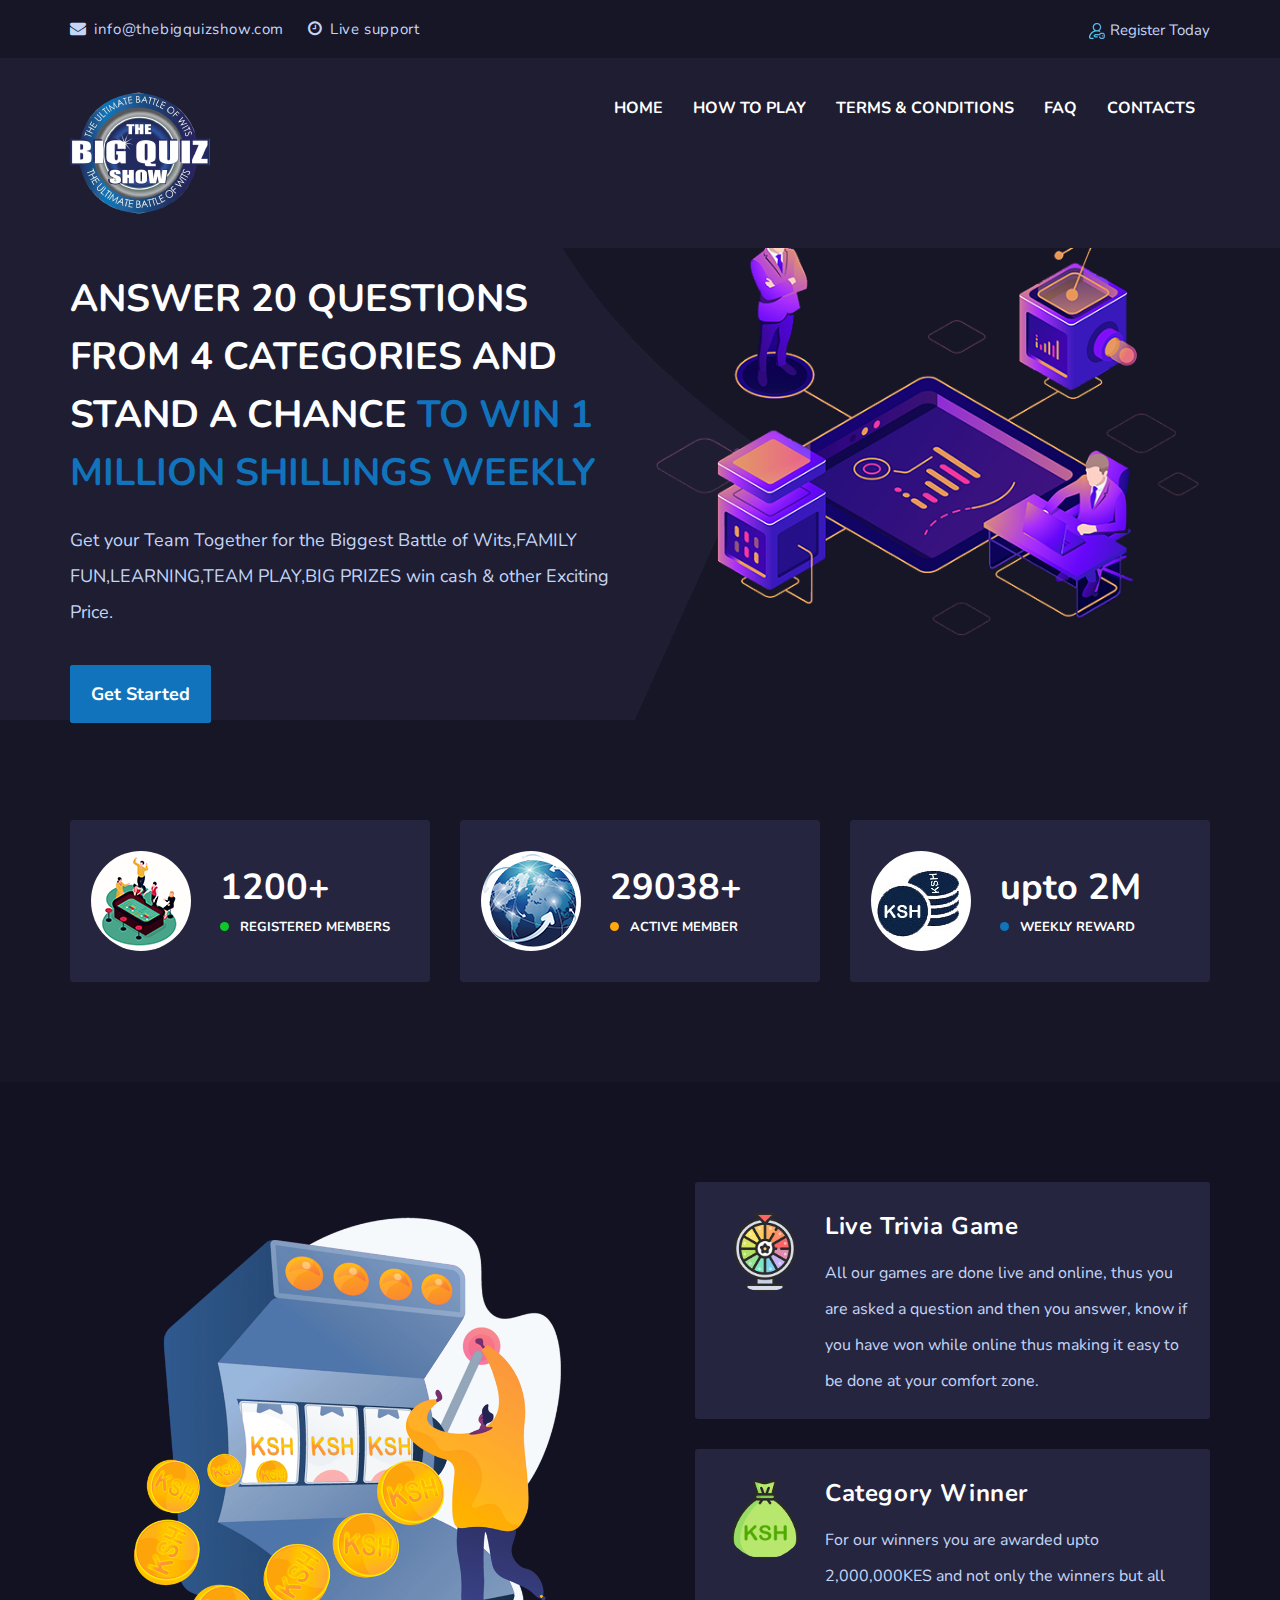
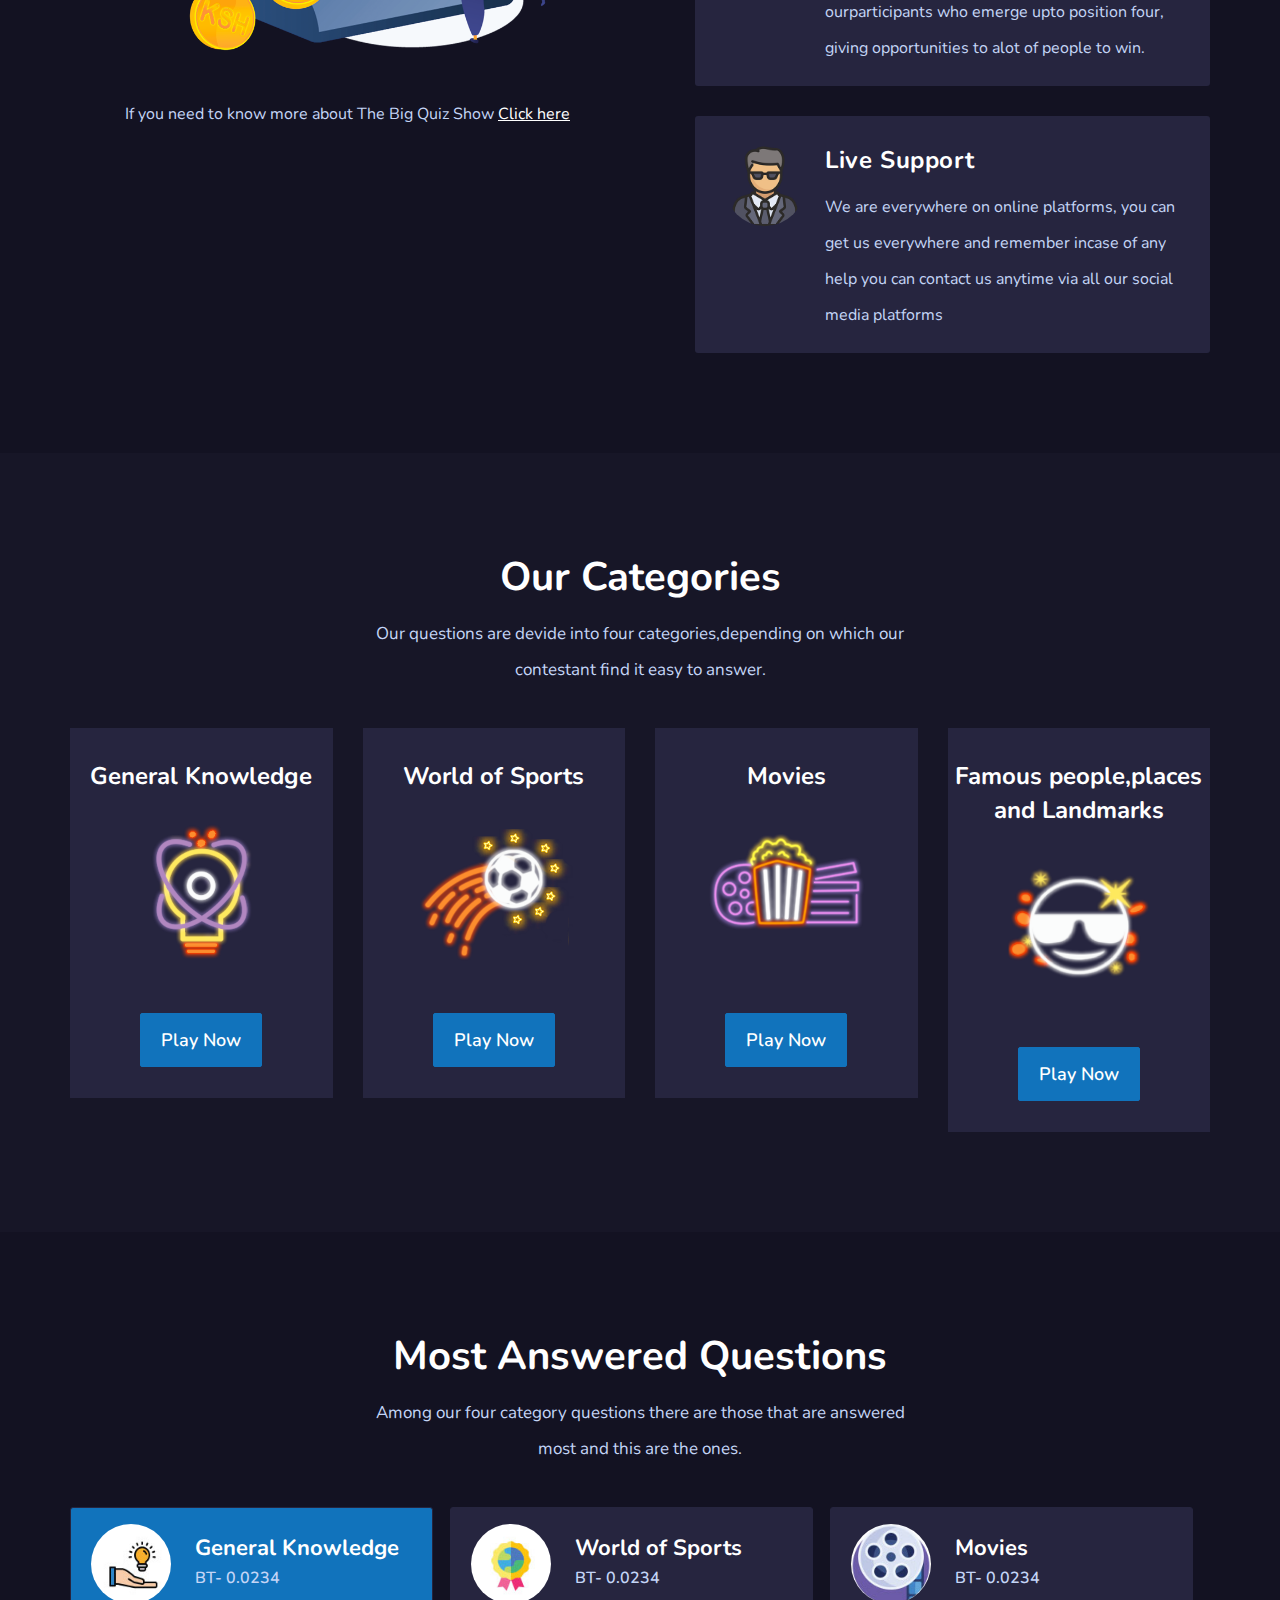
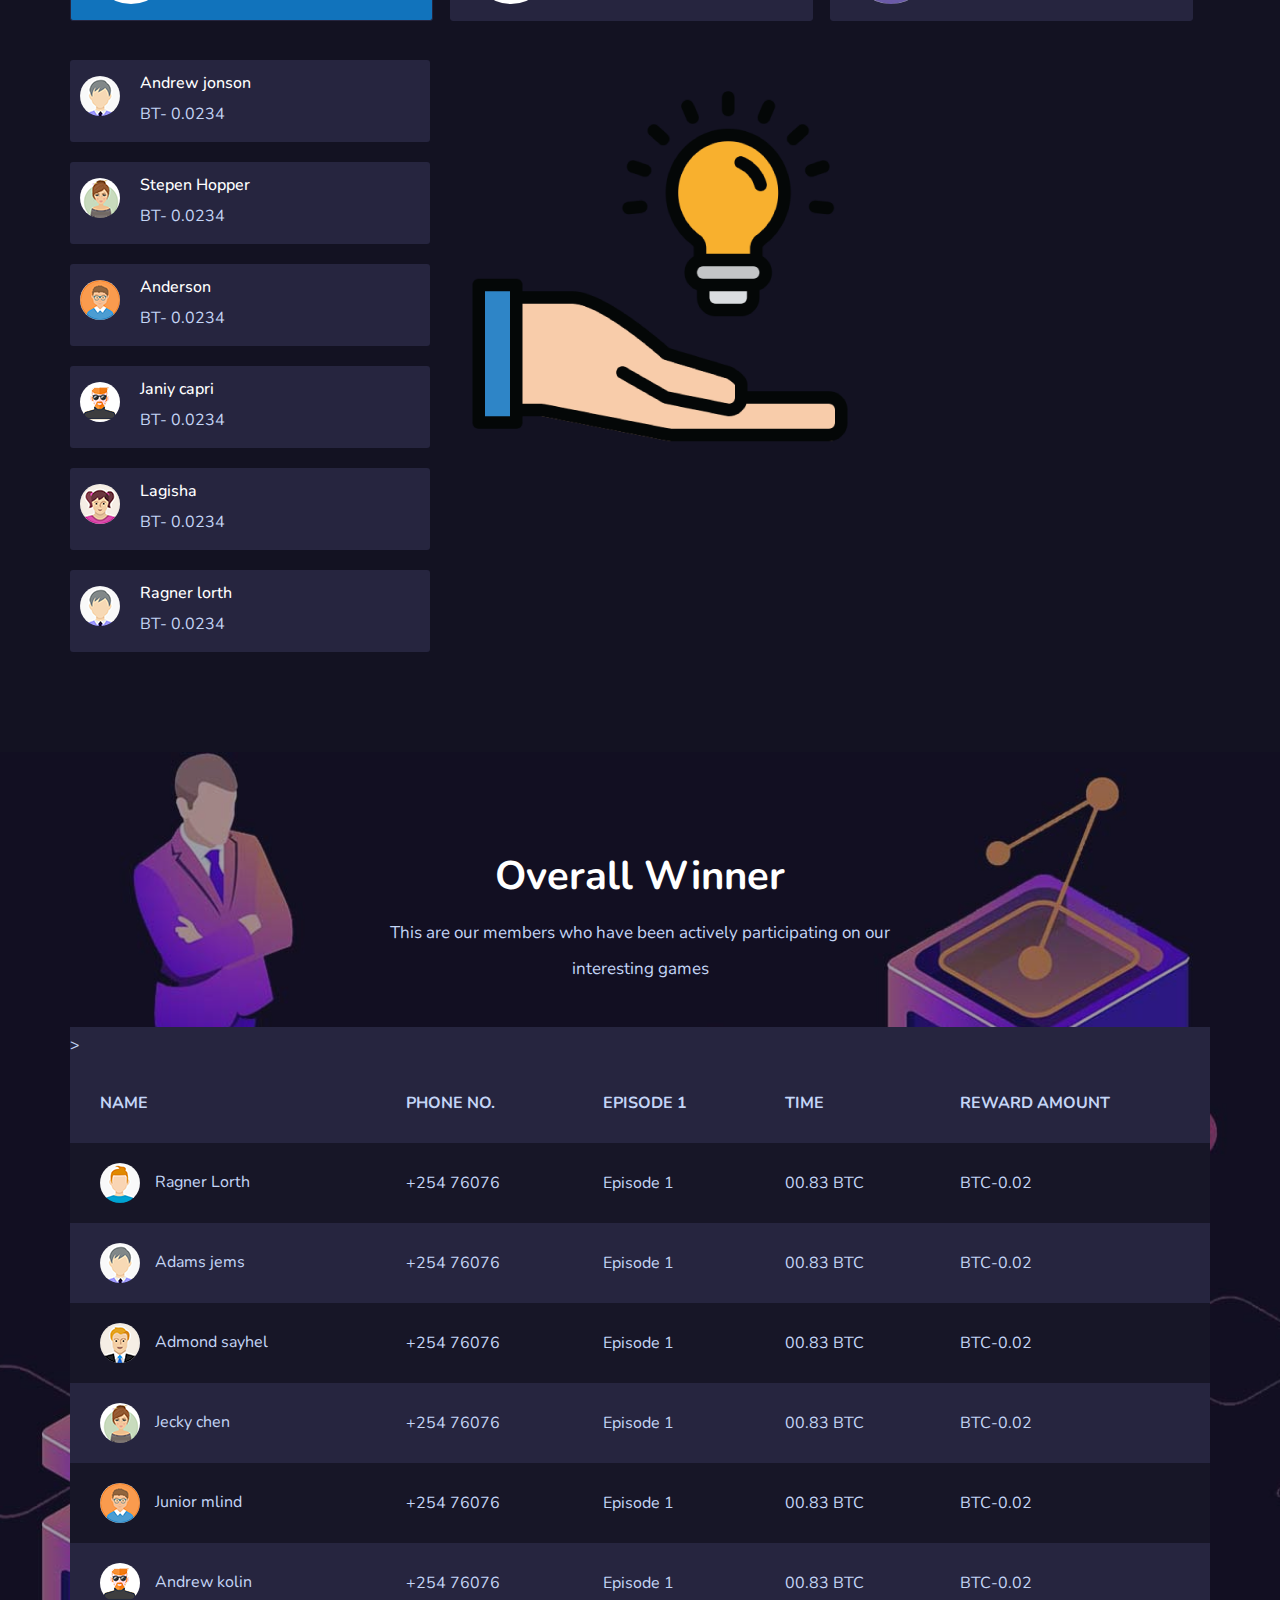
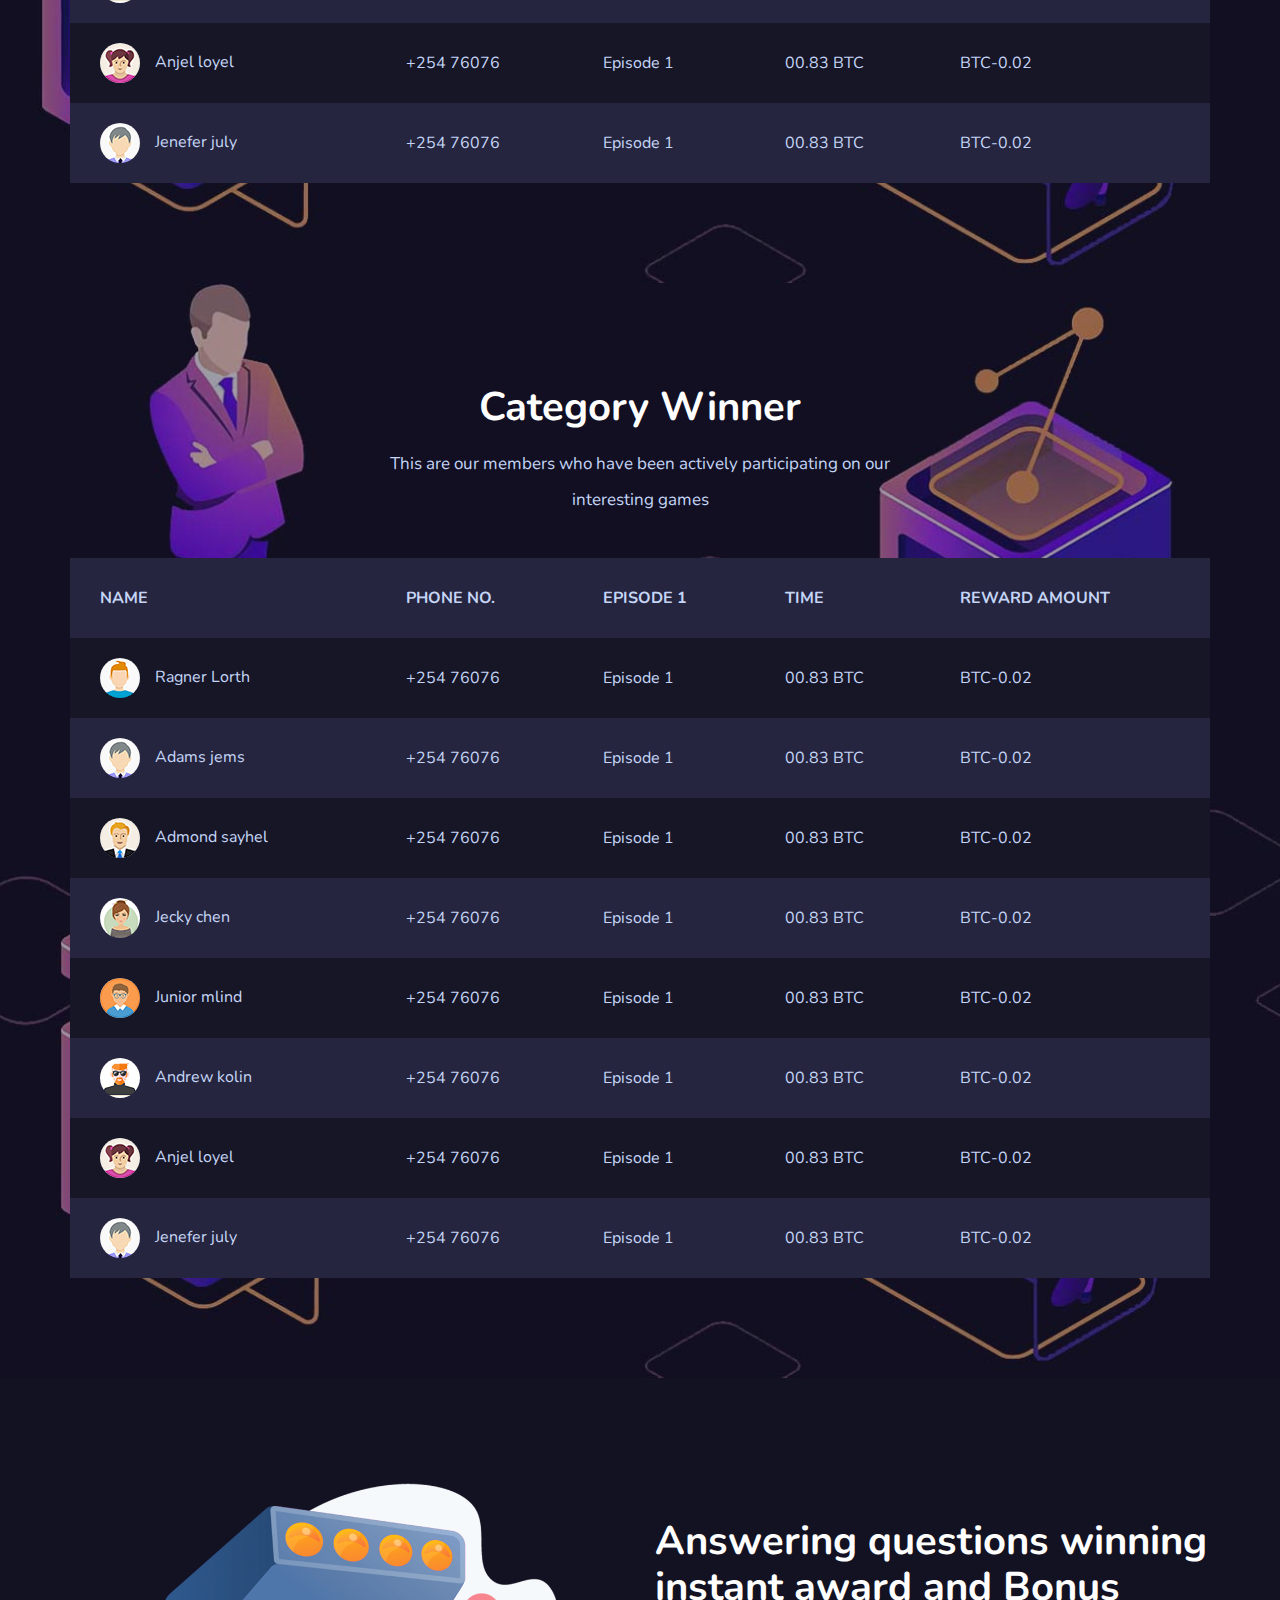
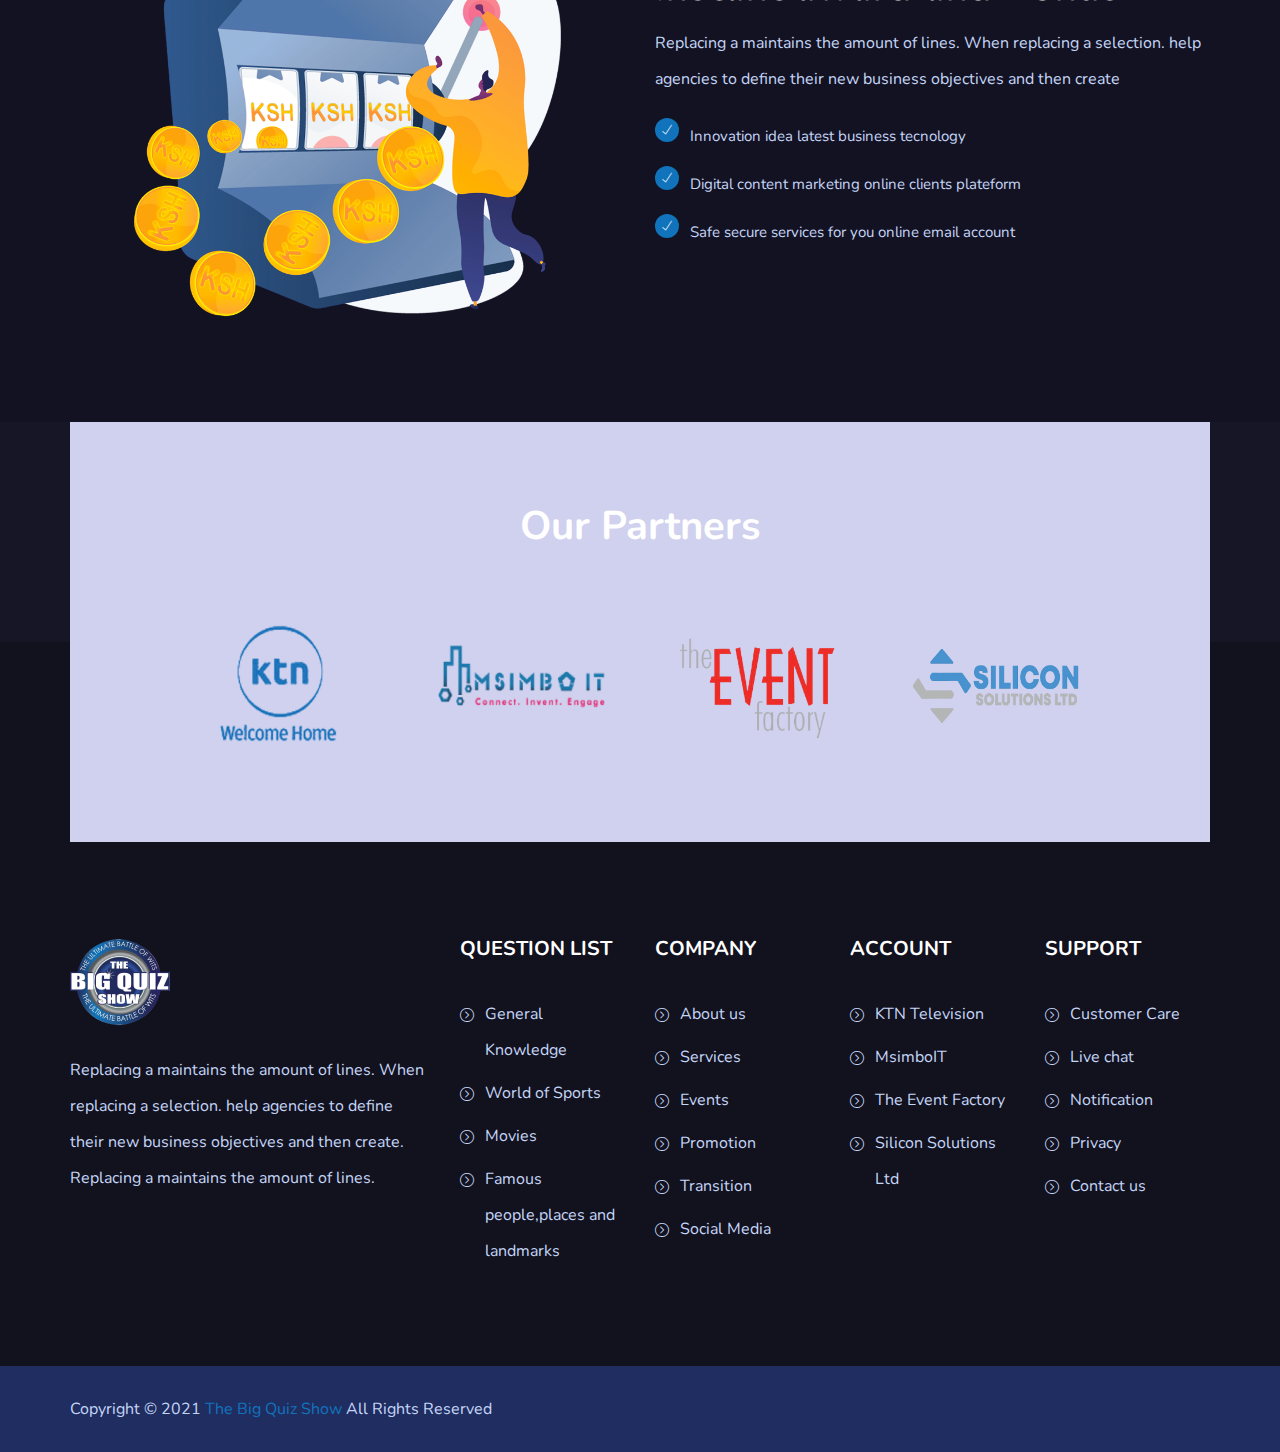
<file: index.html>
<!doctype html>
<html class="no-js" lang="en">
	

<head>
		<meta charset="utf-8">
		<meta http-equiv="x-ua-compatible" content="ie=edge">
		<title>The Big Quiz Show </title>
		<meta name="description" content="">
		<meta name="viewport" content="width=device-width, initial-scale=1">

		<!-- favicon -->		
		<link rel="shortcut icon" type="image/x-icon" href="img/logo/favicon.png">

		<!-- all css here -->

		<!-- bootstrap v3.3.6 css -->
		<link rel="stylesheet" href="css/bootstrap.min.css">
		<!-- owl.carousel css -->
		<link rel="stylesheet" href="css/owl.carousel.css">
		<link rel="stylesheet" href="css/owl.transitions.css">
       <!-- Animate css -->
        <link rel="stylesheet" href="css/animate.css">
        <!-- meanmenu css -->
        <link rel="stylesheet" href="css/meanmenu.min.css">
		<!-- font-awesome css -->
		<link rel="stylesheet" href="css/font-awesome.min.css">
		<link rel="stylesheet" href="css/themify-icons.css">
		<!-- magnific css -->
        <link rel="stylesheet" href="css/magnific.min.css">
		<!-- style css -->
		<link rel="stylesheet" href="style.css">
		<!-- responsive css -->
		<link rel="stylesheet" href="css/responsive.css">

		<!-- modernizr css -->
		<script src="js/vendor/modernizr-2.8.3.min.js"></script>
	</head>
		<body>

	

        <div id="preloader"></div>
        <header class="header-one">
            <!-- Start top bar -->
            <div class="topbar-area">
                <div class="container">
                    <div class="row">
                        <div class=" col-md-8 col-sm-8 col-xs-12">
                            <div class="topbar-left">
                                <ul>
                                    <li><a href="#"><i class="fa fa-envelope"></i> info@thebigquizshow.com</a></li>
                                    <li><a href="#"><i class="fa fa-clock-o"></i> Live support</a></li>
                                </ul>  
                            </div>
                        </div>
                        <div class="col-md-4 col-sm-4 col-xs-12">
                            <div class="topbar-right">
							 <ul>
                                
                                    <li><a href="signup.html"><img src="img/icon/login.png" alt="">Register Today</a>
                                </ul>
							</div>
                        </div>
                    </div>
                </div>
            </div>
            <!-- End top bar -->
            <!-- header-area start -->
            <div id="sticker" class="header-area hidden-xs">
                <div class="container">
                    <div class="row">
                        <!-- logo start -->
                        <div class="col-md-3 col-sm-3">
                            <div class="logo">
                                <!-- Brand -->
                                <a class="navbar-brand " href="index.html">
                                    <img src="img/logo/logo2.png" alt="">
                                </a>
                            </div>
                            <!-- logo end -->
                        </div>
                        <div class="col-md-9 col-sm-9">
                           
                            <!-- mainmenu start -->
                            <nav class="navbar navbar-default">
                                <div class="collapse navbar-collapse" id="navbar-example">
                                    <div class="main-menu">
                                        <ul class="nav navbar-nav navbar-right">
                                            <li><a class="pagess" href="index.html">Home</a>
                                               
                                            </li>
                                            <li><a class="pagess" href="about.html">How to play</a></li>
                                            <li><a class="pagess"href="terms.html">terms & Conditions</a></li>
                                            <li><a class="pagess"href="faq.html">FAQ</a></li>
                                            <li><a href="contact.html">contacts</a></li>
                                          
                                            </li>
                                     
                                           
                                        </ul>
                                    </div>
                                </div>
                            </nav>
                            <!-- mainmenu end -->
                        </div>
                    </div>
                </div>
            </div>
            <!-- header-area end -->
            <!-- mobile-menu-area start -->
            <div class="mobile-menu-area hidden-lg hidden-md hidden-sm">
                <div class="container">
                    <div class="row">
                        <div class="col-md-12">
                            <div class="mobile-menu">
                                <div class="logo">
                                    <a href="index.html"><img src="img/logo/logo2.png" alt="" /></a>
                                </div>
                                <nav id="dropdown">
                                    <ul>
                                        <li><a class="pagess" href="index.html">Home</a>
                                        
                                        </li>
                                        <li><a class="pagess" href="about.html">How to play</a></li>
                                        <li><a class="pagess" href="terms.html">Terms and condition</a></li>
                                        <li><a class="pagess" href="faq.html">faq</a></li>
                                        <li><a class="pagess" href="contact.html">Contact</a></li>
                                     
                                           
                                        </li>
                                 
                                                
                                                
                                                <li><a href="signup.html">Signup</a></li>
                                     
                                    </ul>
                                </nav>
                            </div>					
                        </div>
                    </div>
                </div>
            </div>
            <!-- mobile-menu-area end -->		
        </header>
        <!-- header end -->
        <!-- Start Slider Area -->
        <div class="intro-area">
            <div class="bg-wrapper">
            	<img src="img/background/slide-bg.png" alt="">
            </div>
			<div class="intro-content">
				<div class="slider-content">
					<div class="container">
						<div class="row">
							<div class="col-md-6 col-sm-6 col-xs-12">
								<div class="slide-all-text">
								    <!-- layer 1 -->
                                    <div class="layer-1 wow fadeInUp" data-wow-delay="0.3s">
                                        <h2 class="title2">Answer 20 questions from 4 categories and stand a chance <span class="color"> to win 1 million shillings weekly </span></h2>
                                    </div>
                                    <!-- layer 2 -->
                                    <div class="layer-2 wow fadeInUp" data-wow-delay="0.5s">
                                        <p>Get your Team Together for the Biggest Battle of Wits,FAMILY FUN,LEARNING,TEAM PLAY,BIG PRIZES win cash & other Exciting Price.</p>
                                    </div>
                                    <!-- layer 3 -->
                                    <div class="layer-3 wow fadeInUp" data-wow-delay="0.7s">
                                        <a href="#" class="ready-btn" >Get Started</a>
                                    </div>
								</div>
							</div>
							<div class="col-md-6 col-sm-6 hidden-xs">
								<div class="slide-images-inner wow fadeInUp" data-wow-delay="0.5s">
                                    <div class="slide-images">
                                        <img src="img/slider/s1.png" alt="">
                                    </div>
								</div>
							</div>
						</div>
					</div>
				</div>
			</div>
        </div>
        <!-- End Slider Area -->
        <!-- Start Achivement area -->
        <div class="achivement-area bg-color area-padding-2">
            <div class="container">
                 <div class="row">
                    <div class="achivement-content">
                        <div class="col-md-4 col-sm-4 col-xs-12">
                            <!-- fun_text  -->
                            <div class="single-achive first-achive">
                                <div class="achive-image">
                                    <img src="img/about/achive1.png" alt="">
                                </div>
                                <div class="achivement-text">
                                    <span class="achive-number">1200+</span>
                                    <h6>Registered Members</h6>
                                </div>
                            </div>
                        </div>
                        <div class="col-md-4 col-sm-4 col-xs-12">
                            <!-- fun_text  -->
                            <div class="single-achive second-achive">
                                <div class="achive-image">
                                    <img src="img/about/achive2.png" alt="">
                                </div>
                                <div class="achivement-text">
                                    <span class="achive-number">29038+</span>
                                    <h6>Active Member</h6>
                                </div>
                            </div>
                        </div>
                        <div class="col-md-4 col-sm-4 col-xs-12">
                            <!-- fun_text  -->
                            <div class="single-achive">
                                <div class="achive-image">
                                    <img src="img/about/achive3.jpg" alt="">
                                </div>
                                <div class="achivement-text">
                                    <span class="achive-number">upto 2M</span>
                                    <h6>Weekly Reward</h6>
                                </div>
                            </div>
                        </div>
                    </div>
                </div>
            </div>
        </div>
        <!-- End Achivement area -->
        <!-- Start About Area -->
        <div class="about-area bg-color-2 fix area-padding">
            <div class="container">
                <div class="row">
                    <div class="col-md-6 col-sm-12 col-xs-12">
                        <div class="about-content">
                            <div class="about-images">
                                <img src="img/about/ab.png" alt="">
                                <span class="more-text">If you need to know more about The Big Quiz Show <a href="about.html">Click here</a></span>
                            </div>
                        </div>
                    </div>
                    <div class="col-md-6 col-sm-12 col-xs-12">
                        <div class="support-all">
                            <!-- Start services -->
                            <div class="support-services">
                                <img class="support-images" src="img/about/ab-icon.png" alt="">
                                <div class="support-content">
                                    <h4>Live Trivia game</h4>
                                    <p>All our games are done live and online, thus you are asked a question and then you answer, know if you have won while online thus making it easy to be done at your comfort zone.</p>
                                </div>
                            </div>
                            <!-- Start services -->
                            <div class="support-services">
                                <img class="support-images" src="img/about/ab-icon2.png" alt="">
                                <div class="support-content">
                                    <h4>Category winner</h4>
                                    <p>For our winners you are awarded upto 2,000,000KES and not only the winners but all ourparticipants who emerge upto position four, giving opportunities to alot of people to win.</p>
                                </div>
                            </div>
                            <!-- Start services -->
                            <div class="support-services last-content">
                                <img class="support-images" src="img/about/ab-icon6.png" alt="">
                                <div class="support-content">
                                    <h4>Live Support</h4>
                                    <p>We are everywhere on online platforms, you can get us everywhere and remember incase of any help you can contact us anytime via all our social media platforms </p>
                                </div>
                            </div>
                        </div>
                        <!-- Start services -->
                    </div>
                 </div>
            </div>
        </div>
        <!-- End About Area -->
        <!-- Start Games Area -->
        <div class="games-area bg-color area-padding">
            <div class="container">
                <div class="row">
					<div class="col-md-12 col-sm-12 col-xs-12">
						<div class="section-headline text-center">
							<h3>Our Categories</h3>
							<p>Our questions are devide into four categories,depending on which our contestant find it easy to answer.</p>
						</div>
					</div>
				</div>
               <div class="row">
					<div class="all-games games-carousel">
                        <!-- single-games end-->
                        <div class="col-md-4 col-sm-6 col-xs-12">
                            <div class="single-games">
                                <h4>General Knowledge </h4> 
                                <div class="games-img">
                                    <img src="img/games/g1.png" alt="">
                                </div>
                                <a class="games-btn" href="#">Play Now</a>
                            </div>
                        </div>
                        <!-- single-games end-->
                        <div class="col-md-4 col-sm-6 col-xs-12">
                            <div class="single-games">
                                <h4>World of Sports</h4> 
                                <div class="games-img">
                                    <img src="img/games/g2.png" alt="">
                                </div>
                                <a class="games-btn" href="#">Play Now</a>
                            </div>
                        </div>
                        <!-- single-games end-->
                        <div class="col-md-4 col-sm-6 col-xs-12">
                            <div class="single-games">
                                <h4>Movies</h4> 
                                <div class="games-img">
                                    <img src="img/games/g3.png" alt="">
                                </div>
                                <a class="games-btn" href="#">Play Now</a>
                            </div>
                        </div>
                        <!-- single-games end-->
                        <div class="col-md-4 col-sm-6 col-xs-12">
                            <div class="single-games">
                                <h4>Famous people,places and Landmarks</h4> 
                                <div class="games-img">
                                    <img src="img/games/g4.png" alt="">
                                </div>
                                <a class="games-btn" href="#">Play Now</a>
                            </div>
                        </div>
                        <!-- single-games end-->
                      
                        <!-- single-games end-->
					</div>
                </div>
            </div>
        </div>
        <!-- Games area End -->
        <!-- Start games Area -->
        <div class="games-play-area bg-color-2 area-padding">
            <div class="container">
                <div class="row">
					<div class="col-md-12 col-sm-12 col-xs-12">
						<div class="section-headline text-center">
							<h3>Most Answered Questions</h3>
							<p>Among our four category questions there are those that are answered most and this are the ones.</p>
						</div>
					</div>
				</div>
                <div class="row">
					<!-- End single page -->
					<div class="col-md-12 col-sm-12 col-xs-12">
						<div class="tab-menu">
							 <!-- Nav tabs -->
							<ul class="nav nav-tabs" role="tablist">
								<li class="active">
								    <a href="#p-view-1" role="tab" data-toggle="tab">
							            <img class="cha-img" src="img/games/c1.jpg" alt="games image">
								        <span class="title-date">
								        	<span class="cha-title">General Knowledge </span>
								            <span class="cha-bit">BT- 0.0234</span>
								        </span>
								    </a>
								</li>
								<li>
								    <a href="#p-view-2" role="tab" data-toggle="tab">
							            <img class="cha-img" src="img/games/c2.jpg" alt="games image">
								        <span class="title-date">
								        	<span class="cha-title">World of Sports</span>
								            <span class="cha-bit">BT- 0.0234</span>
								        </span>
								    </a>
								</li>
								<li>
							        <a href="#p-view-3" role="tab" data-toggle="tab">
							            <img class="cha-img" src="img/games/c3.jpg" alt="games image">
								        <span class="title-date">
								        	<span class="cha-title">Movies</span>
								            <span class="cha-bit">BT- 0.0234</span>
								        </span>
								    </a>
								</li>
							</ul>
						</div>
					</div>
					<div class="col-md-12 col-sm-12 col-xs-12">
						<div class="tab-content">
							<div class="tab-pane active" id="p-view-1">
								<div class="tab-inner">
                                    <div class="Gaimer-zone row">
                                        <div class="col-md-4 col-sm-4 col-xs-12">
                                            <div class="gaimer-inner">
                                                <div class="gaimer-list">
                                                    <!-- single-gaimer-->
                                                    <div class="single-gaimer">
                                                        <img class="gaimer" src="img/icon/m1.png" alt="">
                                                        <div class="gaimer-content">
                                                            <h6>Andrew jonson</h6>
                                                            <span class="bit-mony">BT- 0.0234</span>
                                                        </div>
                                                    </div>
                                                    <!-- single-gaimer-->
                                                    <div class="single-gaimer">
                                                        <img class="gaimer" src="img/icon/m3.png" alt="">
                                                        <div class="gaimer-content">
                                                            <h6>Stepen Hopper</h6>
                                                            <span class="bit-mony">BT- 0.0234</span>
                                                        </div>
                                                    </div>
                                                    <!-- single-gaimer-->
                                                    <div class="single-gaimer">
                                                        <img class="gaimer" src="img/icon/m4.png" alt="">
                                                        <div class="gaimer-content">
                                                            <h6>Anderson</h6>
                                                            <span class="bit-mony">BT- 0.0234</span>
                                                        </div>
                                                    </div>
                                                    <!-- single-gaimer-->
                                                    <div class="single-gaimer">
                                                        <img class="gaimer" src="img/icon/m5.png" alt="">
                                                        <div class="gaimer-content">
                                                            <h6>Janiy capri</h6>
                                                            <span class="bit-mony">BT- 0.0234</span>
                                                        </div>
                                                    </div>
                                                    <!-- single-gaimer-->
                                                    <!-- single-gaimer-->
                                                    <div class="single-gaimer">
                                                        <img class="gaimer" src="img/icon/m6.png" alt="">
                                                        <div class="gaimer-content">
                                                            <h6>Lagisha</h6>
                                                            <span class="bit-mony">BT- 0.0234</span>
                                                        </div>
                                                    </div>
                                                    <!-- single-gaimer-->
                                                    <div class="single-gaimer last-content">
                                                        <img class="gaimer" src="img/icon/m7.png" alt="">
                                                        <div class="gaimer-content">
                                                            <h6>Ragner lorth</h6>
                                                            <span class="bit-mony">BT- 0.0234</span>
                                                        </div>
                                                    </div>
                                                    <!-- single-gaimer-->
                                                </div>
                                            </div>
                                        </div>
                                        <div class="col-md-8 col-sm-8 col-xs-12">
                                            <div class="single-page">
                                                <div class="page-img">
                                                    <img src="img/games/b1.png" alt="">
                                                   
                                                </div>
                                            </div>
								        </div>
								    </div>
								</div>
				            </div>
							<div class="tab-pane" id="p-view-2">
								<div class="tab-inner">
									<div class="Gaimer-zone row">
                                        <div class="col-md-4 col-sm-4 col-xs-12">
                                            <div class="gaimer-inner">
                                                <div class="gaimer-list">
                                                    <!-- single-gaimer-->
                                                    <div class="single-gaimer">
                                                        <img class="gaimer" src="img/icon/m7.png" alt="">
                                                        <div class="gaimer-content">
                                                            <h6>Ragner lorth</h6>
                                                            <span class="bit-mony">BT- 0.0234</span>
                                                        </div>
                                                    </div>
                                                    <!-- single-gaimer-->
                                                    <div class="single-gaimer">
                                                        <img class="gaimer" src="img/icon/m6.png" alt="">
                                                        <div class="gaimer-content">
                                                            <h6>Lagisha</h6>
                                                            <span class="bit-mony">BT- 0.0234</span>
                                                        </div>
                                                    </div>
                                                    <!-- single-gaimer-->
                                                    <div class="single-gaimer">
                                                        <img class="gaimer" src="img/icon/m4.png" alt="">
                                                        <div class="gaimer-content">
                                                            <h6>Anderson</h6>
                                                            <span class="bit-mony">BT- 0.0234</span>
                                                        </div>
                                                    </div>
                                                    <!-- single-gaimer-->
                                                    <div class="single-gaimer">
                                                        <img class="gaimer" src="img/icon/m5.png" alt="">
                                                        <div class="gaimer-content">
                                                            <h6>Janiy capri</h6>
                                                            <span class="bit-mony">BT- 0.0234</span>
                                                        </div>
                                                    </div>
                                                    <!-- single-gaimer-->
                                                    <div class="single-gaimer">
                                                        <img class="gaimer" src="img/icon/m3.png" alt="">
                                                        <div class="gaimer-content">
                                                            <h6>Stepen Hopper</h6>
                                                            <span class="bit-mony">BT- 0.0234</span>
                                                        </div>
                                                    </div>
                                                    <!-- single-gaimer-->
                                                    <div class="single-gaimer last-content">
                                                        <img class="gaimer" src="img/icon/m1.png" alt="">
                                                        <div class="gaimer-content">
                                                            <h6>Andrew jonson</h6>
                                                            <span class="bit-mony">BT- 0.0234</span>
                                                        </div>
                                                    </div>
                                                    <!-- single-gaimer-->
                                                </div>
                                            </div>
                                        </div>
                                        <div class="col-md-8 col-sm-8 col-xs-12">
                                            <div class="single-page">
                                                <div class="page-img">
                                                    <img src="img/games/b2.png" alt="">
                                                   
                                                </div>
                                            </div>
								        </div>
								    </div>
								</div>
							</div>
							<div class="tab-pane" id="p-view-3">
								<div class="tab-inner">
									<div class="Gaimer-zone row">
                                        <div class="col-md-4 col-sm-4 col-xs-12">
                                            <div class="gaimer-inner">
                                                <div class="gaimer-list">
                                                    <!-- single-gaimer-->
                                                    <div class="single-gaimer">
                                                        <img class="gaimer" src="img/icon/m1.png" alt="">
                                                        <div class="gaimer-content">
                                                            <h6>Andrew jonson</h6>
                                                            <span class="bit-mony">BT- 0.0234</span>
                                                        </div>
                                                    </div>
                                                    <!-- single-gaimer-->
                                                    <div class="single-gaimer">
                                                        <img class="gaimer" src="img/icon/m3.png" alt="">
                                                        <div class="gaimer-content">
                                                            <h6>Stepen Hopper</h6>
                                                            <span class="bit-mony">BT- 0.0234</span>
                                                        </div>
                                                    </div>
                                                    <!-- single-gaimer-->
                                                    <div class="single-gaimer">
                                                        <img class="gaimer" src="img/icon/m4.png" alt="">
                                                        <div class="gaimer-content">
                                                            <h6>Anderson</h6>
                                                            <span class="bit-mony">BT- 0.0234</span>
                                                        </div>
                                                    </div>
                                                    <!-- single-gaimer-->
                                                    <div class="single-gaimer">
                                                        <img class="gaimer" src="img/icon/m5.png" alt="">
                                                        <div class="gaimer-content">
                                                            <h6>Janiy capri</h6>
                                                            <span class="bit-mony">BT- 0.0234</span>
                                                        </div>
                                                    </div>
                                                    <!-- single-gaimer-->
                                                    <!-- single-gaimer-->
                                                    <div class="single-gaimer">
                                                        <img class="gaimer" src="img/icon/m6.png" alt="">
                                                        <div class="gaimer-content">
                                                            <h6>Lagisha</h6>
                                                            <span class="bit-mony">BT- 0.0234</span>
                                                        </div>
                                                    </div>
                                                    <!-- single-gaimer-->
                                                    <div class="single-gaimer last-content">
                                                        <img class="gaimer" src="img/icon/m7.png" alt="">
                                                        <div class="gaimer-content">
                                                            <h6>Ragner lorth</h6>
                                                            <span class="bit-mony">BT- 0.0234</span>
                                                        </div>
                                                    </div>
                                                    <!-- single-gaimer-->
                                                </div>
                                            </div>
                                        </div>
                                        <div class="col-md-8 col-sm-8 col-xs-12">
                                            <div class="single-page">
                                                <div class="page-img">
                                                    <img src="img/games/b3.png" alt="">
                                                   
                                                </div>
                                            </div>
								        </div>
								    </div>
								</div>
							</div>
						</div>
					</div>
					<!-- end column -->
				</div>
				<!-- end Row -->
            </div>
        </div>
        <!-- End games end -->
        <!--Start payment-history area -->
        <div class="payment-history-area bg-color fix area-padding">
            <div class="container">
                <div class="row">
					<div class="col-md-12 col-sm-12 col-xs-12">
						<div class="section-headline text-center">
							<h3>Overall winner</h3>
							<p>This are our members who have been actively participating on our interesting  games </p>
						</div>
					</div>
				</div>
                <div class="row">
                    <div class="col-md-12 col-sm-12 col-xs-12">
                        <div class="deposite-content">
                            <div class="diposite-box">
                                <div class="deposite-table">
                                    <table>
                                        <tr>
                                            <th>Name</th>
                                            <th>Phone no.</th>
                                            <th>Episode 1</th>
                                            <th>Time</th>
                                            <th>Reward Amount</th>
                                        </tr>
                                        <tr>
                                           <td><img src="img/icon/m.png" alt="">Ragner Lorth</td>
                                            <td>+254 76076</td>
                                            <td>Episode 1</td>
                                           
                                            <td>00.83 BTC</td>
                                            <td>BTC-0.02</td>
                                        </tr>
                                        <tr>
                                           <td><img src="img/icon/m1.png" alt="">Adams jems</td>
                                            <td>+254 76076</td>
                                              <td>Episode 1</td>
                                            
                                            <td>00.83 BTC</td>
                                            <td>BTC-0.02</td>
                                        </tr>
                                        <tr>
                                           <td><img src="img/icon/m2.png" alt="">Admond sayhel</td>
                                            <td>+254 76076</td>
                                            <td>Episode 1</td>
                                            
                                            <td>00.83 BTC</td>
                                            <td>BTC-0.02</td>
                                        </tr>
                                        <tr>
                                           <td><img src="img/icon/m3.png" alt="">Jecky chen</td>
                                            <td>+254 76076</td>
                                            <td>Episode 1</td>
                                      
                                            <td>00.83 BTC</td>
                                            <td>BTC-0.02</td>
                                        </tr>
                                        <tr>
                                           <td><img src="img/icon/m4.png" alt="">Junior mlind</td>
                                            <td>+254 76076</td>
                                            <td>Episode 1</td>
                                           
                                            <td>00.83 BTC</td>
                                            <td>BTC-0.02</td>
                                        </tr>
                                        <tr>
                                           <td><img src="img/icon/m5.png" alt="">Andrew kolin</td>
                                             <td>+254 76076</td>
                                             <td>Episode 1</td>>
                                           
                                            <td>00.83 BTC</td>
                                            <td>BTC-0.02</td>
                                        </tr>
                                        <tr>
                                           <td><img src="img/icon/m6.png" alt="">Anjel loyel</td>
                                           <td>+254 76076</td>
                                              <td>Episode 1</td>
                                           
                                            <td>00.83 BTC</td>
                                            <td>BTC-0.02</td>
                                        </tr>
                                        <tr>
                                           <td><img src="img/icon/m7.png" alt="">Jenefer july</td>
                                           <td>+254 76076</td>
                                           <td>Episode 1</td>
                                           
                                            <td>00.83 BTC</td>
                                            <td>BTC-0.02</td>
                                        </tr>
                                    </table>
                                </div>
                            </div>
                        </div>
                    </div>
                </div>
            </div>
        </div>
                <div class="payment-history-area bg-color fix area-padding">
            <div class="container">
                <div class="row">
                    <div class="col-md-12 col-sm-12 col-xs-12">
                        <div class="section-headline text-center">
                            <h3>Category winner</h3>
                            <p>This are our members who have been actively participating on our interesting  games </p>
                        </div>
                    </div>
                </div>
                <div class="row">
                    <div class="col-md-12 col-sm-12 col-xs-12">
                        <div class="deposite-content">
                            <div class="diposite-box">
                                <div class="deposite-table">
                                    <table>
                                     <tr>
                                            <th>Name</th>
                                            <th>Phone no.</th>
                                            <th>Episode 1</th>
                                            <th>Time</th>
                                            <th>Reward Amount</th>
                                        </tr>
                                        <tr>
                                           <td><img src="img/icon/m.png" alt="">Ragner Lorth</td>
                                            <td>+254 76076</td>
                                             <td>Episode 1</td>
                                           
                                            <td>00.83 BTC</td>
                                            <td>BTC-0.02</td>
                                        </tr>
                                        <tr>
                                           <td><img src="img/icon/m1.png" alt="">Adams jems</td>
                                             <td>+254 76076</td>
                                              <td>Episode 1</td>
                                            
                                            <td>00.83 BTC</td>
                                            <td>BTC-0.02</td>
                                        </tr>
                                        <tr>
                                           <td><img src="img/icon/m2.png" alt="">Admond sayhel</td>
                                             <td>+254 76076</td>
                                             <td>Episode 1</td>
                                            
                                            <td>00.83 BTC</td>
                                            <td>BTC-0.02</td>
                                        </tr>
                                        <tr>
                                           <td><img src="img/icon/m3.png" alt="">Jecky chen</td>
                                            <td>+254 76076</td>
                                            <td>Episode 1</td>
                                      
                                            <td>00.83 BTC</td>
                                            <td>BTC-0.02</td>
                                        </tr>
                                        <tr>
                                           <td><img src="img/icon/m4.png" alt="">Junior mlind</td>
                                           <td>+254 76076</td>
                                           <td>Episode 1</td>
                                           
                                            <td>00.83 BTC</td>
                                            <td>BTC-0.02</td>
                                        </tr>
                                        <tr>
                                           <td><img src="img/icon/m5.png" alt="">Andrew kolin</td>
                                            <td>+254 76076</td>
                                            <td>Episode 1</td>
                                           
                                            <td>00.83 BTC</td>
                                            <td>BTC-0.02</td>
                                        </tr>
                                        <tr>
                                           <td><img src="img/icon/m6.png" alt="">Anjel loyel</td>
                                            <td>+254 76076</td>
                                            <td>Episode 1</td>
                                           
                                            <td>00.83 BTC</td>
                                            <td>BTC-0.02</td>
                                        </tr>
                                        <tr>
                                           <td><img src="img/icon/m7.png" alt="">Jenefer july</td>
                                            <td>+254 76076</td>
                                            <td>Episode 1</td>
                                           
                                            <td>00.83 BTC</td>
                                            <td>BTC-0.02</td>
                                        </tr>
                                    </table>
                                </div>
                            </div>
                        </div>
                    </div>
                </div>
            </div>
        </div>
        <!-- End payment-history area -->
        <!-- Start Affiliate Area -->

        <!-- End Affiliate Area -->
        <!-- Start Overview Area -->
        <div class="overview-area bg-color-2 fix area-padding">
            <div class="container">
                <div class="row">
                    <div class="col-md-6 col-sm-6 col-xs-12">
                        <div class="overview-content">
                            <div class="overview-images">
                                <img src="img/about/ab.png" alt="">
                            </div>
                        </div>
                    </div>
                    <div class="col-md-6 col-sm-6 col-xs-12">
                        <div class="overview-text">
                            <h3>Answering questions winning instant award and Bonus </h3>
						    <p>Replacing a  maintains the amount of lines. When replacing a selection. help agencies to define their new business objectives and then create</p>
                            <ul>
                               <li><a href="#">Innovation idea latest business tecnology</a></li>
                                <li><a href="#">Digital content marketing online clients plateform</a></li>
                                <li><a href="#">Safe secure services for you online email account</a></li>
                            </ul>
                           

                        </div>
                    </div>
                </div>
            </div>
        </div>
        <!-- End Overview Area -->
        <!-- Start Blog Area-->
       
        <!-- End Blog Area-->
        <!-- Start Payments Area -->
        <div class="payment-area bg-color">
            <div class="container">
               <div class="row">
					<div class="inner-payment">
					    <div class="col-md-12 col-sm-12 col-xs-12">
                            <div class="section-headline text-center">
                                <h3>Our Partners</h3>
                            
                            </div>
                        </div>
                        <div class="col-md-12 col-sm-12 col-xs-12">
                            <div class="card-list">
                                <div class="single-card">
                                    <a href="#"><img src="img/brand/1.png" alt=""></a>
                                </div>
                                <div class="single-card">
                                    <a href="#"><img src="img/brand/2.png" alt=""></a>
                                </div>
                                <div class="single-card">
                                    <a href="#"><img src="img/brand/3.png" alt=""></a>
                                </div>
                                <div class="single-card">
                                    <a href="#"><img src="img/brand/4.png" alt=""></a>
                                </div>
                              
                            </div>
                        </div>
					</div>
                </div>
            </div>
        </div>
        <!-- End Payments Area -->
        <!-- Start Footer Area -->
        <footer class="footer-1">
            <div class="footer-area">
                <div class="container">
                    <div class="row">
                       <div class="col-md-4 col-sm-6 col-xs-12">
                            <div class="footer-content logo-footer">
                                <div class="footer-head">
                                    <div class="footer-logo">
                                    	<a class="footer-black-logo" href="#"><img src="img/logo/logo.png" alt=""></a>
                                    </div>
                                    <p>
                                        Replacing a  maintains the amount of lines. When replacing a selection. help agencies to define their new business objectives and then create. Replacing a  maintains the amount of lines. 
                                    </p>
                                  
                                </div>
                            </div>
                        </div>
                        <!-- end single footer -->
                        <div class="col-md-2 col-sm-3 col-xs-12">
                            <div class="footer-content">
                                <div class="footer-head">
                                    <h4>Question list</h4>
                                    <ul class="footer-list">
                                        <li><a href="#">General Knowledge</a></li>
                                        <li><a href="#">World of Sports</a></li>
                                        <li><a href="#">Movies</a></li>
                                        <li><a href="#">Famous people,places and landmarks</a></li>
                                       
                                    </ul>
                                </div>
                            </div>
                        </div>
                        <!-- end single footer -->
                        <div class="col-md-2 col-sm-3 col-xs-12">
                            <div class="footer-content">
                                <div class="footer-head">
                                    <h4>Company</h4>
                                    <ul class="footer-list">
                                        <li><a href="#">About us</a></li>
                                        <li><a href="#">Services </a></li>
                                        <li><a href="#">Events</a></li>
                                        <li><a href="#">Promotion</a></li>
                                        <li><a href="#">Transition</a></li>
                                        <li><a href="#">Social Media</a></li>
                                    </ul>
                                </div>
                            </div>
                        </div>
                        <!-- end single footer -->
                        <div class="col-md-2 hidden-sm col-xs-12">
                            <div class="footer-content">
                                <div class="footer-head">
                                    <h4>Account</h4>
                                    <ul class="footer-list">
                                        <li><a href="#">KTN Television</a></li>
                                        <li><a href="#">MsimboIT</a></li>
                                        <li><a href="#">The Event Factory</a></li>
                                        <li><a href="#">Silicon Solutions Ltd</a></li>
                                       
                                    </ul>
                                </div>
                            </div>
                        </div>
                        <!-- end single footer -->
                        <div class="col-md-2 hidden-sm col-xs-12">
                             <div class="footer-content last-content">
                                <div class="footer-head">
                                    <h4>Support</h4>
                                    <ul class="footer-list">
                                        <li><a href="#">Customer Care</a></li>
                                        <li><a href="#">Live chat</a></li>
                                        <li><a href="#">Notification</a></li>
                                        <li><a href="#">Privacy</a></li>
                                       
                                        <li><a href="#">Contact us </a></li>
                                    </ul>
                                </div>
                            </div>
                        </div>
                    </div>
                </div>
            </div>
            <!-- Start Footer Bottom Area -->
            <div class="footer-area-bottom">
                <div class="container">
                    <div class="row">
                        <div class="col-md-6 col-sm-6 col-xs-12">
                            <div class="copyright">
                                <p>
                                    Copyright © 2021
                                    <a href="#">The Big Quiz Show</a> All Rights Reserved
                                </p>
                            </div>
                        </div>
                    </div>
                </div>
            </div>
            <!-- End Footer Bottom Area -->
        </footer>
        <!-- End Footer Area -->
		
		<!-- all js here -->

		<!-- jquery latest version -->
		<script src="js/vendor/jquery-1.12.4.min.js"></script>
		<!-- bootstrap js -->
		<script src="js/bootstrap.min.js"></script>
		<!-- owl.carousel js -->
		<script src="js/owl.carousel.min.js"></script>
		<!-- magnific js -->
        <script src="js/magnific.min.js"></script>
        <!-- wow js -->
        <script src="js/wow.min.js"></script>
        <!-- meanmenu js -->
        <script src="js/jquery.meanmenu.js"></script>
		<!-- Form validator js -->
		<script src="js/form-validator.min.js"></script>
		<!-- plugins js -->
		<script src="js/plugins.js"></script>
		<!-- main js -->
		<script src="js/main.js"></script>
	</body>


</html>
</file>
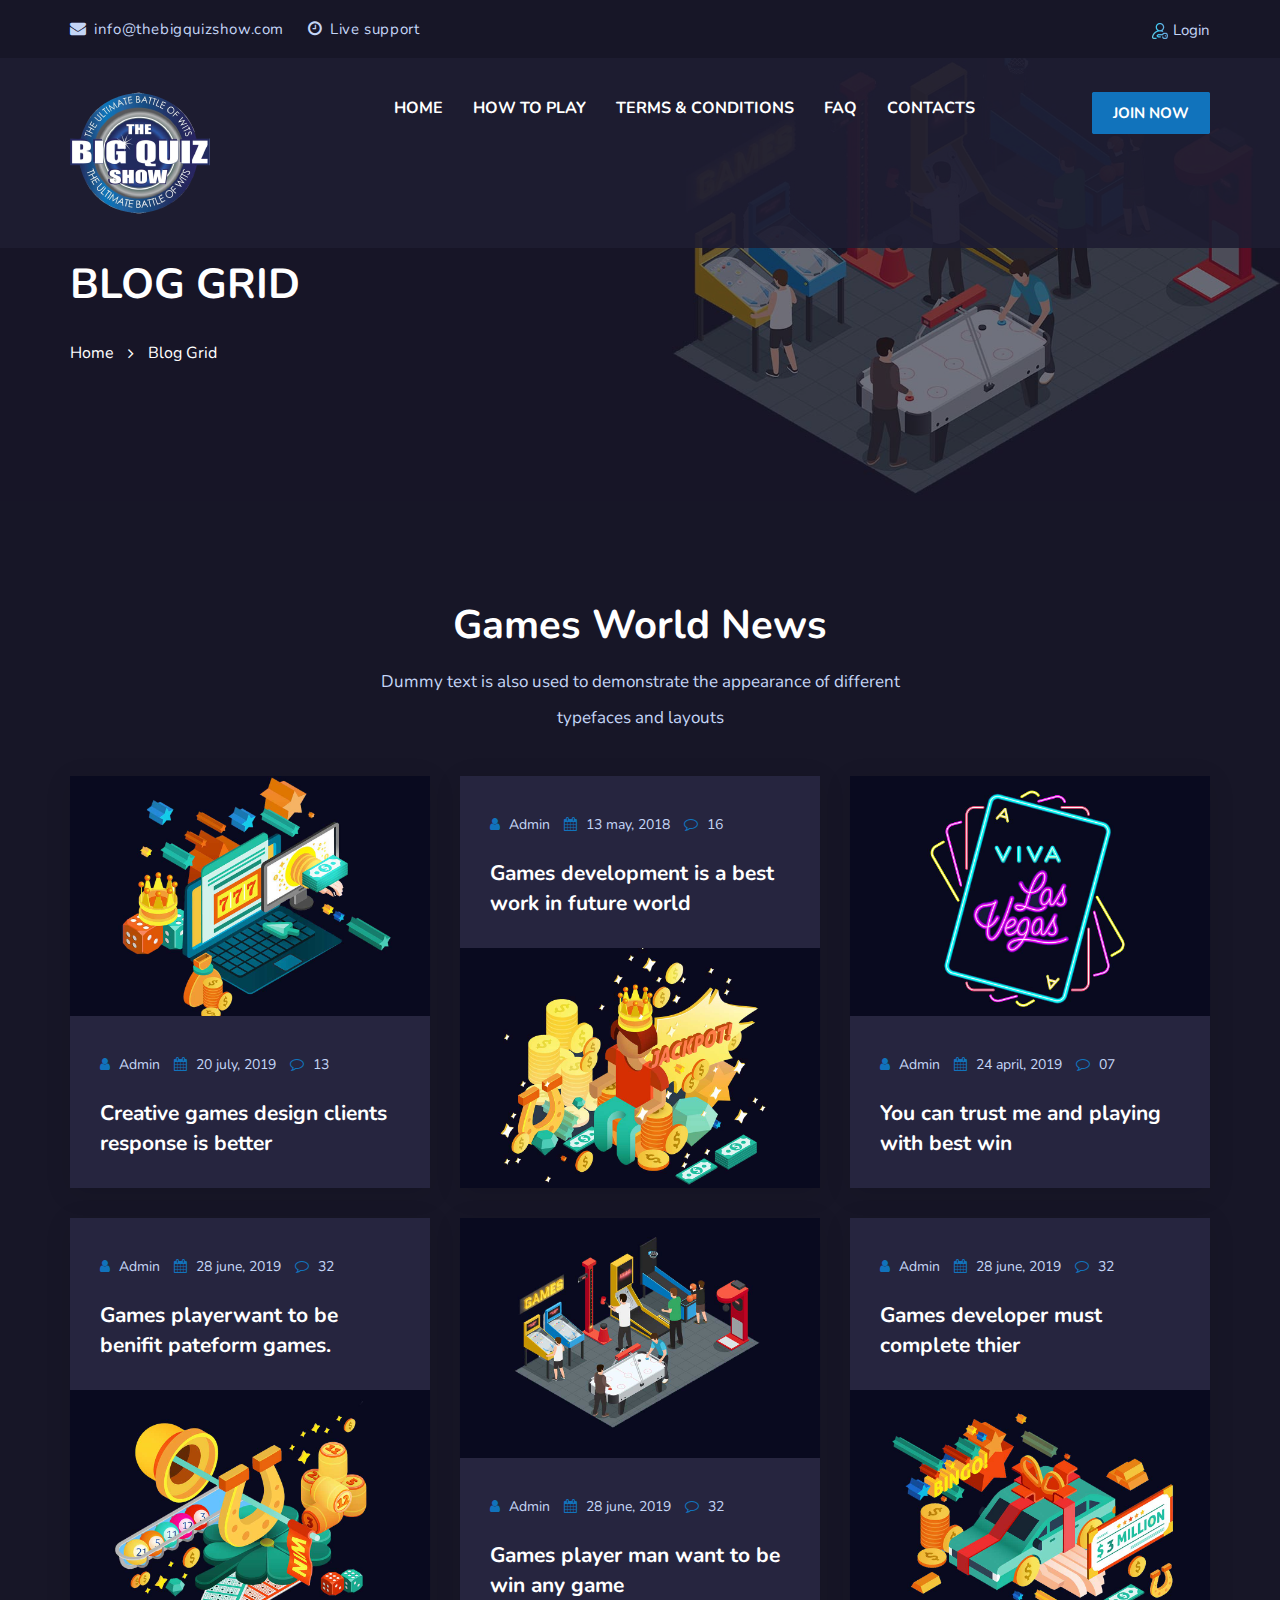
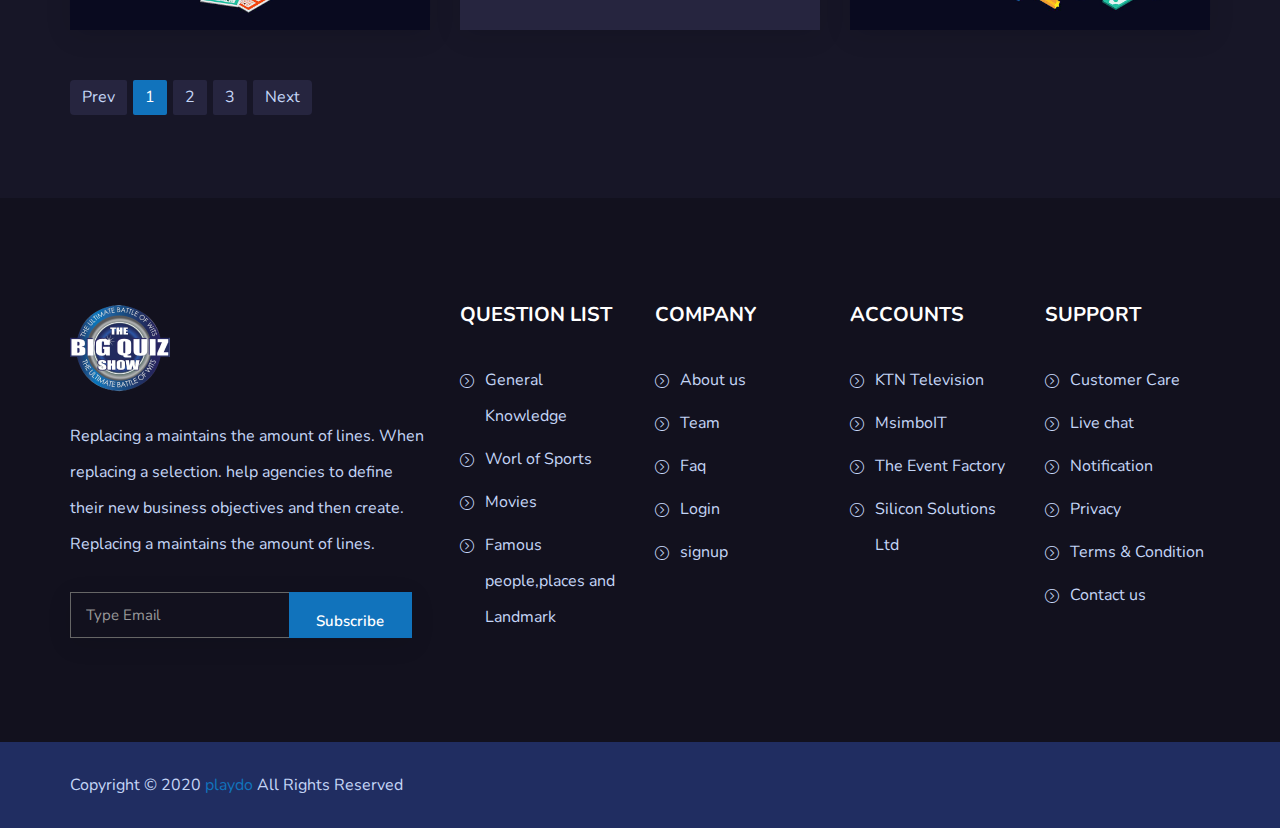
<file: blog.html>
<!doctype html>
<html class="no-js" lang="en">
	
<!-- Mirrored from rockstheme.com/rocks/playdo-live/blog.html by HTTrack Website Copier/3.x [XR&CO'2014], Tue, 26 Jan 2021 11:05:36 GMT -->
<head>
		<meta charset="utf-8">
		<meta http-equiv="x-ua-compatible" content="ie=edge">
		<title>Blog Grid | The Big Quiz Show </title>
		<meta name="description" content="">
		<meta name="viewport" content="width=device-width, initial-scale=1">

		<!-- favicon -->		
		<link rel="shortcut icon" type="image/x-icon" href="img/logo/favicon.ico">

		<!-- all css here -->

		<!-- bootstrap v3.3.6 css -->
		<link rel="stylesheet" href="css/bootstrap.min.css">
		<!-- owl.carousel css -->
		<link rel="stylesheet" href="css/owl.carousel.css">
		<link rel="stylesheet" href="css/owl.transitions.css">
       <!-- Animate css -->
        <link rel="stylesheet" href="css/animate.css">
        <!-- meanmenu css -->
        <link rel="stylesheet" href="css/meanmenu.min.css">
		<!-- font-awesome css -->
		<link rel="stylesheet" href="css/font-awesome.min.css">
		<link rel="stylesheet" href="css/themify-icons.css">
		<!-- magnific css -->
        <link rel="stylesheet" href="css/magnific.min.css">
		<!-- style css -->
		<link rel="stylesheet" href="style.css">
		<!-- responsive css -->
		<link rel="stylesheet" href="css/responsive.css">

		<!-- modernizr css -->
		<script src="js/vendor/modernizr-2.8.3.min.js"></script>
	</head>
		<body>

		<!--[if lt IE 8]>
			<p class="browserupgrade">You are using an <strong>outdated</strong> browser. Please <a href="http://browsehappy.com/">upgrade your browser</a> to improve your experience.</p>
		<![endif]-->

        <div id="preloader"></div>
        <header class="header-one">
            <!-- Start top bar -->
            <div class="topbar-area">
                <div class="container">
                    <div class="row">
                        <div class=" col-md-8 col-sm-8 col-xs-12">
                            <div class="topbar-left">
                                <ul>
                                    <li><a href="#"><i class="fa fa-envelope"></i> info@thebigquizshow.com</a></li>
                                    <li><a href="#"><i class="fa fa-clock-o"></i> Live support</a></li>
                                </ul>  
                            </div>
                        </div>
                        <div class="col-md-4 col-sm-4 col-xs-12">
                            <div class="topbar-right">
								<ul>
                                   
                                     
                                    </li>
                                    <li><a href="#"><img src="img/icon/login.png" alt="">Login</a>
                                </ul>
							</div>
                        </div>
                    </div>
                </div>
            </div>
            <!-- End top bar -->
            <!-- header-area start -->
            <div id="sticker" class="header-area header-area-2 hidden-xs">
                <div class="container">
                    <div class="row">
                        <!-- logo start -->
                        <div class="col-md-3 col-sm-3">
                            <div class="logo">
                                <!-- Brand -->
                                <a class="navbar-brand " href="index.html">
                                    <img src="img/logo/logo2.png" alt="">
                                </a>
                            </div>
                            <!-- logo end -->
                        </div>
                        <div class="col-md-9 col-sm-9">
                            <div class="header-right-link">
                                <!-- search option end -->
								<a class="s-menu" href="login.html">Join now</a>
                            </div>
                            <!-- mainmenu start -->
                            <nav class="navbar navbar-default">
                                <div class="collapse navbar-collapse" id="navbar-example">
                                    <div class="main-menu">
                                        <ul class="nav navbar-nav navbar-right">
                                            <li><a class="pagess" href="index.html">Home</a>
                                              
                                            </li>      
                                            <li><a class="pagess" href="about.html">How to play</a></li>
                                            <li><a class="pagess"href="terms.html">terms & Conditions</a></li>
                                            <li><a class="pagess"href="faq.html">FAQ</a></li>
                                            <li><a href="contact.html">contacts</a></li>
                                          
                                            </li>
                                     
                                        </ul>
                                    </div>
                                </div>
                            </nav>
                            <!-- mainmenu end -->
                        </div>
                    </div>
                </div>
            </div>
            <!-- header-area end -->
            <!-- mobile-menu-area start -->
            <div class="mobile-menu-area hidden-lg hidden-md hidden-sm">
                <div class="container">
                    <div class="row">
                        <div class="col-md-12">
                            <div class="mobile-menu">
                                <div class="logo">
                                    <a href="index.html"><img src="img/logo/logo2.png" alt="" /></a>
                                </div>
                                <nav id="dropdown">
                                    <ul>
                                        <li><a class="pagess" href="index.html">Home</a>
                                            
                                        </li>
                                        <li><a class="pagess" href="play.html">Play</a></li>
                                        <li><a class="pagess" href="#">Games</a>
                                            <ul class="sub-menu">
                                                <li><a href="games.html">All Games</a></li>
                                                
                                            </ul>
                                        </li>
                                        
                                        <li><a class="pagess" href="#">Pages</a>
                                            <ul class="sub-menu">
                                               <li><a href="about.html">About</a></li>
                                                <li><a href="team.html">team</a></li>
                                                <li><a href="faq.html">FAQ</a></li>
                                               
                                                <li><a href="login.html">Login</a></li>
                                                <li><a href="signup.html">Signup</a></li>
                                                
                                                
                                            </ul>
                                        </li>
                                        <li><a class="pagess" href="#">Blog</a>
                                          <ul class="sub-menu">
                                                    <li><a href="blog.html">Blog grid</a></li>
                                                  
                                                </ul>
                                        </li>
                                        <li><a href="contact.html">contacts</a></li>
                                    </ul>
                                </nav>
                            </div>					
                        </div>
                    </div>
                </div>
            </div>
            <!-- mobile-menu-area end -->		
        </header>
        <!-- header end -->
        <!-- Start Bottom Header -->
        <div class="page-area">
            <div class="breadcumb-overlay"></div>
            <div class="container">
                <div class="row">
                    <div class="col-md-12 col-sm-12 col-xs-12">
                        <div class="breadcrumb">
                            <div class="section-headline">
                                <h2>Blog Grid </h2>
                            </div>
                            <ul>
                                <li class="home-bread">Home</li>
                                <li>Blog Grid </li>
                            </ul>
                        </div>
                    </div>
                </div>
            </div>
        </div>
        <!-- END Header -->
        <!-- Start Blog Area-->
        <div class="blog-area fix bg-color area-padding-2">
            <div class="container">
                <div class="row">
					<div class="col-md-12 col-sm-12 col-xs-12">
						<div class="section-headline text-center">
                            <h3>Games world news</h3>
							<p>Dummy text is also used to demonstrate the appearance of different typefaces and layouts</p>
						</div>
					</div>
				</div>
                <div class="row">
                    <div class="blog home-blog">
                        <div class="col-md-4 col-sm-6 col-xs-12">
                            <div class="single-blog">
                               <div class="blog-image">
									<a class="image-scale" href="#">
										<img src="img/blog/b1.jpg" alt="">
									</a>
								</div>
                                <div class="blog-content">
                                   <div class="blog-meta">
                                        <span class="admin-type">
                                            <i class="fa fa-user"></i>
                                            Admin
                                        </span>
                                        <span class="date-type">
                                            <i class="fa fa-calendar"></i>
                                            20 july, 2019
                                        </span>
                                        <span class="comments-type">
                                            <i class="fa fa-comment-o"></i>
                                            13
                                        </span>
                                    </div>
                                    <a href="#">
                                        <h4>Creative games design clients response is better</h4>
                                    </a>
                                </div>
                            </div>
                        </div>
                        <!-- End single blog -->
                        <div class="col-md-4 col-sm-6 col-xs-12">
                            <div class="single-blog">
                                <div class="blog-content">
                                   <div class="blog-meta">
                                       <span class="admin-type">
                                            <i class="fa fa-user"></i>
                                            Admin
                                        </span>
                                        <span class="date-type">
                                           <i class="fa fa-calendar"></i>
                                            13 may, 2018
                                        </span>
                                        <span class="comments-type">
                                            <i class="fa fa-comment-o"></i>
                                            16
                                        </span>
                                    </div>
                                    <a href="#">
                                        <h4>Games development is a best work in future world</h4>
                                    </a>
                                </div>
                                <div class="blog-image">
									<a class="image-scale" href="#">
										<img src="img/blog/b2.jpg" alt="">
									</a>
								</div>
                            </div>
                        </div>
                        <div class="col-md-4 col-sm-6 col-xs-12">
                            <div class="single-blog">
                                <div class="blog-image">
									<a class="image-scale" href="#">
										<img src="img/blog/b3.jpg" alt="">
									</a>
								</div>
                                <div class="blog-content">
                                   <div class="blog-meta">
                                        <span class="admin-type">
                                            <i class="fa fa-user"></i>
                                            Admin
                                        </span>
                                        <span class="date-type">
                                           <i class="fa fa-calendar"></i>
                                            24 april, 2019
                                        </span>
                                        <span class="comments-type">
                                            <i class="fa fa-comment-o"></i>
                                            07
                                        </span>
                                    </div>
                                    <a href="#">
                                        <h4>You can trust me and playing with best win</h4>
                                    </a>
                                </div>
                            </div>
                        </div>
                        <!-- End single blog -->
                        <div class="col-md-4 col-sm-6 col-xs-12">
                            <div class="single-blog">
                                <div class="blog-content">
                                    <div class="blog-meta">
                                        <span class="admin-type">
                                            <i class="fa fa-user"></i>
                                            Admin
                                        </span>
                                        <span class="date-type">
                                           <i class="fa fa-calendar"></i>
                                            28 june, 2019
                                        </span>
                                        <span class="comments-type">
                                            <i class="fa fa-comment-o"></i>
                                            32
                                        </span>
                                    </div>
                                    <a href="#">
                                        <h4>Games playerwant to be benifit pateform games.</h4>
                                    </a>
                                </div>
                                <div class="blog-image">
									<a class="image-scale" href="#">
										<img src="img/blog/b4.jpg" alt="">
									</a>
								</div> 
                            </div>
                        </div>
                        <!-- End single blog -->
                        <div class="col-md-4 col-sm-6 col-xs-12">
                            <div class="single-blog">
                                <div class="blog-image">
									<a class="image-scale" href="#">
										<img src="img/blog/b5.jpg" alt="">
									</a>
								</div>
                                <div class="blog-content">
                                    <div class="blog-meta">
                                        <span class="admin-type">
                                            <i class="fa fa-user"></i>
                                            Admin
                                        </span>
                                        <span class="date-type">
                                           <i class="fa fa-calendar"></i>
                                            28 june, 2019
                                        </span>
                                        <span class="comments-type">
                                            <i class="fa fa-comment-o"></i>
                                            32
                                        </span>
                                    </div>
                                    <a href="#">
                                        <h4>Games player man want to be win any game</h4>
                                    </a>
                                </div> 
                            </div>
                        </div>
                        <!-- End single blog -->
                        <div class="col-md-4 col-sm-6 col-xs-12">
                            <div class="single-blog">
                                <div class="blog-content">
                                    <div class="blog-meta">
                                        <span class="admin-type">
                                            <i class="fa fa-user"></i>
                                            Admin
                                        </span>
                                        <span class="date-type">
                                           <i class="fa fa-calendar"></i>
                                            28 june, 2019
                                        </span>
                                        <span class="comments-type">
                                            <i class="fa fa-comment-o"></i>
                                            32
                                        </span>
                                    </div>
                                    <a href="#">
                                        <h4>Games developer must complete thier</h4>
                                    </a>
                                </div>
                                <div class="blog-image">
									<a class="image-scale" href="#">
										<img src="img/blog/b6.jpg" alt="">
									</a>
								</div>
                            </div>
                        </div>
                        <!-- End single blog -->
                        <div class="col-md-12 col-sm-12 col-xs-12">
                            <div class="blog-pagination">
                                <ul class="pagination">
                                   <li><a href="#">Prev</a></li>
                                   <li class="active"><a href="#">1</a></li>
                                   <li><a href="#">2</a></li>
                                   <li><a href="#">3</a></li>
                                   <li><a href="#">Next</a></li>
                                </ul>
                            </div>	
                        </div>
                        <!-- End single blog -->
                    </div>
                </div>
                <!-- End row -->
            </div>
        </div>
        <!-- End Blog Area-->
        <!-- Start Footer Area -->
        <footer class="footer-1">
            <div class="footer-area page-footer">
                <div class="container">
                    <div class="row">
                       <div class="col-md-4 col-sm-6 col-xs-12">
                            <div class="footer-content logo-footer">
                                <div class="footer-head">
                                    <div class="footer-logo">
                                    	<a class="footer-black-logo" href="#"><img src="img/logo/logo.png" alt=""></a>
                                    </div>
                                    <p>
                                        Replacing a  maintains the amount of lines. When replacing a selection. help agencies to define their new business objectives and then create. Replacing a  maintains the amount of lines. 
                                    </p>
                                    <div class="subs-feilds">
                                        <div class="suscribe-input">
                                            <input type="email" class="email form-control width-80" id="sus_email" placeholder="Type Email">
                                            <button type="submit" id="sus_submit" class="add-btn">Subscribe</button>
                                        </div>
                                    </div>
                                </div>
                            </div>
                        </div>
                        <!-- end single footer -->
                        <div class="col-md-2 col-sm-3 col-xs-12">
                            <div class="footer-content">
                                <div class="footer-head">
                                    <h4>Question list</h4>
                                    <ul class="footer-list">
                                        <li><a href="#">General Knowledge</a></li>
                                        <li><a href="#">Worl of Sports</a></li>
                                        <li><a href="#">Movies</a></li>
                                        <li><a href="#">Famous people,places and Landmark</a></li>
                                    </ul>
                                </div>
                            </div>
                        </div>
                        <!-- end single footer -->
                        <div class="col-md-2 col-sm-3 col-xs-12">
                            <div class="footer-content">
                                <div class="footer-head">
                                    <h4>Company</h4>
                                    <ul class="footer-list">
                                        <li><a href="#">About us</a></li>
                                        <li><a href="#">Team </a></li>
                                        <li><a href="#">Faq</a></li>
                                        <li><a href="#">Login</a></li>
                                        <li><a href="#">signup</a></li>
                                    </ul>
                                </div>
                            </div>
                        </div>
                        <!-- end single footer -->
                        <div class="col-md-2 hidden-sm col-xs-12">
                            <div class="footer-content">
                                <div class="footer-head">
                                    <h4>Accounts</h4>
                                    <ul class="footer-list">
                                          <li><a href="#">KTN Television</a></li>
                                        <li><a href="#">MsimboIT</a></li>
                                        <li><a href="#">The Event Factory</a></li>
                                        <li><a href="#">Silicon Solutions Ltd</a></li>
                                    </ul>
                                </div>
                            </div>
                        </div>
                        <!-- end single footer -->
                        <div class="col-md-2 hidden-sm col-xs-12">
                             <div class="footer-content last-content">
                                <div class="footer-head">
                                    <h4>Support</h4>
                                    <ul class="footer-list">
                                        <li><a href="#">Customer Care</a></li>
                                        <li><a href="#">Live chat</a></li>
                                        <li><a href="#">Notification</a></li>
                                        <li><a href="#">Privacy</a></li>
                                        <li><a href="#">Terms & Condition</a></li>
                                        <li><a href="#">Contact us </a></li>
                                    </ul>
                                </div>
                            </div>
                        </div>
                    </div>
                </div>
            </div>
            <!-- Start Footer Bottom Area -->
            <div class="footer-area-bottom">
                <div class="container">
                    <div class="row">
                        <div class="col-md-6 col-sm-6 col-xs-12">
                            <div class="copyright">
                                <p>
                                    Copyright © 2020
                                    <a href="#">playdo</a> All Rights Reserved
                                </p>
                            </div>
                        </div>
                    </div>
                </div>
            </div>
            <!-- End Footer Bottom Area -->
        </footer>
        <!-- End Footer Area -->
		
		<!-- all js here -->

		<!-- jquery latest version -->
		<script src="js/vendor/jquery-1.12.4.min.js"></script>
		<!-- bootstrap js -->
		<script src="js/bootstrap.min.js"></script>
		<!-- owl.carousel js -->
		<script src="js/owl.carousel.min.js"></script>
		<!-- magnific js -->
        <script src="js/magnific.min.js"></script>
        <!-- wow js -->
        <script src="js/wow.min.js"></script>
        <!-- meanmenu js -->
        <script src="js/jquery.meanmenu.js"></script>
		<!-- Form validator js -->
		<script src="js/form-validator.min.js"></script>
		<!-- plugins js -->
		<script src="js/plugins.js"></script>
		<!-- main js -->
		<script src="js/main.js"></script>
	</body>

<!-- Mirrored from rockstheme.com/rocks/playdo-live/blog.html by HTTrack Website Copier/3.x [XR&CO'2014], Tue, 26 Jan 2021 11:05:36 GMT -->
</html>
</file>
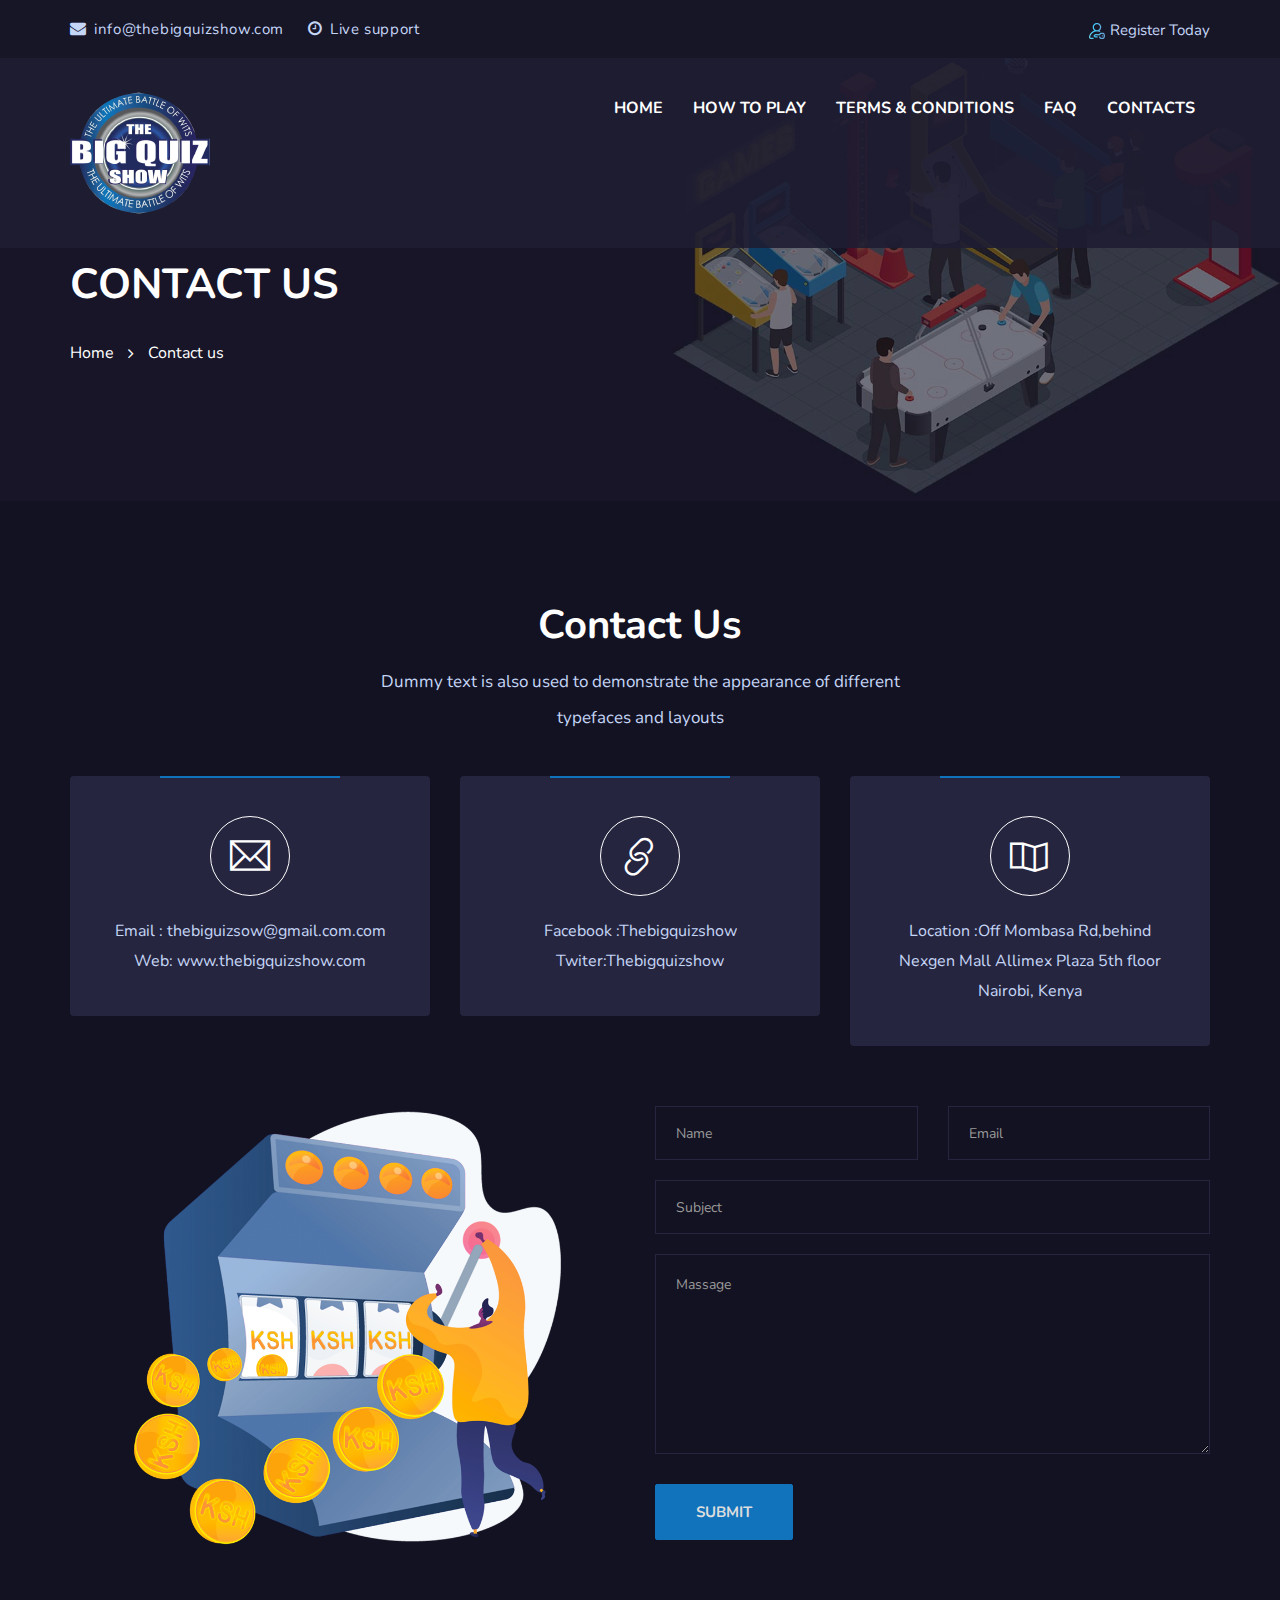
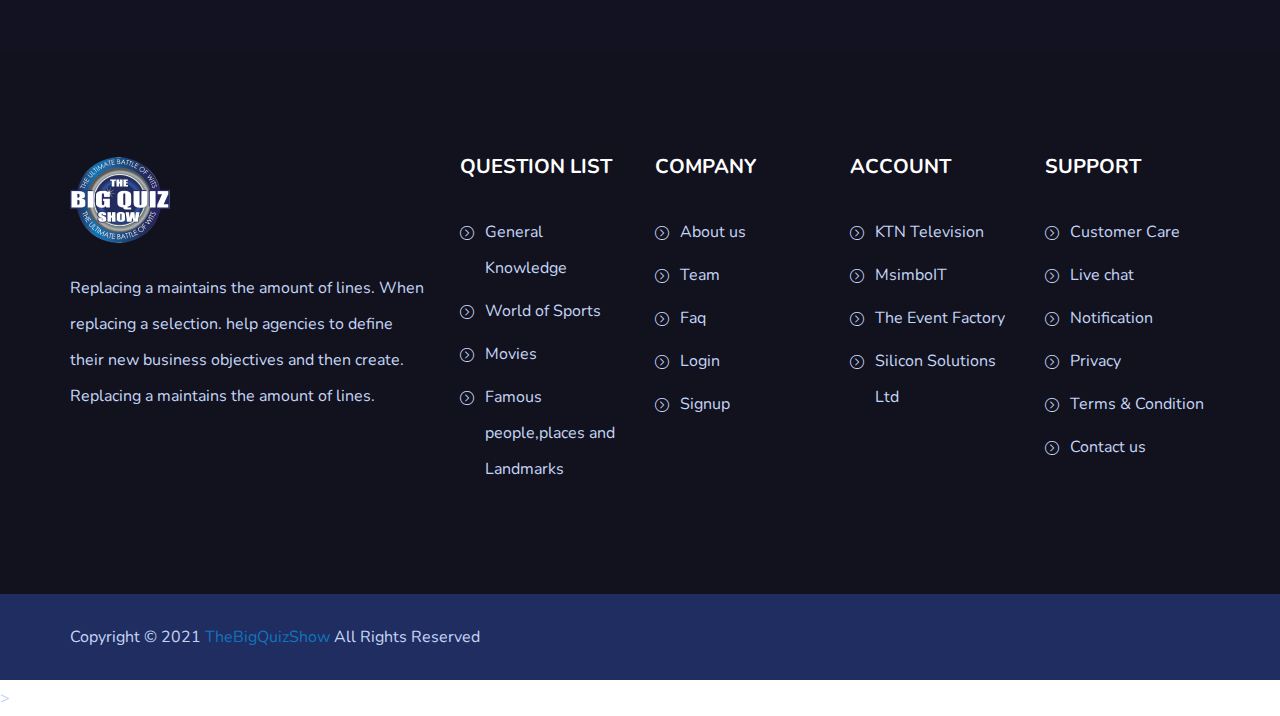
<file: contact.html>
<!doctype html>
<html class="no-js" lang="en">
	
<!-- Mirrored from rockstheme.com/rocks/playdo-live/contact.html by HTTrack Website Copier/3.x [XR&CO'2014], Tue, 26 Jan 2021 11:05:39 GMT -->
<head>
		<meta charset="utf-8">
		<meta http-equiv="x-ua-compatible" content="ie=edge">
		<title>Contact us | The Quiz</title>
		<meta name="description" content="">
		<meta name="viewport" content="width=device-width, initial-scale=1">

		<!-- favicon -->		
		<link rel="shortcut icon" type="image/x-icon" href="img/logo/favicon.png">

		<!-- all css here -->

		<!-- bootstrap v3.3.6 css -->
		<link rel="stylesheet" href="css/bootstrap.min.css">
		<!-- owl.carousel css -->
		<link rel="stylesheet" href="css/owl.carousel.css">
		<link rel="stylesheet" href="css/owl.transitions.css">
       <!-- Animate css -->
        <link rel="stylesheet" href="css/animate.css">
        <!-- meanmenu css -->
        <link rel="stylesheet" href="css/meanmenu.min.css">
		<!-- font-awesome css -->
		<link rel="stylesheet" href="css/font-awesome.min.css">
		<link rel="stylesheet" href="css/themify-icons.css">
		<!-- magnific css -->
        <link rel="stylesheet" href="css/magnific.min.css">
		<!-- style css -->
		<link rel="stylesheet" href="style.css">
		<!-- responsive css -->
		<link rel="stylesheet" href="css/responsive.css">

		<!-- modernizr css -->
		<script src="js/vendor/modernizr-2.8.3.min.js"></script>
	</head>
		<body>

		<!--[if lt IE 8]>
			<p class="browserupgrade">You are using an <strong>outdated</strong> browser. Please <a href="http://browsehappy.com/">upgrade your browser</a> to improve your experience.</p>
		<![endif]-->

        <div id="preloader"></div>
        <header class="header-one">
            <!-- Start top bar -->
            <div class="topbar-area">
                <div class="container">
                    <div class="row">
                        <div class=" col-md-8 col-sm-8 col-xs-12">
                            <div class="topbar-left">
                                <ul>
                                    <li><a href="#"><i class="fa fa-envelope"></i> info@thebigquizshow.com</a></li>
                                    <li><a href="#"><i class="fa fa-clock-o"></i> Live support</a></li>
                                </ul>  
                            </div>
                        </div>
                        <div class="col-md-4 col-sm-4 col-xs-12">
                            <div class="topbar-right">
								    <ul>
                                
                                    <li><a href="signup.html"><img src="img/icon/login.png" alt="">Register Today</a>
                                </ul>
							</div>
                        </div>
                    </div>
                </div>
            </div>
            <!-- End top bar -->
            <!-- header-area start -->
            <div id="sticker" class="header-area header-area-2 hidden-xs">
                <div class="container">
                    <div class="row">
                        <!-- logo start -->
                        <div class="col-md-3 col-sm-3">
                            <div class="logo">
                                <!-- Brand -->
                                <a class="navbar-brand " href="index.html">
                                    <img src="img/logo/logo2.png" alt="">
                                </a>
                            </div>
                            <!-- logo end -->
                        </div>
                        <div class="col-md-9 col-sm-9">
                         
                            <!-- mainmenu start -->
                            <nav class="navbar navbar-default">
                                <div class="collapse navbar-collapse" id="navbar-example">
                                    <div class="main-menu">
                                        <ul class="nav navbar-nav navbar-right">
                                            <li><a class="pagess" href="index.html">Home</a>
                                               
                                            </li>
                                             </li>
                                            <li><a class="pagess" href="about.html">How to play</a></li>
                                            <li><a class="pagess"href="terms.html">terms & Conditions</a></li>
                                            <li><a class="pagess"href="faq.html">FAQ</a></li>
                                            <li><a href="contact.html">contacts</a></li>
                                          
                                            </li>
                                     
                                        </ul>
                                    </div>
                                </div>
                            </nav>
                            <!-- mainmenu end -->
                        </div>
                    </div>
                </div>
            </div>
            <!-- header-area end -->
            <!-- mobile-menu-area start -->
            <div class="mobile-menu-area hidden-lg hidden-md hidden-sm">
                <div class="container">
                    <div class="row">
                        <div class="col-md-12">
                            <div class="mobile-menu">
                                <div class="logo">
                                    <a href="index.html"><img src="img/logo/logo2.png" alt="" /></a>
                                </div>
                                <nav id="dropdown">
                                    <ul>
                                        <li><a class="pagess" href="index.html">Home</a>
                                          
                                        </li>
                                        <li><a class="pagess" href="about.html">How to play</a></li>
                                        <li><a class="pagess" href="terms.html">Terms and Conditions</a></li>
                                        <li><a class="pagess" href="faq.html">Faq</a></li>
                                        <li><a class="pagess" href="contact.html">contact</a></li>
                              
                                                <li><a href="signup.html">Signup</a></li>
                                         
                                       
                                    </ul>
                                </nav>
                            </div>					
                        </div>
                    </div>
                </div>
            </div>
            <!-- mobile-menu-area end -->		
        </header>
        <!-- header end -->
        <!-- Start Bottom Header -->
        <div class="page-area">
            <div class="breadcumb-overlay"></div>
            <div class="container">
                <div class="row">
                    <div class="col-md-12 col-sm-12 col-xs-12">
                        <div class="breadcrumb">
                            <div class="section-headline">
                                <h2>Contact Us</h2>
                            </div>
                            <ul>
                                <li class="home-bread">Home</li>
                                <li>Contact us</li>
                            </ul>
                        </div>
                    </div>
                </div>
            </div>
        </div>
        <!-- END Header -->
        <div class="contact-area bg-color-2 area-padding">
            <div class="container">
               <div class="row">
					<div class="col-md-12 col-sm-12 col-xs-12">
						<div class="section-headline text-center">
							<h3>Contact us</h3>
							<p>Dummy text is also used to demonstrate the appearance of different typefaces and layouts</p>
						</div>
					</div>
				</div>
               <div class="row">
                    <div class="contact-inner">
                        <!-- Start contact icon column -->
                        <div class="col-md-4 col-sm-4 col-xs-12">
                            <div class="contact-icon text-center">
                                <div class="single-icon">
                                    <i class="ti-email"></i>
                                    <p>
                                        Email : thebiguizsow@gmail.com.com<br>
                                        <span>Web: www.thebigquizshow.com</span>
                                    </p>
                                </div>
                            </div>
                        </div>
                        <!-- Start contact icon column -->
                        <div class="col-md-4 col-sm-4 col-xs-12">
                            <div class="contact-icon text-center">
                                <div class="single-icon">
                                    <i class="ti-link"></i>
                                    <p>
                                        Facebook :Thebigquizshow<br>
                                        <span>Twiter:Thebigquizshow</span>
                                    </p>
                                </div>
                            </div>
                        </div>
                        <!-- Start contact icon column -->
                        <div class="col-md-4 col-sm-4 col-xs-12">
                            <div class="contact-icon text-center">
                                <div class="single-icon">
                                    <i class="ti-map"></i>
                                    <p>
                                        Location :Off Mombasa Rd,behind Nexgen Mall Allimex Plaza 5th floor<br>
                                        <span>Nairobi, Kenya</span>
                                    </p>
                                </div>
                            </div>
                        </div>
                    </div>
                </div>
                <div class="row">
                    <div class="contact-inner">
                        <div class="col-md-6 col-sm-6 col-xs-12">
                            <!-- Start Map -->
                            <div class="contact-images">
                                <img src="img/about/ab.png" alt="">
                            </div>
                            <!-- End Map -->
                        </div>
                        <!-- End contact icon -->
                        <div class="col-md-6 col-sm-6 col-xs-12">
                            <div class="contact-form">
                                <div class="row">
                                    <form id="contactForm" method="POST" action="http://rockstheme.com/rocks/playdo-live/contact.php" class="contact-form">
                                        <div class="col-md-6 col-sm-6 col-xs-12">
                                            <input type="text" id="name" class="form-control" placeholder="Name" required data-error="Please enter your name">
                                            <div class="help-block with-errors"></div>
                                        </div>
                                        <div class="col-md-6 col-sm-6 col-xs-12">
                                            <input type="email" class="email form-control" id="email" placeholder="Email" required data-error="Please enter your email">
                                            <div class="help-block with-errors"></div>
                                        </div>
                                        <div class="col-md-12 col-sm-12 col-xs-12">
                                            <input type="text" id="msg_subject" class="form-control" placeholder="Subject" required data-error="Please enter your message subject">
                                            <div class="help-block with-errors"></div>
                                        </div>
                                        <div class="col-md-12 col-sm-12 col-xs-12">
                                            <textarea id="message" rows="7" placeholder="Massage" class="form-control" required data-error="Write your message"></textarea>
                                            <div class="help-block with-errors"></div>
                                        </div>
                                        <div class="col-md-12 col-sm-12 col-xs-12">
                                            <button type="submit" id="submit" class="contact-btn">Submit</button>
                                            <div id="msgSubmit" class="h3 text-center hidden"></div> 
                                            <div class="clearfix"></div>
                                        </div>   
                                    </form>  
                                </div>
                            </div>
                        </div>
                        <!-- End contact Form -->
                    </div>
                </div>
            </div>
        </div>
        <!-- End Contact area -->
        <!-- Start Footer Area -->
        <footer class="footer-1">
            <div class="footer-area page-footer">
                <div class="container">
                    <div class="row">
                       <div class="col-md-4 col-sm-6 col-xs-12">
                            <div class="footer-content logo-footer">
                                <div class="footer-head">
                                    <div class="footer-logo">
                                    	<a class="footer-black-logo" href="#"><img src="img/logo/logo.png" alt=""></a>
                                    </div>
                                    <p>
                                        Replacing a  maintains the amount of lines. When replacing a selection. help agencies to define their new business objectives and then create. Replacing a  maintains the amount of lines. 
                                    </p>
                                    <div class="subs-feilds">
                                 
                                    </div>
                                </div>
                            </div>
                        </div>
                        <!-- end single footer -->
                        <div class="col-md-2 col-sm-3 col-xs-12">
                            <div class="footer-content">
                                <div class="footer-head">
                                    <h4>Question list</h4>
                                    <ul class="footer-list">
                                        <li><a href="#">General Knowledge</a></li>
                                        <li><a href="#">World of Sports</a></li>
                                        <li><a href="#">Movies</a></li>
                                        <li><a href="#">Famous people,places and Landmarks</a></li>
                                     
                                    </ul>
                                </div>
                            </div>
                        </div>
                        <!-- end single footer -->
                        <div class="col-md-2 col-sm-3 col-xs-12">
                            <div class="footer-content">
                                <div class="footer-head">
                                    <h4>Company</h4>
                                    <ul class="footer-list">
                                        <li><a href="#">About us</a></li>
                                        <li><a href="#">Team </a></li>
                                        <li><a href="#">Faq</a></li>
                                        <li><a href="#">Login</a></li>
                                        <li><a href="#">Signup</a></li>
                                    </ul>
                                </div>
                            </div>
                        </div>
                        <!-- end single footer -->
                        <div class="col-md-2 hidden-sm col-xs-12">
                            <div class="footer-content">
                                <div class="footer-head">
                                    <h4>Account</h4>
                                    <ul class="footer-list">
                                     <li><a href="#">KTN Television</a></li>
                                        <li><a href="#">MsimboIT</a></li>
                                        <li><a href="#">The Event Factory</a></li>
                                        <li><a href="#">Silicon Solutions Ltd</a></li>
                                    </ul>
                                </div>
                            </div>
                        </div>
                        <!-- end single footer -->
                        <div class="col-md-2 hidden-sm col-xs-12">
                             <div class="footer-content last-content">
                                <div class="footer-head">
                                    <h4>Support</h4>
                                    <ul class="footer-list">
                                        <li><a href="#">Customer Care</a></li>
                                        <li><a href="#">Live chat</a></li>
                                        <li><a href="#">Notification</a></li>
                                        <li><a href="#">Privacy</a></li>
                                        <li><a href="#">Terms & Condition</a></li>
                                        <li><a href="#">Contact us </a></li>
                                    </ul>
                                </div>
                            </div>
                        </div>
                    </div>
                </div>
            </div>
            <!-- Start Footer Bottom Area -->
            <div class="footer-area-bottom">
                <div class="container">
                    <div class="row">
                        <div class="col-md-6 col-sm-6 col-xs-12">
                            <div class="copyright">
                                <p>
                                    Copyright © 2021
                                    <a href="#">TheBigQuizShow</a> All Rights Reserved
                                </p>
                            </div>
                        </div>
                    </div>
                </div>
            </div>
            <!-- End Footer Bottom Area -->
        </footer>
        <!-- End Footer Area -->
		
		<!-- all js here -->

		<!-- jquery latest version -->
		<script src="js/vendor/jquery-1.12.4.min.js"></script>
		<!-- bootstrap js -->
		<script src="js/bootstrap.min.js"></script>
		<!-- owl.carousel js -->
		<script src="js/owl.carousel.min.js"></script>
		<!-- magnific js -->
        <script src="js/magnific.min.js"></script>
        <!-- wow js -->
        <script src="js/wow.min.js"></script>
        <!-- meanmenu js -->
        <script src="js/jquery.meanmenu.js"></script>
		<!-- Form validator js -->
		<script src="js/form-validator.min.js"></script>
		<!-- plugins js -->
		<script src="js/plugins.js"></script>
		<!-- main js -->
		<script src="js/main.js"></script>
	</body>

>
</html>
</file>
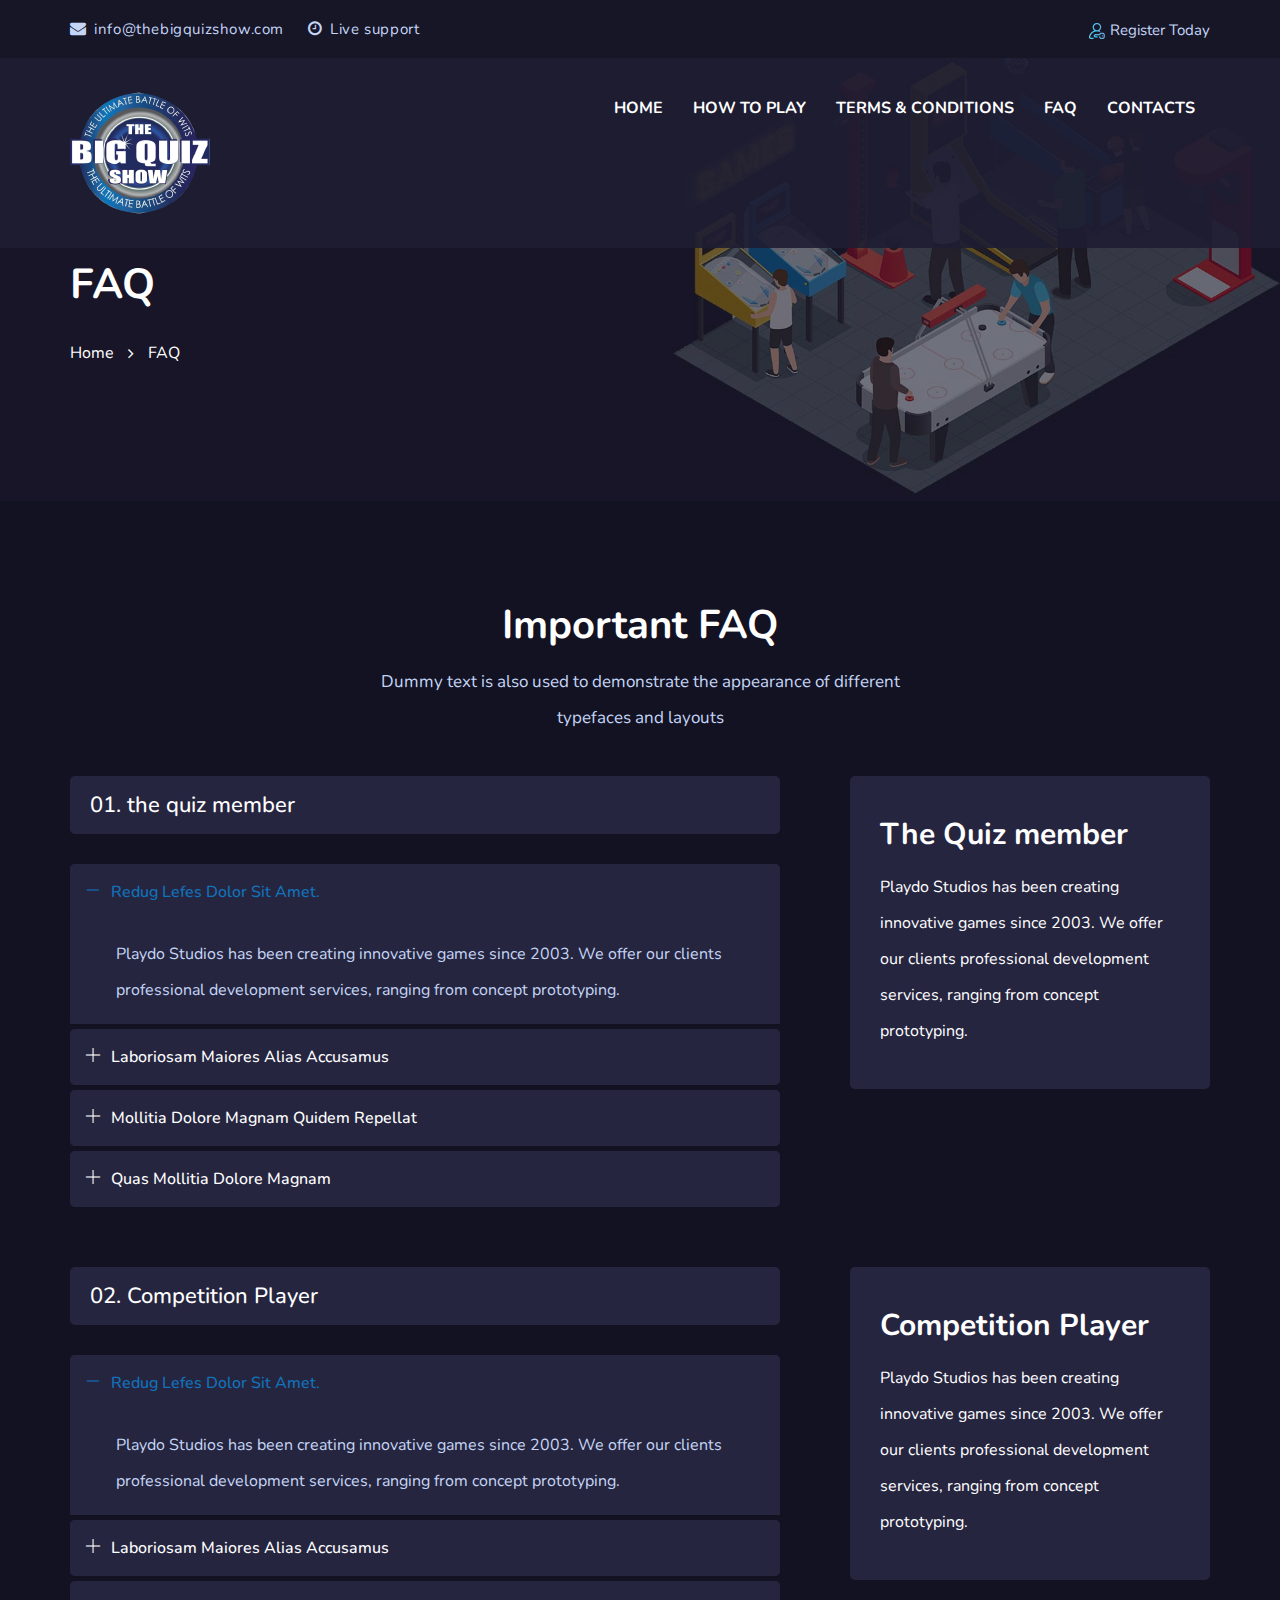
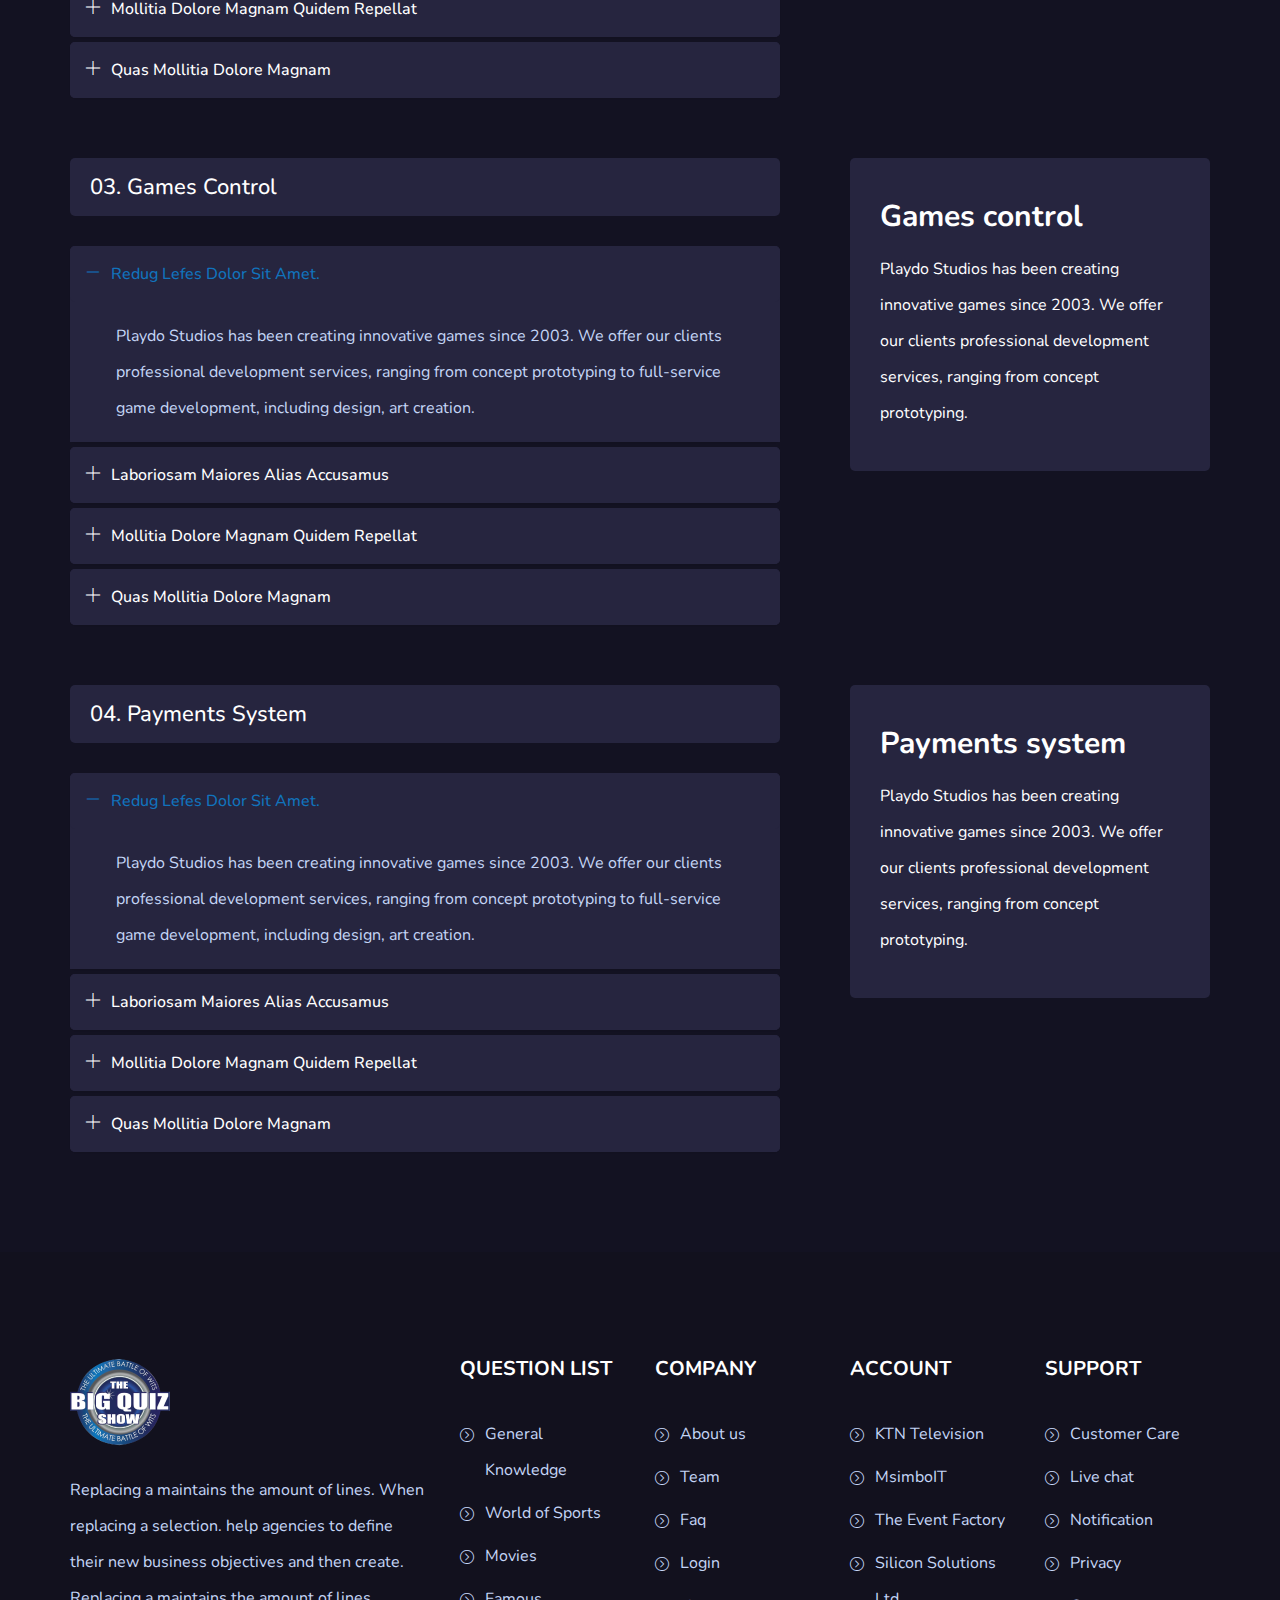
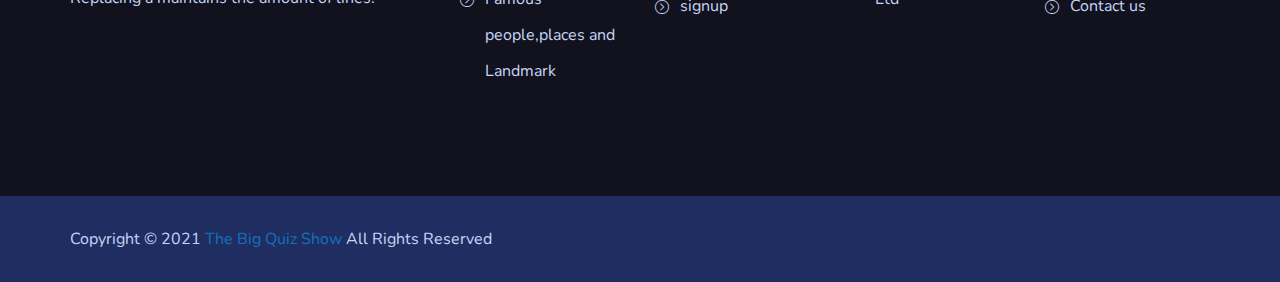
<file: faq.html>
<!doctype html>
<html class="no-js" lang="en">
	
<!-- Mirrored from rockstheme.com/rocks/playdo-live/faq.html by HTTrack Website Copier/3.x [XR&CO'2014], Tue, 26 Jan 2021 11:05:30 GMT -->
<head>
		<meta charset="utf-8">
		<meta http-equiv="x-ua-compatible" content="ie=edge">
		<title>FAQ | The Quiz</title>
		<meta name="description" content="">
		<meta name="viewport" content="width=device-width, initial-scale=1">

		<!-- favicon -->		
		<link rel="shortcut icon" type="image/x-icon" href="img/logo/favicon.png">

		<!-- all css here -->

		<!-- bootstrap v3.3.6 css -->
		<link rel="stylesheet" href="css/bootstrap.min.css">
		<!-- owl.carousel css -->
		<link rel="stylesheet" href="css/owl.carousel.css">
		<link rel="stylesheet" href="css/owl.transitions.css">
       <!-- Animate css -->
        <link rel="stylesheet" href="css/animate.css">
        <!-- meanmenu css -->
        <link rel="stylesheet" href="css/meanmenu.min.css">
		<!-- font-awesome css -->
		<link rel="stylesheet" href="css/font-awesome.min.css">
		<link rel="stylesheet" href="css/themify-icons.css">
		<!-- magnific css -->
        <link rel="stylesheet" href="css/magnific.min.css">
		<!-- style css -->
		<link rel="stylesheet" href="style.css">
		<!-- responsive css -->
		<link rel="stylesheet" href="css/responsive.css">

		<!-- modernizr css -->
		<script src="js/vendor/modernizr-2.8.3.min.js"></script>
	</head>
		<body>

		<!--[if lt IE 8]>
			<p class="browserupgrade">You are using an <strong>outdated</strong> browser. Please <a href="http://browsehappy.com/">upgrade your browser</a> to improve your experience.</p>
		<![endif]-->

        <div id="preloader"></div>
        <header class="header-one">
            <!-- Start top bar -->
            <div class="topbar-area">
                <div class="container">
                    <div class="row">
                        <div class=" col-md-8 col-sm-8 col-xs-12">
                            <div class="topbar-left">
                                <ul>
                                    <li><a href="#"><i class="fa fa-envelope"></i> info@thebigquizshow.com</a></li>
                                    <li><a href="#"><i class="fa fa-clock-o"></i> Live support</a></li>
                                </ul>  
                            </div>
                        </div>
                        <div class="col-md-4 col-sm-4 col-xs-12">
                            <div class="topbar-right">
							 <ul>
                                
                                    <li><a href="signup.html"><img src="img/icon/login.png" alt="">Register Today</a>
                                </ul>
							</div>
                        </div>
                    </div>
                </div>
            </div>
            <!-- End top bar -->
            <!-- header-area start -->
            <div id="sticker" class="header-area header-area-2 hidden-xs">
                <div class="container">
                    <div class="row">
                        <!-- logo start -->
                        <div class="col-md-3 col-sm-3">
                            <div class="logo">
                                <!-- Brand -->
                                <a class="navbar-brand " href="index.html">
                                    <img src="img/logo/logo2.png" alt="">
                                </a>
                            </div>
                            <!-- logo end -->
                        </div>
                        <div class="col-md-9 col-sm-9">
                           
                            <!-- mainmenu start -->
                            <nav class="navbar navbar-default">
                                <div class="collapse navbar-collapse" id="navbar-example">
                                    <div class="main-menu">
                                        <ul class="nav navbar-nav navbar-right">
                                            <li><a class="pagess" href="index.html">Home</a>
                                              
                                            </li>         </li>
                                            <li><a class="pagess" href="about.html">How to play</a></li>
                                            <li><a class="pagess"href="terms.html">terms & Conditions</a></li>
                                            <li><a class="pagess"href="faq.html">FAQ</a></li>
                                            <li><a href="contact.html">contacts</a></li>
                                          
                                            </li>
                                     
                                        </ul>
                                    </div>
                                </div>
                            </nav>
                            <!-- mainmenu end -->
                        </div>
                    </div>
                </div>
            </div>
            <!-- header-area end -->
            <!-- mobile-menu-area start -->
            <div class="mobile-menu-area hidden-lg hidden-md hidden-sm">
                <div class="container">
                    <div class="row">
                        <div class="col-md-12">
                            <div class="mobile-menu">
                                <div class="logo">
                                    <a href="index.html"><img src="img/logo/logo2.png" alt="" /></a>
                                </div>
                                <nav id="dropdown">
                                    <ul>
                                        <li><a class="pagess" href="index.html">Home</a>
                                           
                                        </li>
                                        <li><a class="pagess" href="about.html">How to play</a></li>
                                         <li><a class="pagess" href="terms.html">Term and conditions</a></li>
                                        <li><a class="pagess" href="faq.html">Faq</a></li>
                                        <li><a class="pagess" href="contact.html">contact</a></li>
                                     
                                                <li><a href="signup.html">Signup</a></li>
                                             
                                    </ul>
                                </nav>
                            </div>					
                        </div>
                    </div>
                </div>
            </div>
            <!-- mobile-menu-area end -->		
        </header>
        <!-- header end -->
        <!-- Start Bottom Header -->
        <div class="page-area">
            <div class="breadcumb-overlay"></div>
            <div class="container">
                <div class="row">
                    <div class="col-md-12 col-sm-12 col-xs-12">
                        <div class="breadcrumb">
                            <div class="section-headline">
                                <h2>FAQ</h2>
                            </div>
                            <ul>
                                <li class="home-bread">Home</li>
                                <li>FAQ</li>
                            </ul>
                        </div>
                    </div>
                </div>
            </div>
        </div>
        <!-- END Header -->
        <!-- Start FAQ -->
        <div class="faq-page bg-color-2 area-padding">
            <div class="container ">
               <div class="row">
					<div class="col-md-12 col-sm-12 col-xs-12">
						<div class="section-headline text-center">
							<h3>Important FAQ</h3>
							<p>Dummy text is also used to demonstrate the appearance of different typefaces and layouts</p>
						</div>
					</div>
				</div>
                <div class="row">
                    <!-- Start FAQ Start -->
                    <div class="all-faq-text">
                        <div class="col-md-8 col-sm-8 col-xs-12">
                            <div class="faq-full">
                                <div class="single-faq ">
                                    <h4> 01. the quiz member</h4>
                                </div>
                                <div class="faq-details">
                                    <div class="panel-group" id="accordion">
                                        <!-- Panel Default -->
                                        <div class="panel panel-default">
                                            <div class="panel-heading">
                                                <h4 class="check-title">
                                                    <a data-toggle="collapse" class="active" data-parent="#accordion" href="#check1">
                                                        <span class="acc-icons"></span>Redug Lefes dolor sit amet.
                                                    </a>
                                                </h4>
                                            </div>
                                            <div id="check1" class="panel-collapse collapse in">
                                                <div class="panel-body">
                                                    <p>
                                                        Playdo Studios has been creating innovative games since 2003. We offer our clients professional development services, ranging from concept prototyping. 
                                                    </p>		
                                                </div>
                                            </div>
                                        </div>
                                        <!-- End Panel Default -->
                                        <!-- Panel Default -->
                                        <div class="panel panel-default">
                                            <div class="panel-heading">
                                                <h4 class="check-title">
                                                    <a data-toggle="collapse" data-parent="#accordion" href="#check2">
                                                        <span class="acc-icons"></span> Laboriosam maiores alias accusamus
                                                    </a>
                                                </h4>
                                            </div>
                                            <div id="check2" class="panel-collapse collapse">
                                                <div class="panel-body">
                                                    <p>
                                                        Playdo Studios has been creating innovative games since 2003. We offer our clients professional development services, ranging from concept prototyping. 
                                                    </p>										
                                                </div>
                                            </div>
                                        </div>
                                        <!-- End Panel Default -->
                                        <!-- Panel Default -->
                                        <div class="panel panel-default">
                                            <div class="panel-heading">
                                                <h4 class="check-title">
                                                    <a data-toggle="collapse" data-parent="#accordion" href="#check3">
                                                        <span class="acc-icons"></span>Mollitia dolore magnam quidem repellat 
                                                    </a>
                                                </h4>
                                            </div>
                                            <div id="check3" class="panel-collapse collapse ">
                                                <div class="panel-body">
                                                    <p>
                                                        The quiz has been creating innovative games since 2003. We offer our clients professional development services, ranging from concept prototyping.
                                                    </p>	
                                                </div>
                                            </div>
                                        </div>
                                        <!-- End Panel Default -->
                                        <!-- Panel Default -->
                                        <div class="panel panel-default">
                                            <div class="panel-heading">
                                                <h4 class="check-title">
                                                    <a data-toggle="collapse" data-parent="#accordion" href="#check4">
                                                        <span class="acc-icons"></span>Quas mollitia dolore magnam
                                                    </a>
                                                </h4>
                                            </div>
                                            <div id="check4" class="panel-collapse collapse">
                                                <div class="panel-body">
                                                    <p>
                                                        The quiz Studios has been creating innovative games since 2003. We offer our clients professional development services, ranging from concept prototyping. 
                                                    </p>	
                                                </div>
                                            </div>
                                        </div>
                                        <!-- End Panel Default -->									
                                    </div>
                                </div>
                            </div>
                        </div>
                        <div class="col-md-4 col-sm-4 col-xs-12">
                            <div class="business-faq">
                                <h3>The Quiz member</h3>
                                <p>Playdo Studios has been creating innovative games since 2003. We offer our clients professional development services, ranging from concept prototyping.</p>
                            </div>
                        </div>
                    </div>
                </div>
                <div class="row">
                    <!-- Start FAQ Start -->
                    <div class="all-faq-text">
                        <div class="col-md-8 col-sm-8 col-xs-12">
                            <!-- End FAQ full -->
                            <div class="faq-full">
                                <div class="single-faq ">
                                    <h4> 02. Competition Player</h4>
                                </div>
                                <div class="faq-details">
                                    <div class="panel-group" id="accordion1">
                                        <!-- Panel Default -->
                                        <div class="panel panel-default">
                                            <div class="panel-heading">
                                                <h4 class="check-title">
                                                    <a data-toggle="collapse" class="active" data-parent="#accordion1" href="#check5">
                                                        <span class="acc-icons"></span>Redug Lefes dolor sit amet.
                                                    </a>
                                                </h4>
                                            </div>
                                            <div id="check5" class="panel-collapse collapse in">
                                                <div class="panel-body">
                                                    <p>
                                                        Playdo Studios has been creating innovative games since 2003. We offer our clients professional development services, ranging from concept prototyping.
                                                    </p>		
                                                </div>
                                            </div>
                                        </div>
                                        <!-- End Panel Default -->
                                        <!-- Panel Default -->
                                        <div class="panel panel-default">
                                            <div class="panel-heading">
                                                <h4 class="check-title">
                                                    <a data-toggle="collapse" data-parent="#accordion1" href="#check6">
                                                        <span class="acc-icons"></span> Laboriosam maiores alias accusamus
                                                    </a>
                                                </h4>
                                            </div>
                                            <div id="check6" class="panel-collapse collapse">
                                                <div class="panel-body">
                                                    <p>
                                                        The quiz Studios has been creating innovative games since 2003. We offer our clients professional development services, ranging from concept prototyping to full-service game development, including design, art creation.
                                                    </p>										
                                                </div>
                                            </div>
                                        </div>
                                        <!-- End Panel Default -->
                                        <!-- Panel Default -->
                                        <div class="panel panel-default">
                                            <div class="panel-heading">
                                                <h4 class="check-title">
                                                    <a data-toggle="collapse" data-parent="#accordion1" href="#check7">
                                                        <span class="acc-icons"></span>Mollitia dolore magnam quidem repellat 
                                                    </a>
                                                </h4>
                                            </div>
                                            <div id="check7" class="panel-collapse collapse ">
                                                <div class="panel-body">
                                                    <p>
                                                        The quiz Studios has been creating innovative games since 2003. We offer our clients professional development services, ranging from concept prototyping.
                                                    </p>	
                                                </div>
                                            </div>
                                        </div>
                                        <!-- End Panel Default -->
                                        <!-- Panel Default -->
                                        <div class="panel panel-default">
                                            <div class="panel-heading">
                                                <h4 class="check-title">
                                                    <a data-toggle="collapse" data-parent="#accordion1" href="#check8">
                                                        <span class="acc-icons"></span>Quas mollitia dolore magnam
                                                    </a>
                                                </h4>
                                            </div>
                                            <div id="check8" class="panel-collapse collapse">
                                                <div class="panel-body">
                                                    <p>
                                                        Playdo Studios has been creating innovative games since 2003. We offer our clients professional development services, ranging from concept prototyping to full-service game development, including design, art creation.
                                                    </p>	
                                                </div>
                                            </div>
                                        </div>
                                        <!-- End Panel Default -->														
                                    </div>
                                </div>
                                <!-- End FAQ -->
                            </div>
                        </div>
                        <div class="col-md-4 col-sm-4 col-xs-12">
                            <div class="business-faq">
                                <h3>Competition Player</h3>
                                <p>Playdo Studios has been creating innovative games since 2003. We offer our clients professional development services, ranging from concept prototyping.</p>
                            </div>
                        </div>
                    </div>
                </div>
                <div class="row">
                    <!-- Start FAQ Start -->
                    <div class="all-faq-text">
                        <div class="col-md-8 col-sm-8 col-xs-12">
                            <!-- End FAQ full -->
                            <div class="faq-full">
                                <div class="single-faq ">
                                    <h4> 03. Games Control</h4>
                                </div>
                                <div class="faq-details">
                                    <div class="panel-group" id="accordion2">
                                        <!-- Panel Default -->
                                        <div class="panel panel-default">
                                            <div class="panel-heading">
                                                <h4 class="check-title">
                                                    <a data-toggle="collapse" class="active" data-parent="#accordion2" href="#check9">
                                                        <span class="acc-icons"></span>Redug Lefes dolor sit amet.
                                                    </a>
                                                </h4>
                                            </div>
                                            <div id="check9" class="panel-collapse collapse in">
                                                <div class="panel-body">
                                                    <p>
                                                        Playdo Studios has been creating innovative games since 2003. We offer our clients professional development services, ranging from concept prototyping to full-service game development, including design, art creation. 
                                                    </p>		
                                                </div>
                                            </div>
                                        </div>
                                        <!-- End Panel Default -->
                                        <!-- Panel Default -->
                                        <div class="panel panel-default">
                                            <div class="panel-heading">
                                                <h4 class="check-title">
                                                    <a data-toggle="collapse" data-parent="#accordion2" href="#check10">
                                                        <span class="acc-icons"></span> Laboriosam maiores alias accusamus
                                                    </a>
                                                </h4>
                                            </div>
                                            <div id="check10" class="panel-collapse collapse">
                                                <div class="panel-body">
                                                    <p>
                                                        Playdo Studios has been creating innovative games since 2003. We offer our clients professional development services, ranging from concept.
                                                    </p>										
                                                </div>
                                            </div>
                                        </div>
                                        <!-- End Panel Default -->
                                        <!-- Panel Default -->
                                        <div class="panel panel-default">
                                            <div class="panel-heading">
                                                <h4 class="check-title">
                                                    <a data-toggle="collapse" data-parent="#accordion2" href="#check11">
                                                        <span class="acc-icons"></span>Mollitia dolore magnam quidem repellat 
                                                    </a>
                                                </h4>
                                            </div>
                                            <div id="check11" class="panel-collapse collapse ">
                                                <div class="panel-body">
                                                    <p>
                                                        Playdo Studios has been creating innovative games since 2003. We offer our clients professional development services, ranging from concept prototyping to full-service game development.
                                                    </p>	
                                                </div>
                                            </div>
                                        </div>
                                        <!-- End Panel Default -->
                                        <!-- Panel Default -->
                                        <div class="panel panel-default">
                                            <div class="panel-heading">
                                                <h4 class="check-title">
                                                    <a data-toggle="collapse" data-parent="#accordion2" href="#check12">
                                                        <span class="acc-icons"></span>Quas mollitia dolore magnam
                                                    </a>
                                                </h4>
                                            </div>
                                            <div id="check12" class="panel-collapse collapse">
                                                <div class="panel-body">
                                                    <p>
                                                        Playdo Studios has been creating innovative games since 2003. We offer our clients professional development services, ranging from concept prototyping. 
                                                    </p>	
                                                </div>
                                            </div>
                                        </div>
                                        <!-- End Panel Default -->														
                                    </div>
                                </div>
                                <!-- End FAQ -->
                            </div>
                            <!-- End FAQ full -->
                        </div>
                        <!-- End Column -->
                        <div class="col-md-4 col-sm-4 col-xs-12">
                            <div class="business-faq">
                                <h3>Games control</h3>
                                <p>Playdo Studios has been creating innovative games since 2003. We offer our clients professional development services, ranging from concept prototyping.</p>
                            </div>
                        </div>
                    </div>
                </div>
                <div class="row">
                    <!-- Start FAQ Start -->
                    <div class="all-faq-text">
                        <div class="col-md-8 col-sm-8 col-xs-12">
                            <!-- End FAQ full -->
                            <div class="faq-full last-item">
                                <div class="single-faq ">
                                    <h4> 04. Payments System</h4>
                                </div>
                                <div class="faq-details">
                                    <div class="panel-group" id="accordion2">
                                        <!-- Panel Default -->
                                        <div class="panel panel-default">
                                            <div class="panel-heading">
                                                <h4 class="check-title">
                                                    <a data-toggle="collapse" class="active" data-parent="#accordion2" href="#check13">
                                                        <span class="acc-icons"></span>Redug Lefes dolor sit amet.
                                                    </a>
                                                </h4>
                                            </div>
                                            <div id="check13" class="panel-collapse collapse in">
                                                <div class="panel-body">
                                                    <p>
                                                        Playdo Studios has been creating innovative games since 2003. We offer our clients professional development services, ranging from concept prototyping to full-service game development, including design, art creation. 
                                                    </p>		
                                                </div>
                                            </div>
                                        </div>
                                        <!-- End Panel Default -->
                                        <!-- Panel Default -->
                                        <div class="panel panel-default">
                                            <div class="panel-heading">
                                                <h4 class="check-title">
                                                    <a data-toggle="collapse" data-parent="#accordion2" href="#check14">
                                                        <span class="acc-icons"></span> Laboriosam maiores alias accusamus
                                                    </a>
                                                </h4>
                                            </div>
                                            <div id="check14" class="panel-collapse collapse">
                                                <div class="panel-body">
                                                    <p>
                                                        Playdo Studios has been creating innovative games since 2003. We offer our clients professional development services, ranging from concept.
                                                    </p>										
                                                </div>
                                            </div>
                                        </div>
                                        <!-- End Panel Default -->
                                        <!-- Panel Default -->
                                        <div class="panel panel-default">
                                            <div class="panel-heading">
                                                <h4 class="check-title">
                                                    <a data-toggle="collapse" data-parent="#accordion2" href="#check15">
                                                        <span class="acc-icons"></span>Mollitia dolore magnam quidem repellat 
                                                    </a>
                                                </h4>
                                            </div>
                                            <div id="check15" class="panel-collapse collapse ">
                                                <div class="panel-body">
                                                    <p>
                                                        Playdo Studios has been creating innovative games since 2003. We offer our clients professional development services, ranging from concept prototyping to full-service game development.
                                                    </p>	
                                                </div>
                                            </div>
                                        </div>
                                        <!-- End Panel Default -->
                                        <!-- Panel Default -->
                                        <div class="panel panel-default">
                                            <div class="panel-heading">
                                                <h4 class="check-title">
                                                    <a data-toggle="collapse" data-parent="#accordion2" href="#check16">
                                                        <span class="acc-icons"></span>Quas mollitia dolore magnam
                                                    </a>
                                                </h4>
                                            </div>
                                            <div id="check16" class="panel-collapse collapse">
                                                <div class="panel-body">
                                                    <p>
                                                        Playdo Studios has been creating innovative games since 2003. We offer our clients professional development services, ranging from concept prototyping. 
                                                    </p>	
                                                </div>
                                            </div>
                                        </div>
                                        <!-- End Panel Default -->									
                                    </div>
                                </div>
                            </div>
                        </div>
                        <!-- End Column -->
                        <div class="col-md-4 col-sm-4 col-xs-12">
                            <div class="business-faq">
                                <h3>Payments system</h3>
                                <p>Playdo Studios has been creating innovative games since 2003. We offer our clients professional development services, ranging from concept prototyping.</p>
                            </div>
                        </div>
                    </div>
                </div>
            </div>
        </div>
        <!-- End FAQ -->
        <!-- Start Footer Area -->
        <footer class="footer-1">
            <div class="footer-area page-footer">
                <div class="container">
                    <div class="row">
                       <div class="col-md-4 col-sm-6 col-xs-12">
                            <div class="footer-content logo-footer">
                                <div class="footer-head">
                                    <div class="footer-logo">
                                    	<a class="footer-black-logo" href="#"><img src="img/logo/logo.png" alt=""></a>
                                    </div>
                                    <p>
                                        Replacing a  maintains the amount of lines. When replacing a selection. help agencies to define their new business objectives and then create. Replacing a  maintains the amount of lines. 
                                    </p>
                                    <div class="subs-feilds">
                               
                                    </div>
                                </div>
                            </div>
                        </div>
                        <!-- end single footer -->
                        <div class="col-md-2 col-sm-3 col-xs-12">
                            <div class="footer-content">
                                <div class="footer-head">
                                    <h4>Question list</h4>
                                    <ul class="footer-list">
                                      <li><a href="#">General Knowledge</a></li>
                                        <li><a href="#">World of Sports</a></li>
                                        <li><a href="#">Movies</a></li>
                                        <li><a href="#">Famous people,places and Landmark</a></li>
                                    </ul>
                                </div>
                            </div>
                        </div>
                        <!-- end single footer -->
                        <div class="col-md-2 col-sm-3 col-xs-12">
                            <div class="footer-content">
                                <div class="footer-head">
                                    <h4>Company</h4>
                                    <ul class="footer-list">
                             <li><a href="#">About us</a></li>
                                        <li><a href="#">Team </a></li>
                                        <li><a href="#">Faq</a></li>
                                        <li><a href="#">Login</a></li>
                                        <li><a href="#">signup</a></li>
                                    </ul>
                                </div>
                            </div>
                        </div>
                        <!-- end single footer -->
                        <div class="col-md-2 hidden-sm col-xs-12">
                            <div class="footer-content">
                                <div class="footer-head">
                                    <h4>Account</h4>
                                    <ul class="footer-list">
                                            <li><a href="#">KTN Television</a></li>
                                        <li><a href="#">MsimboIT</a></li>
                                        <li><a href="#">The Event Factory</a></li>
                                        <li><a href="#">Silicon Solutions Ltd</a></li>
                                    </ul>
                                </div>
                            </div>
                        </div>
                        <!-- end single footer -->
                        <div class="col-md-2 hidden-sm col-xs-12">
                             <div class="footer-content last-content">
                                <div class="footer-head">
                                    <h4>Support</h4>
                                    <ul class="footer-list">
                                        <li><a href="#">Customer Care</a></li>
                                        <li><a href="#">Live chat</a></li>
                                        <li><a href="#">Notification</a></li>
                                        <li><a href="#">Privacy</a></li>
                                        
                                        <li><a href="#">Contact us </a></li>
                                    </ul>
                                </div>
                            </div>
                        </div>
                    </div>
                </div>
            </div>
            <!-- Start Footer Bottom Area -->
            <div class="footer-area-bottom">
                <div class="container">
                    <div class="row">
                        <div class="col-md-6 col-sm-6 col-xs-12">
                            <div class="copyright">
                                <p>
                                    Copyright © 2021
                                    <a href="#">The Big Quiz Show </a> All Rights Reserved
                                </p>
                            </div>
                        </div>
                    </div>
                </div>
            </div>
            <!-- End Footer Bottom Area -->
        </footer>
        <!-- End Footer Area -->
		
		<!-- all js here -->

		<!-- jquery latest version -->
		<script src="js/vendor/jquery-1.12.4.min.js"></script>
		<!-- bootstrap js -->
		<script src="js/bootstrap.min.js"></script>
		<!-- owl.carousel js -->
		<script src="js/owl.carousel.min.js"></script>
		<!-- magnific js -->
        <script src="js/magnific.min.js"></script>
        <!-- wow js -->
        <script src="js/wow.min.js"></script>
        <!-- meanmenu js -->
        <script src="js/jquery.meanmenu.js"></script>
		<!-- Form validator js -->
		<script src="js/form-validator.min.js"></script>
		<!-- plugins js -->
		<script src="js/plugins.js"></script>
		<!-- main js -->
		<script src="js/main.js"></script>
	</body>

<!-- Mirrored from rockstheme.com/rocks/playdo-live/faq.html by HTTrack Website Copier/3.x [XR&CO'2014], Tue, 26 Jan 2021 11:05:30 GMT -->
</html>
</file>
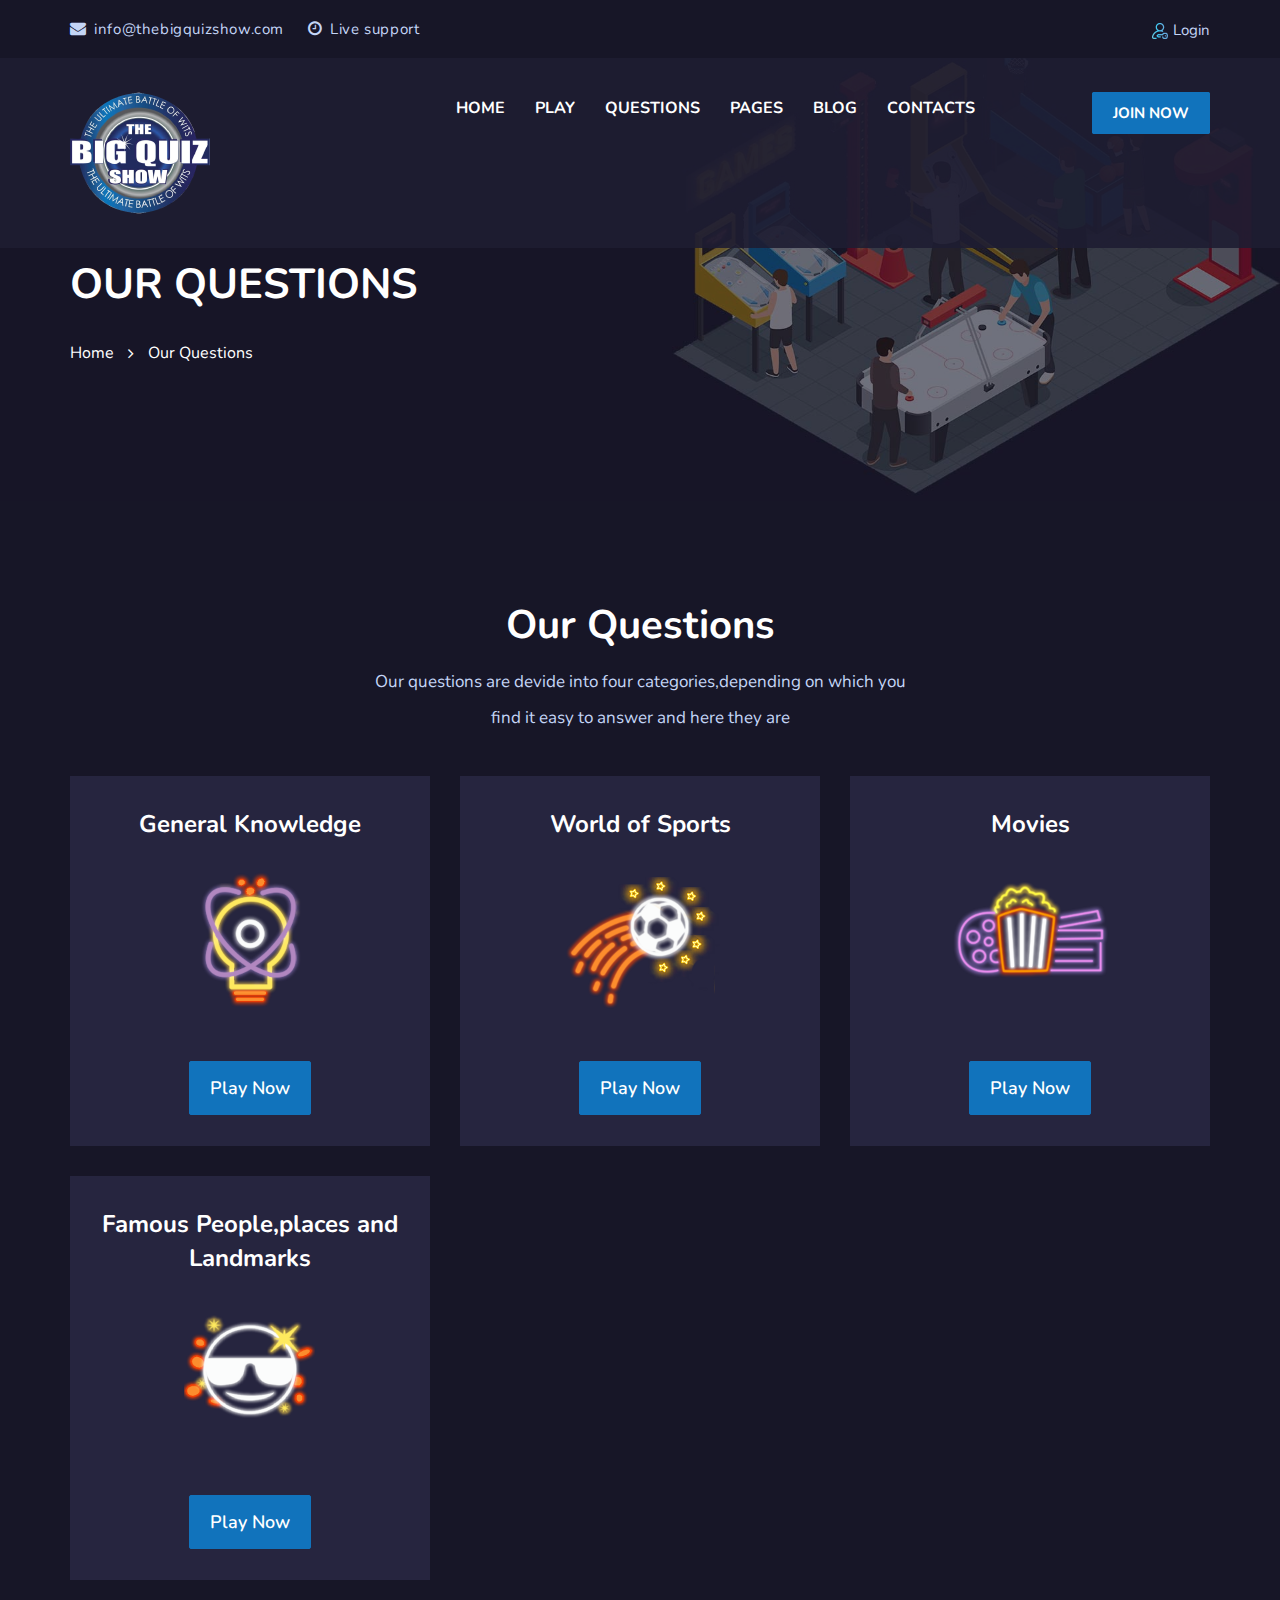
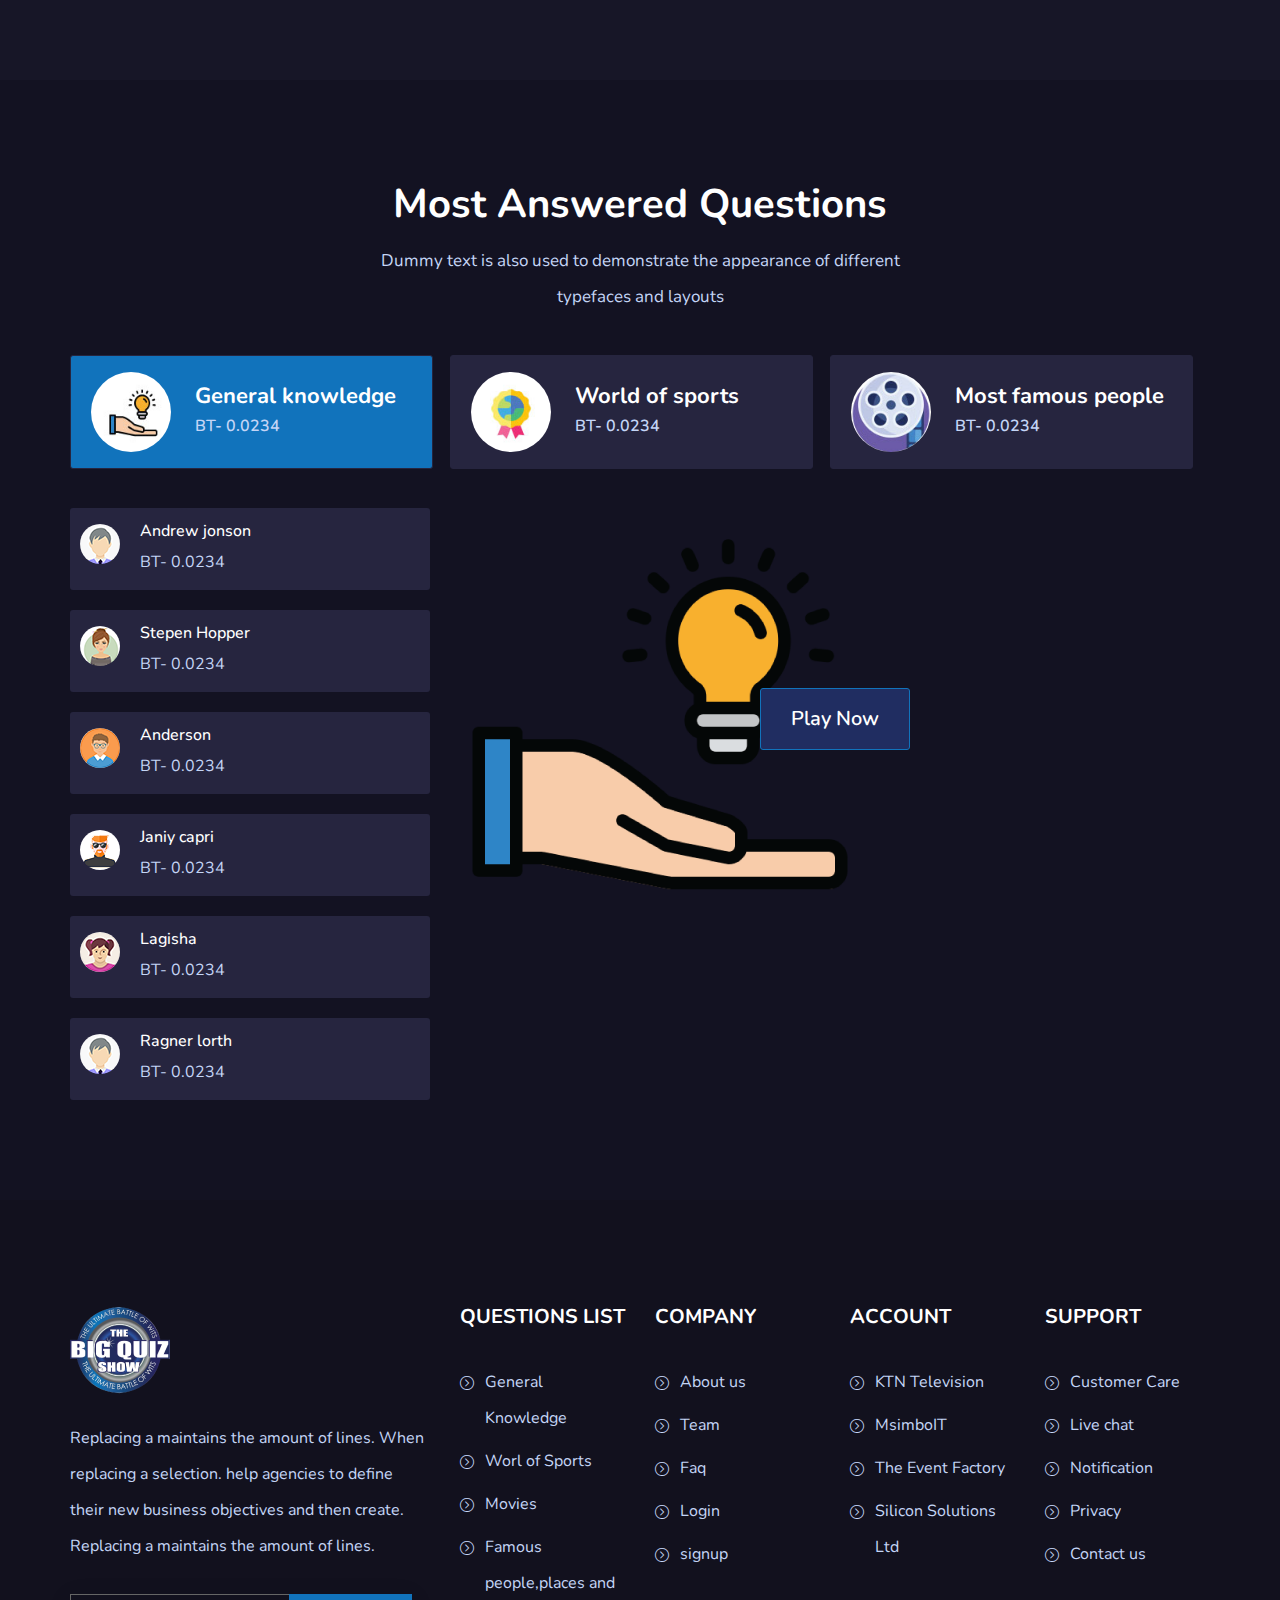
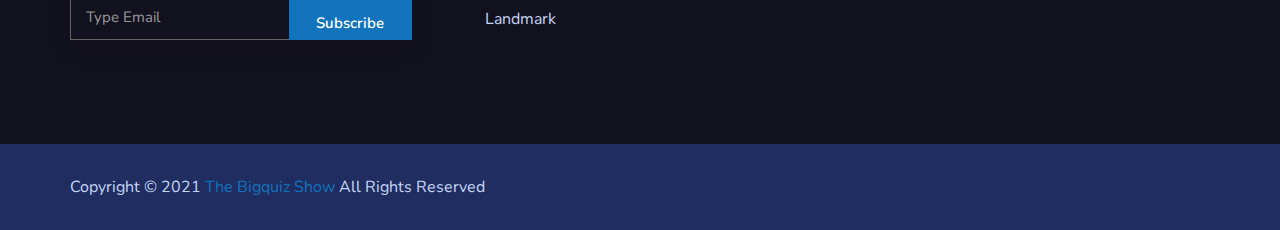
<file: games.html>
<!doctype html>
<html class="no-js" lang="en">
	

<head>
		<meta charset="utf-8">
		<meta http-equiv="x-ua-compatible" content="ie=edge">
		<title>Games | The Quiz</title>
		<meta name="description" content="">
		<meta name="viewport" content="width=device-width, initial-scale=1">

		<!-- favicon -->		
		<link rel="shortcut icon" type="image/x-icon" href="img/logo/favicon.png">

		<!-- all css here -->

		<!-- bootstrap v3.3.6 css -->
		<link rel="stylesheet" href="css/bootstrap.min.css">
		<!-- owl.carousel css -->
		<link rel="stylesheet" href="css/owl.carousel.css">
		<link rel="stylesheet" href="css/owl.transitions.css">
       <!-- Animate css -->
        <link rel="stylesheet" href="css/animate.css">
        <!-- meanmenu css -->
        <link rel="stylesheet" href="css/meanmenu.min.css">
		<!-- font-awesome css -->
		<link rel="stylesheet" href="css/font-awesome.min.css">
		<link rel="stylesheet" href="css/themify-icons.css">
		<!-- magnific css -->
        <link rel="stylesheet" href="css/magnific.min.css">
		<!-- style css -->
		<link rel="stylesheet" href="style.css">
		<!-- responsive css -->
		<link rel="stylesheet" href="css/responsive.css">

		<!-- modernizr css -->
		<script src="js/vendor/modernizr-2.8.3.min.js"></script>
	</head>
		<body>

		<!--[if lt IE 8]>
			<p class="browserupgrade">You are using an <strong>outdated</strong> browser. Please <a href="http://browsehappy.com/">upgrade your browser</a> to improve your experience.</p>
		<![endif]-->

        <div id="preloader"></div>
        <header class="header-one">
            <!-- Start top bar -->
            <div class="topbar-area">
                <div class="container">
                    <div class="row">
                        <div class=" col-md-8 col-sm-8 col-xs-12">
                            <div class="topbar-left">
                                <ul>
                                    <li><a href="#"><i class="fa fa-envelope"></i> info@thebigquizshow.com</a></li>
                                    <li><a href="#"><i class="fa fa-clock-o"></i> Live support</a></li>
                                </ul>  
                            </div>
                        </div>
                        <div class="col-md-4 col-sm-4 col-xs-12">
                            <div class="topbar-right">
								<ul>
                                   
                                
                                    </li>
                                    <li><a href="#"><img src="img/icon/login.png" alt="">Login</a>
                                </ul>
							</div>
                        </div>
                    </div>
                </div>
            </div>
            <!-- End top bar -->
            <!-- header-area start -->
            <div id="sticker" class="header-area header-area-2 hidden-xs">
                <div class="container">
                    <div class="row">
                        <!-- logo start -->
                        <div class="col-md-3 col-sm-3">
                            <div class="logo">
                                <!-- Brand -->
                                <a class="navbar-brand " href="index.html">
                                    <img src="img/logo/logo2.png" alt="">
                                </a>
                            </div>
                            <!-- logo end -->
                        </div>
                        <div class="col-md-9 col-sm-9">
                            <div class="header-right-link">
                                <!-- search option end -->
								<a class="s-menu" href="login.html">Join now</a>
                            </div>
                            <!-- mainmenu start -->
                            <nav class="navbar navbar-default">
                                <div class="collapse navbar-collapse" id="navbar-example">
                                    <div class="main-menu">
                                        <ul class="nav navbar-nav navbar-right">
                                            <li><a class="pagess" href="index.html">Home</a>
                                               
                                            </li>
                                            <li><a class="pagess" href="play.html">Play</a></li>
                                            <li><a class="pagess" href="#">Questions</a>
                                                <ul class="sub-menu">
                                                    <li><a href="games.html">All Questins category</a></li>
                                                   
                                                </ul>
                                            </li>
                                            
                                            <li><a class="pagess" href="#">Pages</a>
                                                <ul class="sub-menu">
                                                   <li><a href="about.html">About</a></li>
                                                    <li><a href="team.html">team</a></li>
                                                    <li><a href="faq.html">FAQ</a></li>
                                                    
                                                    <li><a href="login.html">Login</a></li>
                                                    <li><a href="signup.html">Signup</a></li>
                                                  
                                                </ul>
                                            </li>
                                            <li><a class="pagess" href="#">Blog</a>
                                             <ul class="sub-menu">
                                                    <li><a href="blog.html">Blog grid</a></li>
                                                  
                                                </ul>
                                            </li>
                                            <li><a href="contact.html">contacts</a></li>
                                        </ul>
                                    </div>
                                </div>
                            </nav>
                            <!-- mainmenu end -->
                        </div>
                    </div>
                </div>
            </div>
            <!-- header-area end -->
            <!-- mobile-menu-area start -->
            <div class="mobile-menu-area hidden-lg hidden-md hidden-sm">
                <div class="container">
                    <div class="row">
                        <div class="col-md-12">
                            <div class="mobile-menu">
                                <div class="logo">
                                    <a href="index.html"><img src="img/logo/logo2.png" alt="" /></a>
                                </div>
                                <nav id="dropdown">
                                    <ul>
                                        <li><a class="pagess" href="index.html">Home</a>
                                                                                   </li>
                                        <li><a class="pagess" href="play.html">Play</a></li>
                                        <li><a class="pagess" href="#">Questions</a>
                                            <ul class="sub-menu">
                                                <li><a href="games.html">All Questions category</a></li>
                                                <li><a href="games-details.html">Games Details</a></li>
                                            </ul>
                                        </li>
                                    
                                        <li><a class="pagess" href="#">Pages</a>
                                            <ul class="sub-menu">
                                               <li><a href="about.html">About</a></li>
                                                <li><a href="team.html">team</a></li>
                                                <li><a href="faq.html">FAQ</a></li>
                                                
                                                <li><a href="login.html">Login</a></li>
                                                <li><a href="signup.html">Signup</a></li>
                                               
                                            </ul>
                                        </li>
                                        <li><a class="pagess" href="#">Blog</a>
                                          <ul class="sub-menu">
                                                    <li><a href="blog.html">Blog grid</a></li>
                                                  
                                                </ul>
                                        </li>
                                        <li><a href="contact.html">contacts</a></li>
                                    </ul>
                                </nav>
                            </div>					
                        </div>
                    </div>
                </div>
            </div>
            <!-- mobile-menu-area end -->		
        </header>
        <!-- header end -->
        <!-- Start Bottom Header -->
        <div class="page-area">
            <div class="breadcumb-overlay"></div>
            <div class="container">
                <div class="row">
                    <div class="col-md-12 col-sm-12 col-xs-12">
                        <div class="breadcrumb">
                            <div class="section-headline">
                                <h2>Our Questions</h2>
                            </div>
                            <ul>
                                <li class="home-bread">Home</li>
                                <li>Our Questions</li>
                            </ul>
                        </div>
                    </div>
                </div>
            </div>
        </div>
        <!-- END Header -->
        <!-- Start Games Area -->
        <div class="games-area games-area-2  bg-color area-padding-2">
            <div class="container">
              <div class="row">
					<div class="col-md-12 col-sm-12 col-xs-12 ">
						<div class="section-headline text-center">
							<h3>Our Questions</h3>
							<p>Our questions are devide into four categories,depending on which you find it easy to answer and here they are</p>
						</div>
					</div>
				</div>
               <div class="row">
					<div class="all-games">
                        <!-- single-games end-->
                        <div class="col-md-4 col-sm-6 col-xs-12">
                            <div class="single-games">
                                <h4>General Knowledge</h4> 
                                <div class="games-img">
                                    <img src="img/games/g1.png" alt="">
                                </div>
                                <a class="games-btn" href="#">Play Now</a>
                            </div>
                        </div>
                        <!-- single-games end-->
                        <div class="col-md-4 col-sm-6 col-xs-12">
                            <div class="single-games">
                                <h4>World of Sports</h4> 
                                <div class="games-img">
                                    <img src="img/games/g2.png" alt="">
                                </div>
                                <a class="games-btn" href="#">Play Now</a>
                            </div>
                        </div>
                        <!-- single-games end-->
                        <div class="col-md-4 col-sm-6 col-xs-12">
                            <div class="single-games">
                                <h4>Movies</h4> 
                                <div class="games-img">
                                    <img src="img/games/g3.png" alt="">
                                </div>
                                <a class="games-btn" href="#">Play Now</a>
                            </div>
                        </div>
                        <!-- single-games end-->
                 
                        <!-- single-games end-->
                        <div class="col-md-4 col-sm-6 col-xs-12">
                            <div class="single-games">
                                <h4>Famous People,places and Landmarks</h4> 
                                <div class="games-img">
                                    <img src="img/games/g4.png" alt="">
                                </div>
                                <a class="games-btn" href="#">Play Now</a>
                            </div>
                        </div>
                        <!-- single-games end-->
                    
                        <!-- single-games end-->
					</div>
                </div>
            </div>
        </div>
        <!-- Games area End -->
        <!-- Start games Area -->
        <div class="games-play-area bg-color-2 area-padding">
            <div class="container">
                <div class="row">
					<div class="col-md-12 col-sm-12 col-xs-12">
						<div class="section-headline text-center">
							<h3>Most Answered Questions </h3>
							<p>Dummy text is also used to demonstrate the appearance of different typefaces and layouts</p>
						</div>
					</div>
				</div>
                <div class="row">
					<!-- End single page -->
					<div class="col-md-12 col-sm-12 col-xs-12">
						<div class="tab-menu">
							 <!-- Nav tabs -->
							<ul class="nav nav-tabs" role="tablist">
								<li class="active">
								    <a href="#p-view-1" role="tab" data-toggle="tab">
							            <img class="cha-img" src="img/games/c1.jpg" alt="games image">
								        <span class="title-date">
								        	<span class="cha-title">General knowledge </span>
								            <span class="cha-bit">BT- 0.0234</span>
								        </span>
								    </a>
								</li>
								<li>
								    <a href="#p-view-2" role="tab" data-toggle="tab">
							            <img class="cha-img" src="img/games/c2.jpg" alt="games image">
								        <span class="title-date">
								        	<span class="cha-title">World of sports</span>
								            <span class="cha-bit">BT- 0.0234</span>
								        </span>
								    </a>
								</li>
								<li>
							        <a href="#p-view-3" role="tab" data-toggle="tab">
							            <img class="cha-img" src="img/games/c3.jpg" alt="games image">
								        <span class="title-date">
								        	<span class="cha-title">Most famous people</span>
								            <span class="cha-bit">BT- 0.0234</span>
								        </span>
								    </a>
								</li>
							</ul>
						</div>
					</div>
					<div class="col-md-12 col-sm-12 col-xs-12">
						<div class="tab-content">
							<div class="tab-pane active" id="p-view-1">
								<div class="tab-inner">
                                    <div class="Gaimer-zone row">
                                        <div class="col-md-4 col-sm-4 col-xs-12">
                                            <div class="gaimer-inner">
                                                <div class="gaimer-list">
                                                    <!-- single-gaimer-->
                                                    <div class="single-gaimer">
                                                        <img class="gaimer" src="img/icon/m1.png" alt="">
                                                        <div class="gaimer-content">
                                                            <h6>Andrew jonson</h6>
                                                            <span class="bit-mony">BT- 0.0234</span>
                                                        </div>
                                                    </div>
                                                    <!-- single-gaimer-->
                                                    <div class="single-gaimer">
                                                        <img class="gaimer" src="img/icon/m3.png" alt="">
                                                        <div class="gaimer-content">
                                                            <h6>Stepen Hopper</h6>
                                                            <span class="bit-mony">BT- 0.0234</span>
                                                        </div>
                                                    </div>
                                                    <!-- single-gaimer-->
                                                    <div class="single-gaimer">
                                                        <img class="gaimer" src="img/icon/m4.png" alt="">
                                                        <div class="gaimer-content">
                                                            <h6>Anderson</h6>
                                                            <span class="bit-mony">BT- 0.0234</span>
                                                        </div>
                                                    </div>
                                                    <!-- single-gaimer-->
                                                    <div class="single-gaimer">
                                                        <img class="gaimer" src="img/icon/m5.png" alt="">
                                                        <div class="gaimer-content">
                                                            <h6>Janiy capri</h6>
                                                            <span class="bit-mony">BT- 0.0234</span>
                                                        </div>
                                                    </div>
                                                    <!-- single-gaimer-->
                                                    <!-- single-gaimer-->
                                                    <div class="single-gaimer">
                                                        <img class="gaimer" src="img/icon/m6.png" alt="">
                                                        <div class="gaimer-content">
                                                            <h6>Lagisha</h6>
                                                            <span class="bit-mony">BT- 0.0234</span>
                                                        </div>
                                                    </div>
                                                    <!-- single-gaimer-->
                                                    <div class="single-gaimer last-content">
                                                        <img class="gaimer" src="img/icon/m7.png" alt="">
                                                        <div class="gaimer-content">
                                                            <h6>Ragner lorth</h6>
                                                            <span class="bit-mony">BT- 0.0234</span>
                                                        </div>
                                                    </div>
                                                    <!-- single-gaimer-->
                                                </div>
                                            </div>
                                        </div>
                                        <div class="col-md-8 col-sm-8 col-xs-12">
                                            <div class="single-page">
                                                <div class="page-img">
                                                    <img src="img/games/b1.png" alt="">
                                                    <a class="play-btn" href="#">Play Now</a>
                                                </div>
                                            </div>
								        </div>
								    </div>
								</div>
				            </div>
							<div class="tab-pane" id="p-view-2">
								<div class="tab-inner">
									<div class="Gaimer-zone row">
                                        <div class="col-md-4 col-sm-4 col-xs-12">
                                            <div class="gaimer-inner">
                                                <div class="gaimer-list">
                                                    <!-- single-gaimer-->
                                                    <div class="single-gaimer">
                                                        <img class="gaimer" src="img/icon/m7.png" alt="">
                                                        <div class="gaimer-content">
                                                            <h6>Ragner lorth</h6>
                                                            <span class="bit-mony">BT- 0.0234</span>
                                                        </div>
                                                    </div>
                                                    <!-- single-gaimer-->
                                                    <div class="single-gaimer">
                                                        <img class="gaimer" src="img/icon/m6.png" alt="">
                                                        <div class="gaimer-content">
                                                            <h6>Lagisha</h6>
                                                            <span class="bit-mony">BT- 0.0234</span>
                                                        </div>
                                                    </div>
                                                    <!-- single-gaimer-->
                                                    <div class="single-gaimer">
                                                        <img class="gaimer" src="img/icon/m4.png" alt="">
                                                        <div class="gaimer-content">
                                                            <h6>Anderson</h6>
                                                            <span class="bit-mony">BT- 0.0234</span>
                                                        </div>
                                                    </div>
                                                    <!-- single-gaimer-->
                                                    <div class="single-gaimer">
                                                        <img class="gaimer" src="img/icon/m5.png" alt="">
                                                        <div class="gaimer-content">
                                                            <h6>Janiy capri</h6>
                                                            <span class="bit-mony">BT- 0.0234</span>
                                                        </div>
                                                    </div>
                                                    <!-- single-gaimer-->
                                                    <div class="single-gaimer">
                                                        <img class="gaimer" src="img/icon/m3.png" alt="">
                                                        <div class="gaimer-content">
                                                            <h6>Stepen Hopper</h6>
                                                            <span class="bit-mony">BT- 0.0234</span>
                                                        </div>
                                                    </div>
                                                    <!-- single-gaimer-->
                                                    <div class="single-gaimer last-content">
                                                        <img class="gaimer" src="img/icon/m1.png" alt="">
                                                        <div class="gaimer-content">
                                                            <h6>Andrew jonson</h6>
                                                            <span class="bit-mony">BT- 0.0234</span>
                                                        </div>
                                                    </div>
                                                    <!-- single-gaimer-->
                                                </div>
                                            </div>
                                        </div>
                                        <div class="col-md-8 col-sm-8 col-xs-12">
                                            <div class="single-page">
                                                <div class="page-img">
                                                    <img src="img/games/b2.png" alt="">
                                                    <a class="play-btn" href="#">Play Now</a>
                                                </div>
                                            </div>
								        </div>
								    </div>
								</div>
							</div>
							<div class="tab-pane" id="p-view-3">
								<div class="tab-inner">
									<div class="Gaimer-zone row">
                                        <div class="col-md-4 col-sm-4 col-xs-12">
                                            <div class="gaimer-inner">
                                                <div class="gaimer-list">
                                                    <!-- single-gaimer-->
                                                    <div class="single-gaimer">
                                                        <img class="gaimer" src="img/icon/m1.png" alt="">
                                                        <div class="gaimer-content">
                                                            <h6>Andrew jonson</h6>
                                                            <span class="bit-mony">BT- 0.0234</span>
                                                        </div>
                                                    </div>
                                                    <!-- single-gaimer-->
                                                    <div class="single-gaimer">
                                                        <img class="gaimer" src="img/icon/m3.png" alt="">
                                                        <div class="gaimer-content">
                                                            <h6>Stepen Hopper</h6>
                                                            <span class="bit-mony">BT- 0.0234</span>
                                                        </div>
                                                    </div>
                                                    <!-- single-gaimer-->
                                                    <div class="single-gaimer">
                                                        <img class="gaimer" src="img/icon/m4.png" alt="">
                                                        <div class="gaimer-content">
                                                            <h6>Anderson</h6>
                                                            <span class="bit-mony">BT- 0.0234</span>
                                                        </div>
                                                    </div>
                                                    <!-- single-gaimer-->
                                                    <div class="single-gaimer">
                                                        <img class="gaimer" src="img/icon/m5.png" alt="">
                                                        <div class="gaimer-content">
                                                            <h6>Janiy capri</h6>
                                                            <span class="bit-mony">BT- 0.0234</span>
                                                        </div>
                                                    </div>
                                                    <!-- single-gaimer-->
                                                    <!-- single-gaimer-->
                                                    <div class="single-gaimer">
                                                        <img class="gaimer" src="img/icon/m6.png" alt="">
                                                        <div class="gaimer-content">
                                                            <h6>Lagisha</h6>
                                                            <span class="bit-mony">BT- 0.0234</span>
                                                        </div>
                                                    </div>
                                                    <!-- single-gaimer-->
                                                    <div class="single-gaimer last-content">
                                                        <img class="gaimer" src="img/icon/m7.png" alt="">
                                                        <div class="gaimer-content">
                                                            <h6>Ragner lorth</h6>
                                                            <span class="bit-mony">BT- 0.0234</span>
                                                        </div>
                                                    </div>
                                                    <!-- single-gaimer-->
                                                </div>
                                            </div>
                                        </div>
                                        <div class="col-md-8 col-sm-8 col-xs-12">
                                            <div class="single-page">
                                                <div class="page-img">
                                                    <img src="img/games/b3.png" alt="">
                                                    <a class="play-btn" href="#">Play Now</a>
                                                </div>
                                            </div>
								        </div>
								    </div>
								</div>
							</div>
						</div>
					</div>
					<!-- end column -->
				</div>
				<!-- end Row -->
            </div>
        </div>
        <!-- End games end -->
        <!-- Start Chips area -->

        <!-- End Achivement area -->
        <!-- Start Footer Area -->
        <footer class="footer-1">
            <div class="footer-area page-footer">
                <div class="container">
                    <div class="row">
                       <div class="col-md-4 col-sm-6 col-xs-12">
                            <div class="footer-content logo-footer">
                                <div class="footer-head">
                                    <div class="footer-logo">
                                    	<a class="footer-black-logo" href="#"><img src="img/logo/logo.png" alt=""></a>
                                    </div>
                                    <p>
                                        Replacing a  maintains the amount of lines. When replacing a selection. help agencies to define their new business objectives and then create. Replacing a  maintains the amount of lines. 
                                    </p>
                                    <div class="subs-feilds">
                                        <div class="suscribe-input">
                                            <input type="email" class="email form-control width-80" id="sus_email" placeholder="Type Email">
                                            <button type="submit" id="sus_submit" class="add-btn">Subscribe</button>
                                        </div>
                                    </div>
                                </div>
                            </div>
                        </div>
                        <!-- end single footer -->
                        <div class="col-md-2 col-sm-3 col-xs-12">
                            <div class="footer-content">
                                <div class="footer-head">
                                    <h4>Questions  list</h4>
                                    <ul class="footer-list">
                                        <li><a href="#">General Knowledge</a></li>
                                        <li><a href="#">Worl of Sports</a></li>
                                        <li><a href="#">Movies</a></li>
                                        <li><a href="#">Famous people,places and Landmark</a></li>
                                     
                                    </ul>
                                </div>
                            </div>
                        </div>
                        <!-- end single footer -->
                        <div class="col-md-2 col-sm-3 col-xs-12">
                            <div class="footer-content">
                                <div class="footer-head">
                                    <h4>Company</h4>
                                    <ul class="footer-list">
                                        <li><a href="#">About us</a></li>
                                        <li><a href="#">Team </a></li>
                                        <li><a href="#">Faq</a></li>
                                        <li><a href="#">Login</a></li>
                                        <li><a href="#">signup</a></li>
                                        
                                    </ul>
                                </div>
                            </div>
                        </div>
                        <!-- end single footer -->
                        <div class="col-md-2 hidden-sm col-xs-12">
                            <div class="footer-content">
                                <div class="footer-head">
                                    <h4>Account</h4>
                                    <ul class="footer-list">
                                        <li><a href="#">KTN Television</a></li>
                                        <li><a href="#">MsimboIT</a></li>
                                        <li><a href="#">The Event Factory</a></li>
                                        <li><a href="#">Silicon Solutions Ltd</a></li>
                                    </ul>
                                </div>
                            </div>
                        </div>
                        <!-- end single footer -->
                        <div class="col-md-2 hidden-sm col-xs-12">
                             <div class="footer-content last-content">
                                <div class="footer-head">
                                    <h4>Support</h4>
                                    <ul class="footer-list">
                                        <li><a href="#">Customer Care</a></li>
                                        <li><a href="#">Live chat</a></li>
                                        <li><a href="#">Notification</a></li>
                                        <li><a href="#">Privacy</a></li>
                                        
                                        <li><a href="#">Contact us </a></li>
                                    </ul>
                                </div>
                            </div>
                        </div>
                    </div>
                </div>
            </div>
            <!-- Start Footer Bottom Area -->
            <div class="footer-area-bottom">
                <div class="container">
                    <div class="row">
                        <div class="col-md-6 col-sm-6 col-xs-12">
                            <div class="copyright">
                                <p>
                                    Copyright © 2021
                                    <a href="#">The Bigquiz Show</a> All Rights Reserved
                                </p>
                            </div>
                        </div>
                    </div>
                </div>
            </div>
            <!-- End Footer Bottom Area -->
        </footer>
        <!-- End Footer Area -->
		
		<!-- all js here -->

		<!-- jquery latest version -->
		<script src="js/vendor/jquery-1.12.4.min.js"></script>
		<!-- bootstrap js -->
		<script src="js/bootstrap.min.js"></script>
		<!-- owl.carousel js -->
		<script src="js/owl.carousel.min.js"></script>
		<!-- magnific js -->
        <script src="js/magnific.min.js"></script>
        <!-- wow js -->
        <script src="js/wow.min.js"></script>
        <!-- meanmenu js -->
        <script src="js/jquery.meanmenu.js"></script>
		<!-- Form validator js -->
		<script src="js/form-validator.min.js"></script>
		<!-- plugins js -->
		<script src="js/plugins.js"></script>
		<!-- main js -->
		<script src="js/main.js"></script>
	</body>

</html>
</file>
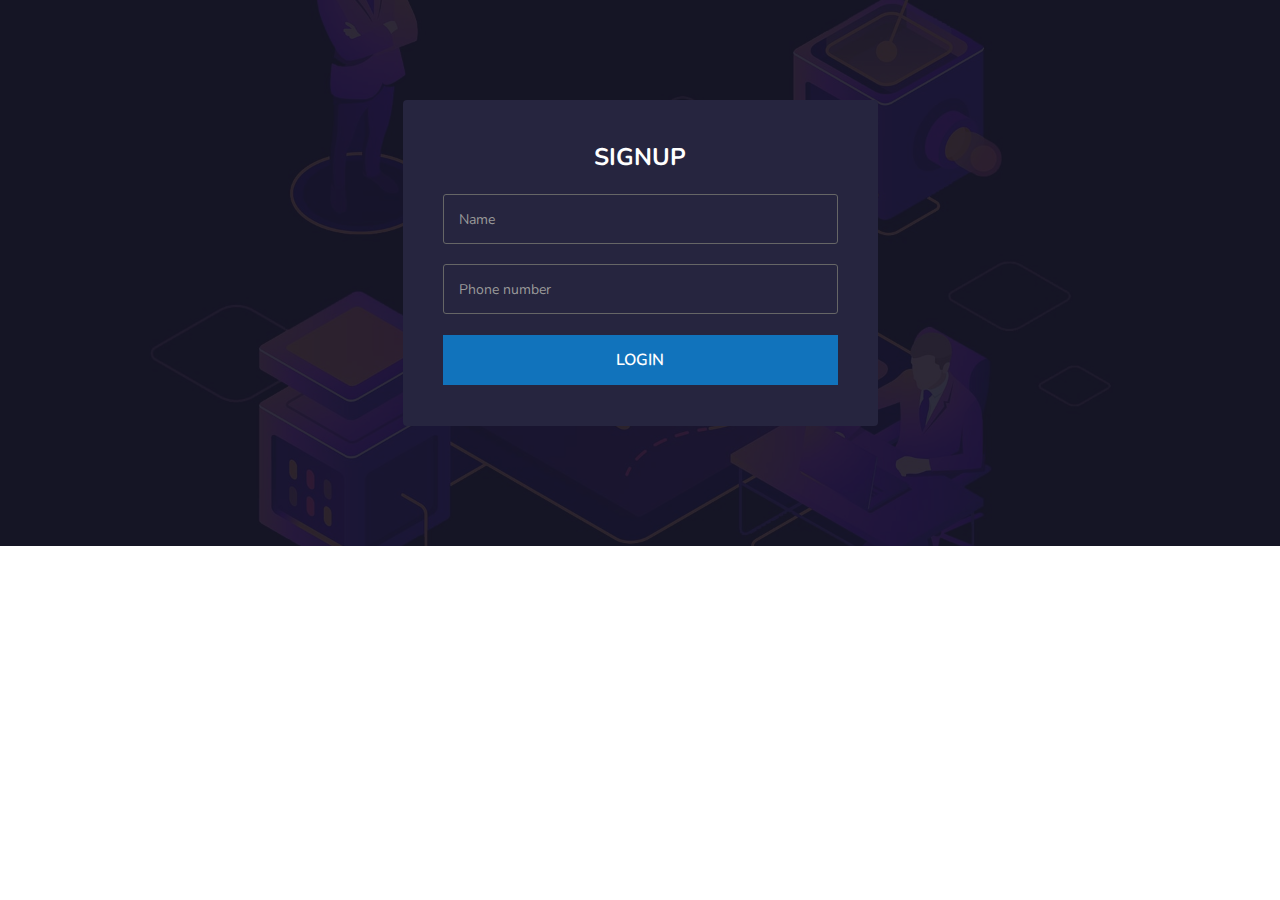
<file: login.html>
<!doctype html>
<html class="no-js" lang="en">
	
<!-- Mirrored from rockstheme.com/rocks/playdo-live/login.html by HTTrack Website Copier/3.x [XR&CO'2014], Tue, 26 Jan 2021 11:05:23 GMT -->
<head>
		<meta charset="utf-8">
		<meta http-equiv="x-ua-compatible" content="ie=edge">
		<title>Signup - The Quiz</title>
		<meta name="description" content="">
		<meta name="viewport" content="width=device-width, initial-scale=1">

		<!-- favicon -->		
		<link rel="shortcut icon" type="image/x-icon" href="img/logo/favicon.png">

		<!-- all css here -->

		<!-- bootstrap v3.3.6 css -->
		<link rel="stylesheet" href="css/bootstrap.min.css">
		<!-- font-awesome css -->
		<link rel="stylesheet" href="css/font-awesome.min.css">
		<!-- style css -->
		<link rel="stylesheet" href="style.css">
		<!-- responsive css -->
		<link rel="stylesheet" href="css/responsive.css">

		<!-- modernizr css -->
		<script src="js/vendor/modernizr-2.8.3.min.js"></script>
	</head>
		<body data-spy="scroll" data-target="#navbar-example">

		<!--[if lt IE 8]>
			<p class="browserupgrade">You are using an <strong>outdated</strong> browser. Please <a href="http://browsehappy.com/">upgrade your browser</a> to improve your experience.</p>
		<![endif]-->
		

        <!-- Start Slider Area -->
        <div class="login-area area-padding fix">
            <div class="login-overlay"></div>
            <div class="table">
                <div class="table-cell">
                    <div class="container">
                        <div class="row">
                            <div class="col-md-offset-3 col-md-6 col-sm-offset-3 col-sm-6 col-xs-12">
                                <div class="login-form">
                                    <h4 class="login-title text-center">SIGNUP</h4>
                                    <div class="row">
                                        <form id="contactForm" method="POST" action="http://rockstheme.com/rocks/playdo-live/contact.php" class="log-form">
                                            <div class="col-md-12 col-sm-12 col-xs-12">
                                                <input type="text" id="Name" class="form-control" placeholder="Name" required data-error="Please enter your name">
                                            </div>
                                            <div class="col-md-12 col-sm-12 col-xs-12">
                                                <input type="phone number" id="msg_subject" class="form-control" placeholder="Phone number" required data-error="Please enter your message subject">
                                            </div>
                                            <div class="col-md-12 col-sm-12 col-xs-12 text-center">
                                              
                                            </div>
                                            <div class="col-md-12 col-sm-12 col-xs-12 text-center">
                                                <button type="submit" id="submit" class="slide-btn login-btn">Login</button>
                                                <div id="msgSubmit" class="h3 text-center hidden"></div> 
                                                <div class="clearfix"></div>
                                            </div>
                                            <div class="col-md-12 col-sm-12 col-xs-12 text-center">
                                                <div class="clear"></div>
                                            
                                            </div> 
                                        </form> 
                                    </div>
                                </div>
                            </div>
                        </div>
                     </div>
                </div>
                </div>
        </div>
        <!-- End Slider Area -->
		
		<!-- all js here -->

		<!-- jquery latest version -->
		<script src="js/vendor/jquery-1.12.4.min.js"></script>
		<!-- bootstrap js -->
		<script src="js/bootstrap.min.js"></script>
		<!-- Form validator js -->
		<script src="js/form-validator.min.js"></script>
		<!-- plugins js -->
		<script src="js/plugins.js"></script>
	</body>

<!-- Mirrored from rockstheme.com/rocks/playdo-live/login.html by HTTrack Website Copier/3.x [XR&CO'2014], Tue, 26 Jan 2021 11:05:23 GMT -->
</html>
</file>
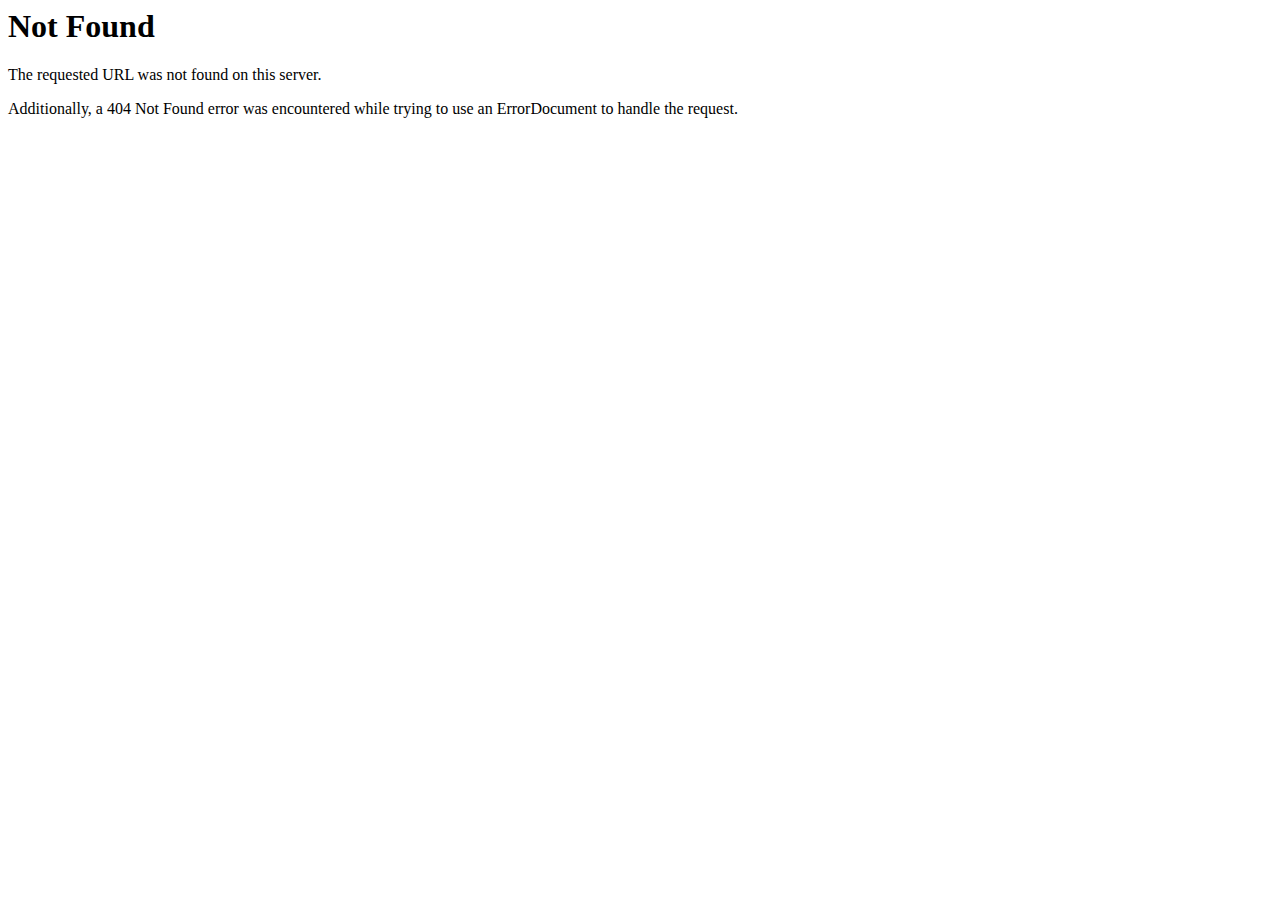
<file: order-from.html>
<!DOCTYPE HTML PUBLIC "-//IETF//DTD HTML 2.0//EN">
<html><head>
<title>404 Not Found</title>
</head><body>
<h1>Not Found</h1>
<p>The requested URL was not found on this server.</p>
<p>Additionally, a 404 Not Found
error was encountered while trying to use an ErrorDocument to handle the request.</p>
</body></html>
</file>
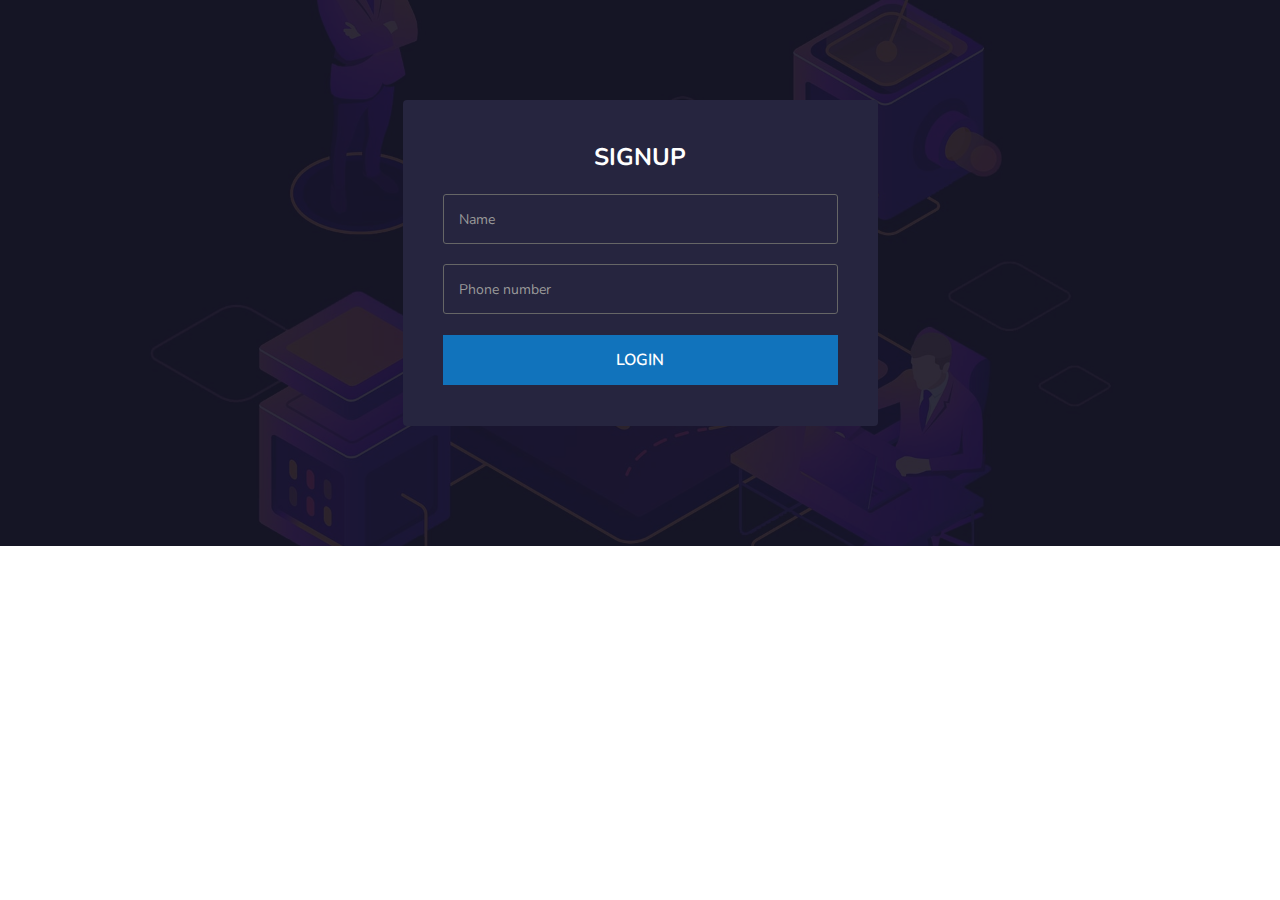
<file: signup.html>
<!doctype html>
<html class="no-js" lang="en">
	

<head>
		<meta charset="utf-8">
		<meta http-equiv="x-ua-compatible" content="ie=edge">
		<title>Signup - The Quiz</title>
		<meta name="description" content="">
		<meta name="viewport" content="width=device-width, initial-scale=1">

		<!-- favicon -->		
		<link rel="shortcut icon" type="image/x-icon" href="img/logo/favicon.png">

		<!-- all css here -->

		<!-- bootstrap v3.3.6 css -->
		<link rel="stylesheet" href="css/bootstrap.min.css">
		<!-- font-awesome css -->
		<link rel="stylesheet" href="css/font-awesome.min.css">
		<!-- style css -->
		<link rel="stylesheet" href="style.css">
		<!-- responsive css -->
		<link rel="stylesheet" href="css/responsive.css">

		<!-- modernizr css -->
		<script src="js/vendor/modernizr-2.8.3.min.js"></script>
	</head>
		<body data-spy="scroll" data-target="#navbar-example">

		<!--[if lt IE 8]>
			<p class="browserupgrade">You are using an <strong>outdated</strong> browser. Please <a href="http://browsehappy.com/">upgrade your browser</a> to improve your experience.</p>
		<![endif]-->
		

        <!-- Start Slider Area -->
        <div class="login-area area-padding fix">
            <div class="login-overlay"></div>
            <div class="table">
                <div class="table-cell">
                    <div class="container">
                        <div class="row">
                            <div class="col-md-offset-3 col-md-6 col-sm-offset-3 col-sm-6 col-xs-12">
                                <div class="login-form">
                                    <h4 class="login-title text-center">SIGNUP</h4>
                                    <div class="row">
                                        <form id="contactForm" method="POST" action="http://rockstheme.com/rocks/playdo-live/contact.php" class="log-form">
                                            <div class="col-md-12 col-sm-12 col-xs-12">
                                                <input type="text" id="Name" class="form-control" placeholder="Name" required data-error="Please enter your name">
                                            </div>
                                            <div class="col-md-12 col-sm-12 col-xs-12">
                                                <input type="phone number" id="msg_subject" class="form-control" placeholder="Phone number" required data-error="Please enter your message subject">
                                            </div>
                                            <div class="col-md-12 col-sm-12 col-xs-12 text-center">
                                              
                                            </div>
                                            <div class="col-md-12 col-sm-12 col-xs-12 text-center">
                                                <button type="submit" id="submit" class="slide-btn login-btn">Login</button>
                                                <div id="msgSubmit" class="h3 text-center hidden"></div> 
                                                <div class="clearfix"></div>
                                            </div>
                                            <div class="col-md-12 col-sm-12 col-xs-12 text-center">
                                                <div class="clear"></div>
                                            
                                            </div> 
                                        </form> 
                                    </div>
                                </div>
                            </div>
                        </div>
                     </div>
                </div>
                </div>
        </div>
        <!-- End Slider Area -->
		
		<!-- all js here -->

		<!-- jquery latest version -->
		<script src="js/vendor/jquery-1.12.4.min.js"></script>
		<!-- bootstrap js -->
		<script src="js/bootstrap.min.js"></script>
		<!-- Form validator js -->
		<script src="js/form-validator.min.js"></script>
		<!-- plugins js -->
		<script src="js/plugins.js"></script>
	</body>

</html>
</file>
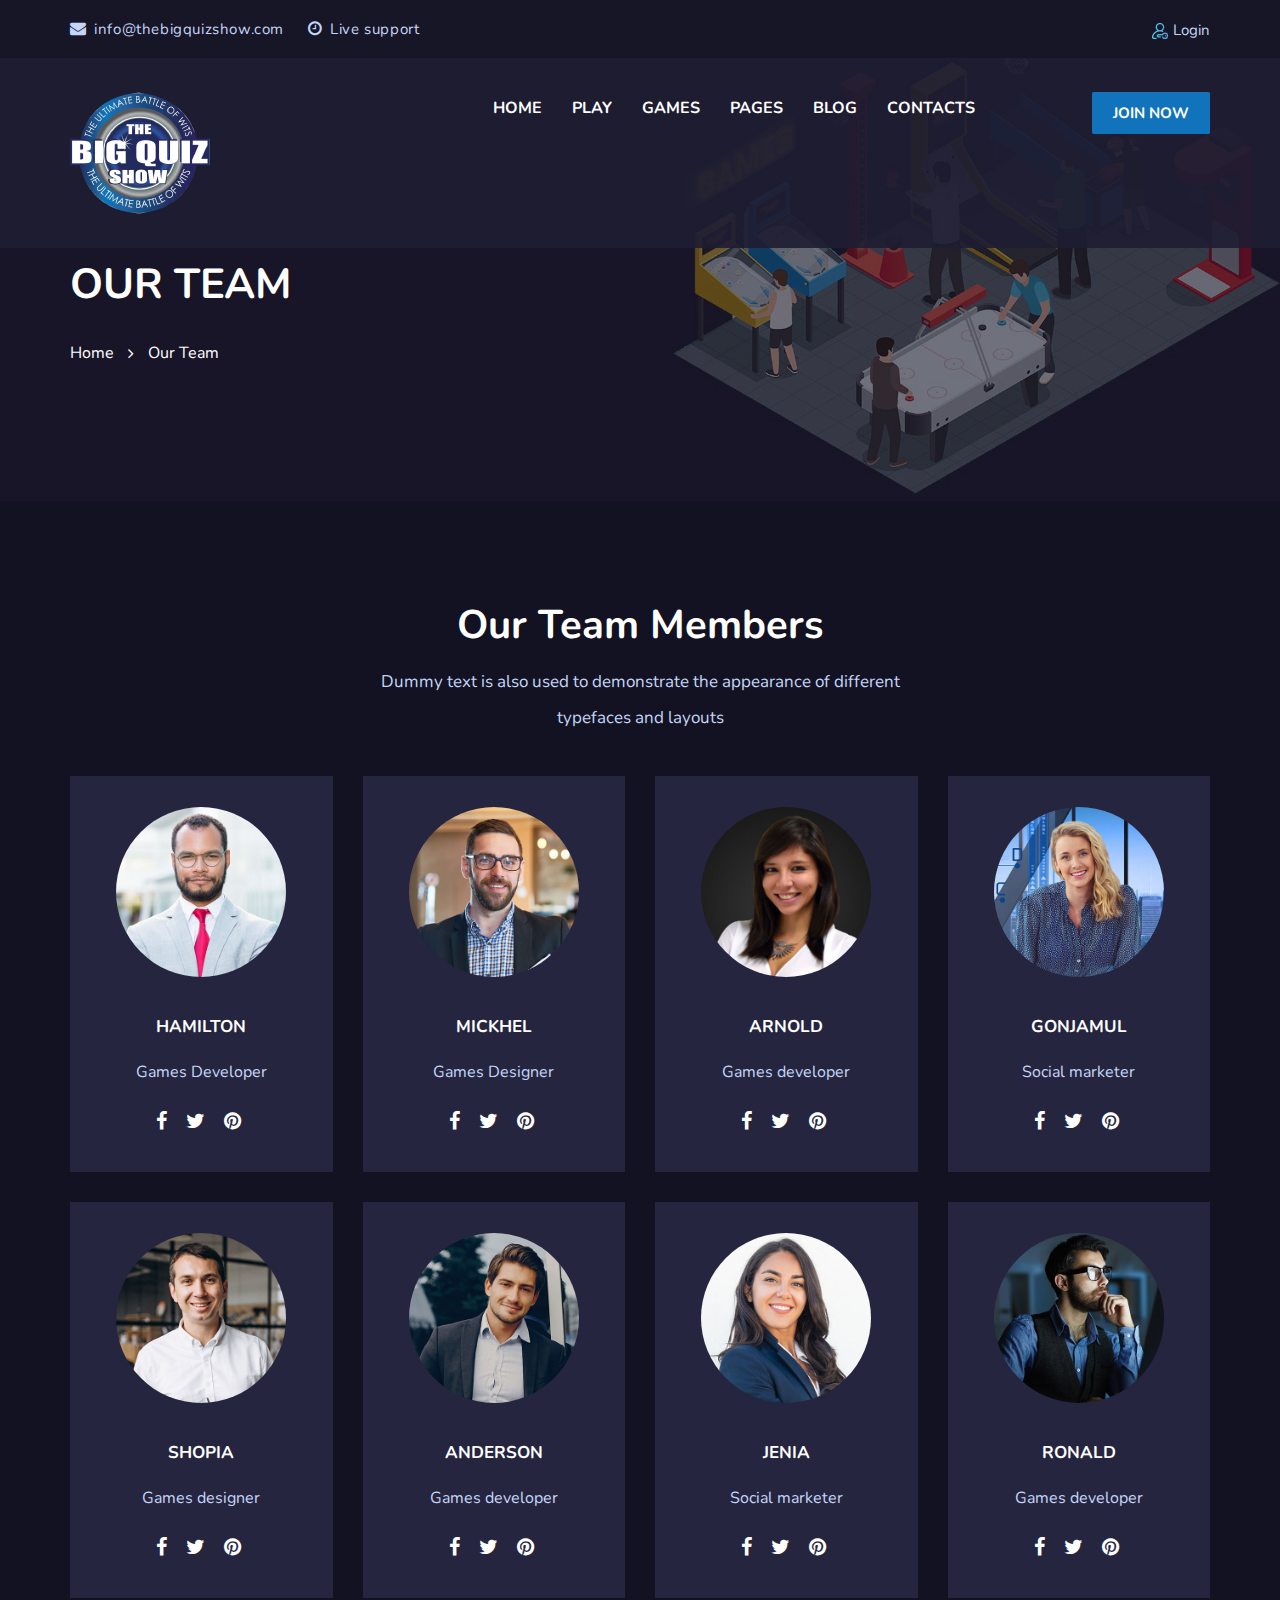
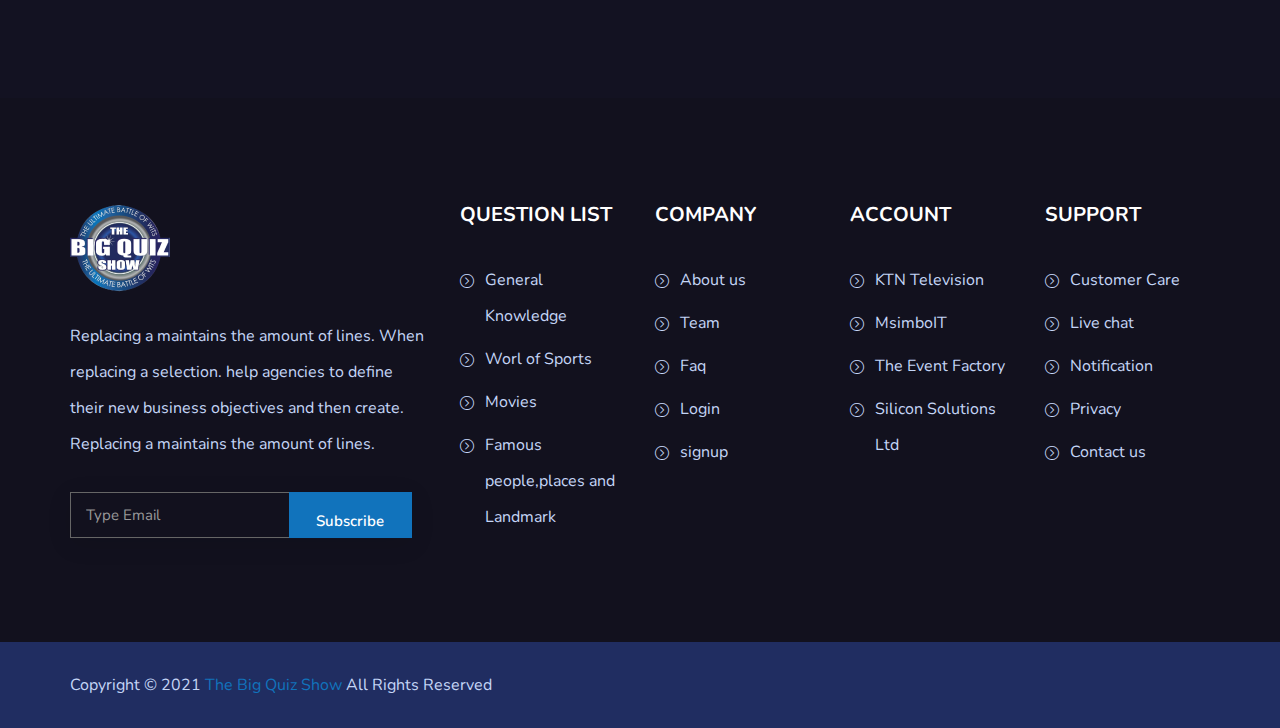
<file: team.html>
<!doctype html>
<html class="no-js" lang="en">
	
<!-- Mirrored from rockstheme.com/rocks/playdo-live/team.html by HTTrack Website Copier/3.x [XR&CO'2014], Tue, 26 Jan 2021 11:05:29 GMT -->
<head>
		<meta charset="utf-8">
		<meta http-equiv="x-ua-compatible" content="ie=edge">
		<title>Team | The Quiz</title>
		<meta name="description" content="">
		<meta name="viewport" content="width=device-width, initial-scale=1">

		<!-- favicon -->		
		<link rel="shortcut icon" type="image/x-icon" href="img/logo/favicon.png">

		<!-- all css here -->

		<!-- bootstrap v3.3.6 css -->
		<link rel="stylesheet" href="css/bootstrap.min.css">
		<!-- owl.carousel css -->
		<link rel="stylesheet" href="css/owl.carousel.css">
		<link rel="stylesheet" href="css/owl.transitions.css">
       <!-- Animate css -->
        <link rel="stylesheet" href="css/animate.css">
        <!-- meanmenu css -->
        <link rel="stylesheet" href="css/meanmenu.min.css">
		<!-- font-awesome css -->
		<link rel="stylesheet" href="css/font-awesome.min.css">
		<link rel="stylesheet" href="css/themify-icons.css">
		<!-- magnific css -->
        <link rel="stylesheet" href="css/magnific.min.css">
		<!-- style css -->
		<link rel="stylesheet" href="style.css">
		<!-- responsive css -->
		<link rel="stylesheet" href="css/responsive.css">

		<!-- modernizr css -->
		<script src="js/vendor/modernizr-2.8.3.min.js"></script>
	</head>
		<body>

		<!--[if lt IE 8]>
			<p class="browserupgrade">You are using an <strong>outdated</strong> browser. Please <a href="http://browsehappy.com/">upgrade your browser</a> to improve your experience.</p>
		<![endif]-->

        <div id="preloader"></div>
        <header class="header-one">
            <!-- Start top bar -->
            <div class="topbar-area">
                <div class="container">
                    <div class="row">
                        <div class=" col-md-8 col-sm-8 col-xs-12">
                            <div class="topbar-left">
                                <ul>
                                    <li><a href="#"><i class="fa fa-envelope"></i> info@thebigquizshow.com</a></li>
                                    <li><a href="#"><i class="fa fa-clock-o"></i> Live support</a></li>
                                </ul>  
                            </div>
                        </div>
                        <div class="col-md-4 col-sm-4 col-xs-12">
                            <div class="topbar-right">
								<ul>
                                    
                                   
                                    </li>
                                    <li><a href="#"><img src="img/icon/login.png" alt="">Login</a>
                                </ul>
							</div>
                        </div>
                    </div>
                </div>
            </div>
            <!-- End top bar -->
            <!-- header-area start -->
            <div id="sticker" class="header-area header-area-2 hidden-xs">
                <div class="container">
                    <div class="row">
                        <!-- logo start -->
                        <div class="col-md-3 col-sm-3">
                            <div class="logo">
                                <!-- Brand -->
                                <a class="navbar-brand " href="index.html">
                                    <img src="img/logo/logo2.png" alt="">
                                </a>
                            </div>
                            <!-- logo end -->
                        </div>
                        <div class="col-md-9 col-sm-9">
                            <div class="header-right-link">
                                <!-- search option end -->
								<a class="s-menu" href="login.html">Join now</a>
                            </div>
                            <!-- mainmenu start -->
                            <nav class="navbar navbar-default">
                                <div class="collapse navbar-collapse" id="navbar-example">
                                    <div class="main-menu">
                                        <ul class="nav navbar-nav navbar-right">
                                            <li><a class="pagess" href="index.html">Home</a>
                                              
                                            </li>
                                            <li><a class="pagess" href="play.html">Play</a></li>
                                            <li><a class="pagess" href="#">Games</a>
                                                <ul class="sub-menu">
                                                    <li><a href="games.html">All Games</a></li>
                                                    
                                                </ul>
                                            </li>
                                            
                                            <li><a class="pagess" href="#">Pages</a>
                                                <ul class="sub-menu">
                                                   <li><a href="about.html">About</a></li>
                                                    <li><a href="team.html">team</a></li>
                                                    <li><a href="faq.html">FAQ</a></li>
                                                    
                                                    <li><a href="login.html">Login</a></li>
                                                    <li><a href="signup.html">Signup</a></li>
                                                    
                                                   
                                                </ul>
                                            </li>
                                            <li><a class="pagess" href="#">Blog</a>
                                              <ul class="sub-menu">
                                                    <li><a href="blog.html">Blog grid</a></li>
                                                  
                                                </ul>
                                            </li>
                                            <li><a href="contact.html">contacts</a></li>
                                        </ul>
                                    </div>
                                </div>
                            </nav>
                            <!-- mainmenu end -->
                        </div>
                    </div>
                </div>
            </div>
            <!-- header-area end -->
            <!-- mobile-menu-area start -->
            <div class="mobile-menu-area hidden-lg hidden-md hidden-sm">
                <div class="container">
                    <div class="row">
                        <div class="col-md-12">
                            <div class="mobile-menu">
                                <div class="logo">
                                    <a href="index.html"><img src="img/logo/logo2.png" alt="" /></a>
                                </div>
                                <nav id="dropdown">
                                    <ul>
                                        <li><a class="pagess" href="index.html">Home</a>
                                           
                                        </li>
                                        <li><a class="pagess" href="play.html">Play</a></li>
                                        <li><a class="pagess" href="#">Games</a>
                                            <ul class="sub-menu">
                                                <li><a href="games.html">All Games</a></li>
                                                
                                            </ul>
                                        </li>
                                        
                                        <li><a class="pagess" href="#">Pages</a>
                                            <ul class="sub-menu">
                                               <li><a href="about.html">About</a></li>
                                                <li><a href="team.html">team</a></li>
                                                <li><a href="faq.html">FAQ</a></li>
                                                
                                                <li><a href="login.html">Login</a></li>
                                                <li><a href="signup.html">Signup</a></li>
                                                <li><a href="terms.html">terms & Conditions</a></li>
                                            </ul>
                                        </li>
                                        <li><a class="pagess" href="#">Blog</a>
                                        <ul class="sub-menu">
                                                    <li><a href="blog.html">Blog grid</a></li>
                                                  
                                                </ul>
                                        </li>
                                        <li><a href="contact.html">contacts</a></li>
                                    </ul>
                                </nav>
                            </div>					
                        </div>
                    </div>
                </div>
            </div>
            <!-- mobile-menu-area end -->		
        </header>
        <!-- header end -->
        <!-- Start Bottom Header -->
        <div class="page-area">
            <div class="breadcumb-overlay"></div>
            <div class="container">
                <div class="row">
                    <div class="col-md-12 col-sm-12 col-xs-12">
                        <div class="breadcrumb">
                            <div class="section-headline">
                                <h2>Our Team</h2>
                            </div>
                            <ul>
                                <li class="home-bread">Home</li>
                                <li>Our Team</li>
                            </ul>
                        </div>
                    </div>
                </div>
            </div>
        </div>
        <!-- END Header -->
        <!-- Team area start -->	
        <div class="team-area bg-color-2 area-padding-2">
            <div class="container">
               <div class="row">
					<div class="col-md-12 col-sm-12 col-xs-12">
						<div class="section-headline text-center">
							<h3>Our team members</h3>
							<p>Dummy text is also used to demonstrate the appearance of different typefaces and layouts</p>
						</div>
					</div>
				</div>
                <div class="row">
                    <div class="team-member text-center">
                        <!-- Single team member -->
                        <div class="col-md-3 col-sm-6 col-xs-12">
                            <div class="single-member">
                                <div class="team-img">
                                    <a href="#">
                                        <img src="img/team/t1.jpg" alt="">
                                    </a>
                                </div>
                                <div class="team-content">
                                    <h4><a href="#">Hamilton</a></h4>
                                    <p>Games Developer</p>
                                    <ul class="team-hover">
                                        <li><a href="#"><i class="fa fa-facebook"></i></a></li>
                                        <li><a href="#"><i class="fa fa-twitter"></i></a></li>
                                        <li><a href="#"><i class="fa fa-pinterest"></i></a></li>
                                    </ul>
                                </div>
                            </div>
                        </div>
                        <!-- Single team member -->
                        <div class="col-md-3 col-sm-6 col-xs-12">
                            <div class="single-member">
                                <div class="team-img">
                                    <a href="#">
                                        <img src="img/team/t2.jpg" alt="">
                                    </a>
                                </div>
                                <div class="team-content">
                                    <h4><a href="#">Mickhel</a></h4>
                                    <p>Games Designer</p>
                                    <ul class="team-hover">
                                        <li><a href="#"><i class="fa fa-facebook"></i></a></li>
                                        <li><a href="#"><i class="fa fa-twitter"></i></a></li>
                                        <li><a href="#"><i class="fa fa-pinterest"></i></a></li>
                                    </ul>
                                </div>
                            </div>
                        </div>
                        <!-- Single team member -->
                        <div class="col-md-3 col-sm-6 col-xs-12">
                            <div class="single-member">
                                <div class="team-img">
                                    <a href="#">
                                        <img src="img/team/t3.jpg" alt="">
                                    </a>
                                </div>
                                <div class="team-content">
                                    <h4><a href="#">Arnold</a></h4>
                                    <p>Games developer</p>
                                    <ul class="team-hover">
                                        <li><a href="#"><i class="fa fa-facebook"></i></a></li>
                                        <li><a href="#"><i class="fa fa-twitter"></i></a></li>
                                        <li><a href="#"><i class="fa fa-pinterest"></i></a></li>
                                    </ul>
                                </div>
                            </div>
                        </div>
                        <!-- Single team member -->
                        <div class="col-md-3 col-sm-6 col-xs-12">
                            <div class="single-member">
                                <div class="team-img">
                                    <a href="#">
                                        <img src="img/team/t4.jpg" alt="">
                                    </a>
                                </div>
                                <div class="team-content">
                                    <h4><a href="#">Gonjamul</a></h4>
                                    <p>Social marketer</p>
                                    <ul class="team-hover">
                                        <li><a href="#"><i class="fa fa-facebook"></i></a></li>
                                        <li><a href="#"><i class="fa fa-twitter"></i></a></li>
                                        <li><a href="#"><i class="fa fa-pinterest"></i></a></li>
                                    </ul>
                                </div>
                            </div>
                        </div>
                        <!-- Single team member -->
                        <div class="col-md-3 col-sm-6 col-xs-12">
                            <div class="single-member">
                                <div class="team-img">
                                    <a href="#">
                                        <img src="img/team/t5.jpg" alt="">
                                    </a>
                                </div>
                                <div class="team-content">
                                    <h4><a href="#">Shopia</a></h4>
                                    <p>Games designer</p>
                                    <ul class="team-hover">
                                        <li><a href="#"><i class="fa fa-facebook"></i></a></li>
                                        <li><a href="#"><i class="fa fa-twitter"></i></a></li>
                                        <li><a href="#"><i class="fa fa-pinterest"></i></a></li>
                                    </ul>
                                </div>
                            </div>
                        </div>
                        <!-- Single team member -->
                        <div class="col-md-3 col-sm-6 col-xs-12">
                            <div class="single-member">
                                <div class="team-img">
                                    <a href="#">
                                        <img src="img/team/t6.jpg" alt="">
                                    </a>
                                </div>
                                <div class="team-content">
                                    <h4><a href="#">Anderson</a></h4>
                                    <p>Games developer</p>
                                    <ul class="team-hover">
                                        <li><a href="#"><i class="fa fa-facebook"></i></a></li>
                                        <li><a href="#"><i class="fa fa-twitter"></i></a></li>
                                        <li><a href="#"><i class="fa fa-pinterest"></i></a></li>
                                    </ul>
                                </div>
                            </div>
                        </div>
                        <!-- Single team member -->
                        <div class="col-md-3 col-sm-6 col-xs-12">
                            <div class="single-member">
                                <div class="team-img">
                                    <a href="#">
                                        <img src="img/team/t7.jpg" alt="">
                                    </a>
                                </div>
                                <div class="team-content">
                                    <h4><a href="#">jenia</a></h4>
                                    <p>Social marketer</p>
                                    <ul class="team-hover">
                                        <li><a href="#"><i class="fa fa-facebook"></i></a></li>
                                        <li><a href="#"><i class="fa fa-twitter"></i></a></li>
                                        <li><a href="#"><i class="fa fa-pinterest"></i></a></li>
                                    </ul>
                                </div>
                            </div>
                        </div>
                        <!-- Single team member -->
                        <div class="col-md-3 col-sm-6 col-xs-12">
                            <div class="single-member">
                                <div class="team-img">
                                    <a href="#">
                                        <img src="img/team/t8.jpg" alt="">
                                    </a>
                                </div>
                                <div class="team-content">
                                    <h4><a href="#">Ronald</a></h4>
                                    <p>Games developer</p>
                                    <ul class="team-hover">
                                        <li><a href="#"><i class="fa fa-facebook"></i></a></li>
                                        <li><a href="#"><i class="fa fa-twitter"></i></a></li>
                                        <li><a href="#"><i class="fa fa-pinterest"></i></a></li>
                                    </ul>
                                </div>
                            </div>
                        </div>
                        <!-- Single team member -->
                    </div>
                </div>
            </div>
        </div>
        <!-- team area end -->
        <!-- Start Footer Area -->
        <footer class="footer-1">
            <div class="footer-area page-footer">
                <div class="container">
                    <div class="row">
                       <div class="col-md-4 col-sm-6 col-xs-12">
                            <div class="footer-content logo-footer">
                                <div class="footer-head">
                                    <div class="footer-logo">
                                    	<a class="footer-black-logo" href="#"><img src="img/logo/logo.png" alt=""></a>
                                    </div>
                                    <p>
                                        Replacing a  maintains the amount of lines. When replacing a selection. help agencies to define their new business objectives and then create. Replacing a  maintains the amount of lines. 
                                    </p>
                                    <div class="subs-feilds">
                                        <div class="suscribe-input">
                                            <input type="email" class="email form-control width-80" id="sus_email" placeholder="Type Email">
                                            <button type="submit" id="sus_submit" class="add-btn">Subscribe</button>
                                        </div>
                                    </div>
                                </div>
                            </div>
                        </div>
                        <!-- end single footer -->
                        <div class="col-md-2 col-sm-3 col-xs-12">
                            <div class="footer-content">
                                <div class="footer-head">
                                    <h4>question list</h4>
                                    <ul class="footer-list">
                                 <li><a href="#">General Knowledge</a></li>
                                        <li><a href="#">Worl of Sports</a></li>
                                        <li><a href="#">Movies</a></li>
                                        <li><a href="#">Famous people,places and Landmark</a></li>
                                    </ul>
                                </div>
                            </div>
                        </div>
                        <!-- end single footer -->
                        <div class="col-md-2 col-sm-3 col-xs-12">
                            <div class="footer-content">
                                <div class="footer-head">
                                    <h4>Company</h4>
                                    <ul class="footer-list">
                                       <li><a href="#">About us</a></li>
                                        <li><a href="#">Team </a></li>
                                        <li><a href="#">Faq</a></li>
                                        <li><a href="#">Login</a></li>
                                        <li><a href="#">signup</a></li>
                                    </ul>
                                </div>
                            </div>
                        </div>
                        <!-- end single footer -->
                        <div class="col-md-2 hidden-sm col-xs-12">
                            <div class="footer-content">
                                <div class="footer-head">
                                    <h4>Account</h4>
                                    <ul class="footer-list">
                                          <li><a href="#">KTN Television</a></li>
                                        <li><a href="#">MsimboIT</a></li>
                                        <li><a href="#">The Event Factory</a></li>
                                        <li><a href="#">Silicon Solutions Ltd</a></li>
                                    </ul>
                                </div>
                            </div>
                        </div>
                        <!-- end single footer -->
                        <div class="col-md-2 hidden-sm col-xs-12">
                             <div class="footer-content last-content">
                                <div class="footer-head">
                                    <h4>Support</h4>
                                    <ul class="footer-list">
                                        <li><a href="#">Customer Care</a></li>
                                        <li><a href="#">Live chat</a></li>
                                        <li><a href="#">Notification</a></li>
                                        <li><a href="#">Privacy</a></li>
                                      
                                        <li><a href="#">Contact us </a></li>
                                    </ul>
                                </div>
                            </div>
                        </div>
                    </div>
                </div>
            </div>
            <!-- Start Footer Bottom Area -->
            <div class="footer-area-bottom">
                <div class="container">
                    <div class="row">
                        <div class="col-md-6 col-sm-6 col-xs-12">
                            <div class="copyright">
                                <p>
                                    Copyright © 2021
                                    <a href="#">The Big Quiz Show</a> All Rights Reserved
                                </p>
                            </div>
                        </div>
                    </div>
                </div>
            </div>
            <!-- End Footer Bottom Area -->
        </footer>
        <!-- End Footer Area -->
		
		<!-- all js here -->

		<!-- jquery latest version -->
		<script src="js/vendor/jquery-1.12.4.min.js"></script>
		<!-- bootstrap js -->
		<script src="js/bootstrap.min.js"></script>
		<!-- owl.carousel js -->
		<script src="js/owl.carousel.min.js"></script>
		<!-- magnific js -->
        <script src="js/magnific.min.js"></script>
        <!-- wow js -->
        <script src="js/wow.min.js"></script>
        <!-- meanmenu js -->
        <script src="js/jquery.meanmenu.js"></script>
		<!-- Form validator js -->
		<script src="js/form-validator.min.js"></script>
		<!-- plugins js -->
		<script src="js/plugins.js"></script>
		<!-- main js -->
		<script src="js/main.js"></script>
	</body>

</html>
</file>
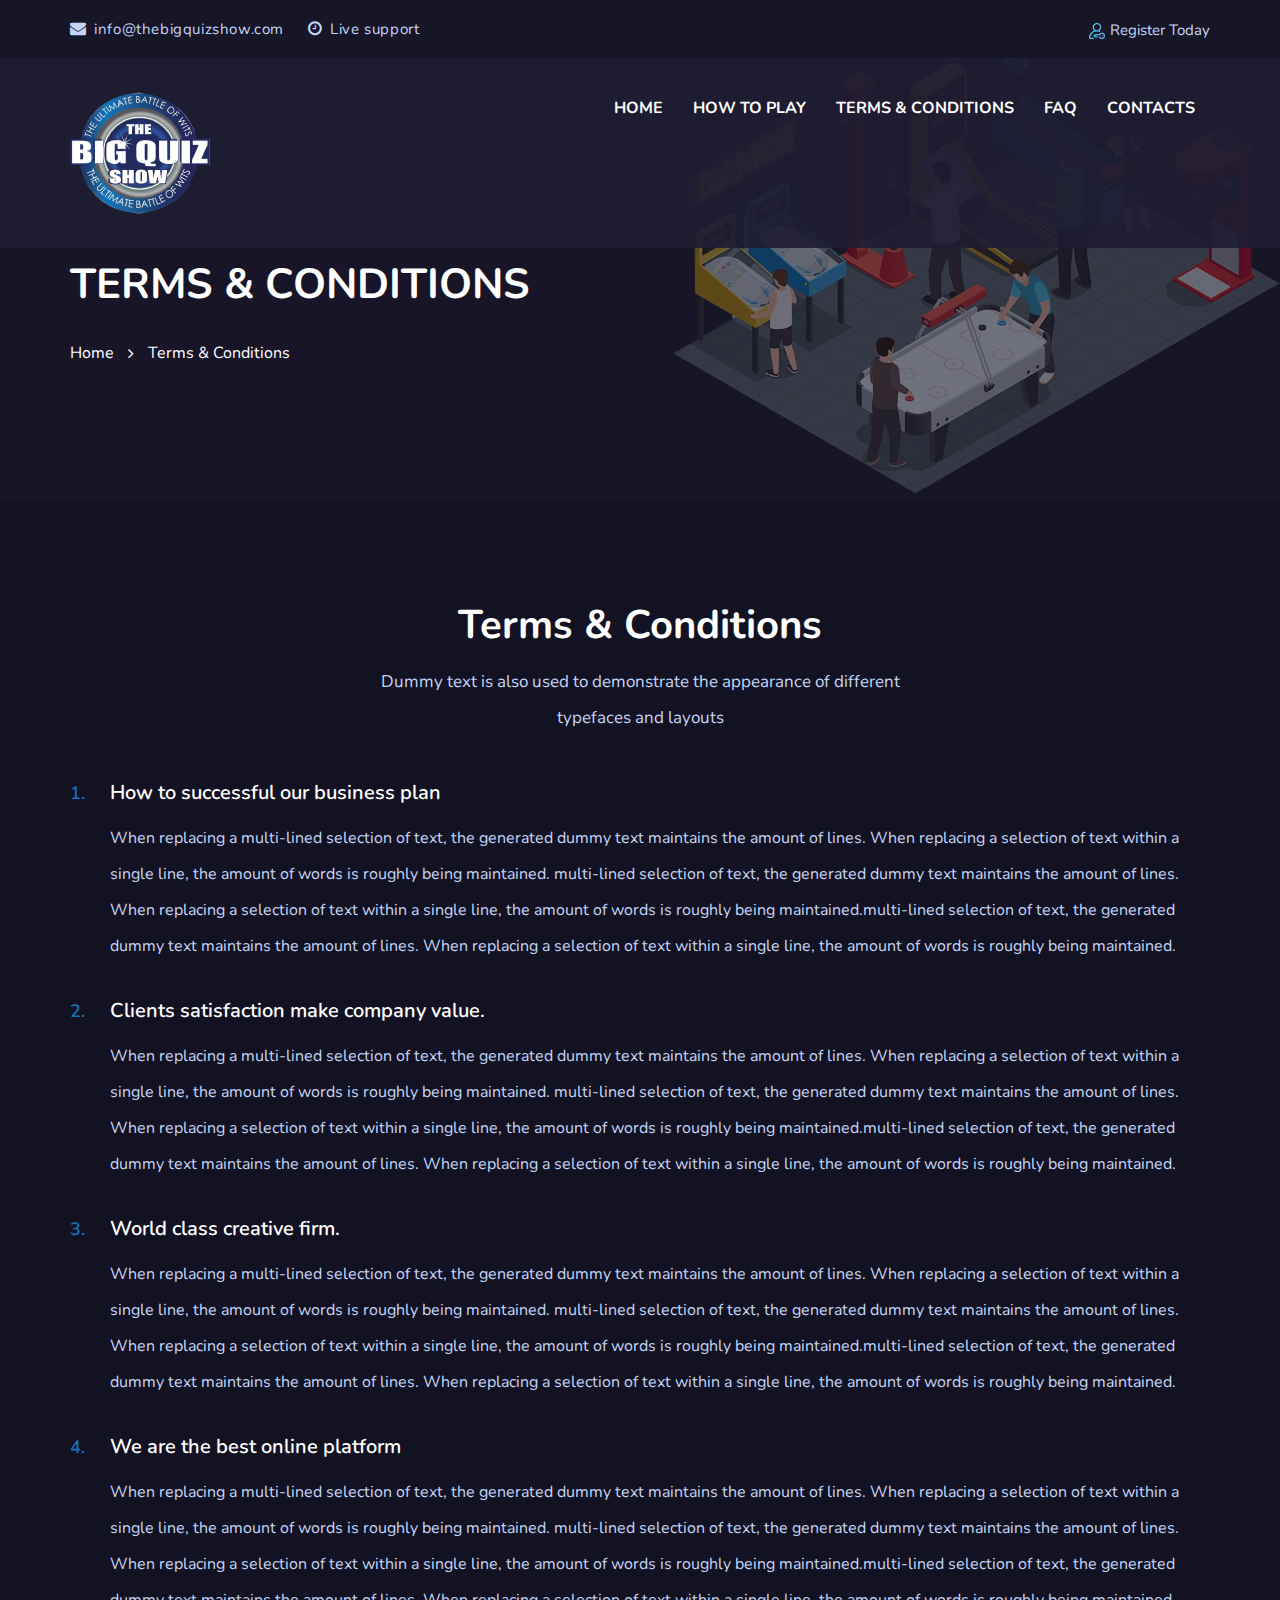
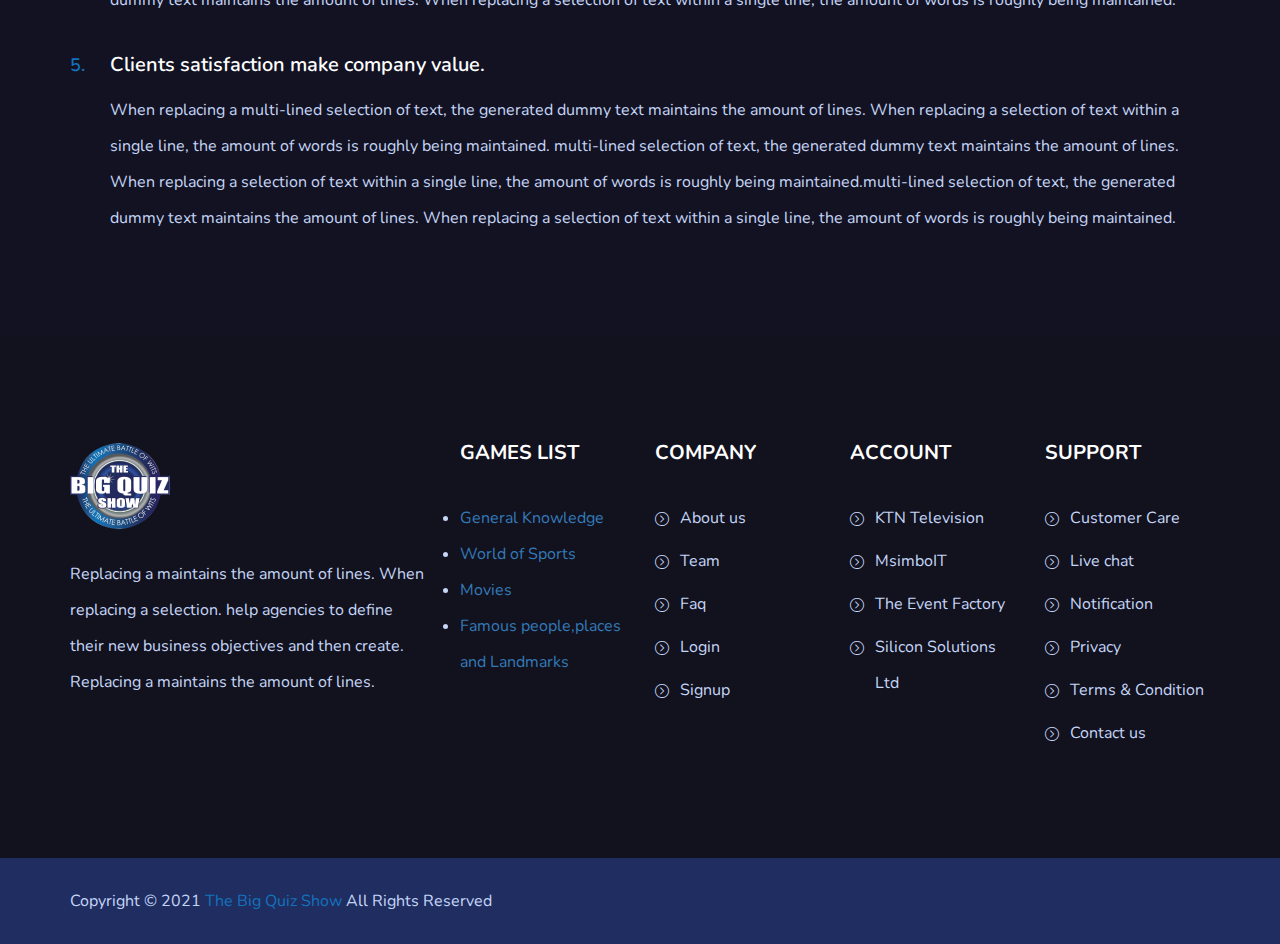
<file: terms.html>
<!doctype html>
<html class="no-js" lang="en">
	
<!-- Mirrored from rockstheme.com/rocks/playdo-live/terms.html by HTTrack Website Copier/3.x [XR&CO'2014], Tue, 26 Jan 2021 11:05:35 GMT -->
<head>
		<meta charset="utf-8">
		<meta http-equiv="x-ua-compatible" content="ie=edge">
		<title>Terms & Conditions | The Quiz</title>
		<meta name="description" content="">
		<meta name="viewport" content="width=device-width, initial-scale=1">

		<!-- favicon -->		
		<link rel="shortcut icon" type="image/x-icon" href="img/logo/favicon.ico">

		<!-- all css here -->

		<!-- bootstrap v3.3.6 css -->
		<link rel="stylesheet" href="css/bootstrap.min.css">
		<!-- owl.carousel css -->
		<link rel="stylesheet" href="css/owl.carousel.css">
		<link rel="stylesheet" href="css/owl.transitions.css">
       <!-- Animate css -->
        <link rel="stylesheet" href="css/animate.css">
        <!-- meanmenu css -->
        <link rel="stylesheet" href="css/meanmenu.min.css">
		<!-- font-awesome css -->
		<link rel="stylesheet" href="css/font-awesome.min.css">
		<link rel="stylesheet" href="css/themify-icons.css">
		<!-- magnific css -->
        <link rel="stylesheet" href="css/magnific.min.css">
		<!-- style css -->
		<link rel="stylesheet" href="style.css">
		<!-- responsive css -->
		<link rel="stylesheet" href="css/responsive.css">

		<!-- modernizr css -->
		<script src="js/vendor/modernizr-2.8.3.min.js"></script>
	</head>
		<body>

		<!--[if lt IE 8]>
			<p class="browserupgrade">You are using an <strong>outdated</strong> browser. Please <a href="http://browsehappy.com/">upgrade your browser</a> to improve your experience.</p>
		<![endif]-->

        <div id="preloader"></div>
        <header class="header-one">
            <!-- Start top bar -->
            <div class="topbar-area">
                <div class="container">
                    <div class="row">
                        <div class=" col-md-8 col-sm-8 col-xs-12">
                            <div class="topbar-left">
                                <ul>
                                    <li><a href="#"><i class="fa fa-envelope"></i> info@thebigquizshow.com</a></li>
                                    <li><a href="#"><i class="fa fa-clock-o"></i> Live support</a></li>
                                </ul>  
                            </div>
                        </div>
                        <div class="col-md-4 col-sm-4 col-xs-12">
                            <div class="topbar-right">
								    <ul>
                                
                                    <li><a href="signup.html"><img src="img/icon/login.png" alt="">Register Today</a>
                                </ul>
							</div>
                        </div>
                    </div>
                </div>
            </div>
            <!-- End top bar -->
            <!-- header-area start -->
            <div id="sticker" class="header-area header-area-2 hidden-xs">
                <div class="container">
                    <div class="row">
                        <!-- logo start -->
                        <div class="col-md-3 col-sm-3">
                            <div class="logo">
                                <!-- Brand -->
                                <a class="navbar-brand " href="index.html">
                                    <img src="img/logo/logo2.png" alt="">
                                </a>
                            </div>
                            <!-- logo end -->
                        </div>
                        <div class="col-md-9 col-sm-9">
                            
                            <!-- mainmenu start -->
                            <nav class="navbar navbar-default">
                                <div class="collapse navbar-collapse" id="navbar-example">
                                    <div class="main-menu">
                                        <ul class="nav navbar-nav navbar-right">
                                            <li><a class="pagess" href="index.html">Home</a>
                                              
                                            </li>
                                            <li><a class="pagess" href="about.html">How to play</a></li>
                                            <li><a class="pagess"href="terms.html">terms & Conditions</a></li>
                                            <li><a class="pagess"href="faq.html">FAQ</a></li>
                                            <li><a href="contact.html">contacts</a></li>
                                          
                                            </li>
                                     
                                        </ul>
                                    </div>
                                </div>
                            </nav>
                            <!-- mainmenu end -->
                        </div>
                    </div>
                </div>
            </div>
            <!-- header-area end -->
            <!-- mobile-menu-area start -->
            <div class="mobile-menu-area hidden-lg hidden-md hidden-sm">
                <div class="container">
                    <div class="row">
                        <div class="col-md-12">
                            <div class="mobile-menu">
                                <div class="logo">
                                    <a href="index.html"><img src="img/logo/logo2.png" alt="" /></a>
                                </div>
                                <nav id="dropdown">
                                    <ul><li><a class="pagess" href="index.html">Home</a>
                                          
                                        </li>
                                        <li><a class="pagess" href="about.html">How to play</a></li>
                                        <li><a class="pagess" href="terms.html">Terms and conditions</a></li>
                                        <li><a class="pagess" href="faq.html">Faq</a></li>
                                        <li><a class="pagess" href="contact.html">Contacts</a></li>
                             
                                                <li><a href="signup.html">Signup</a></li>
                                          
                                </nav>
                            </div>					
                        </div>
                    </div>
                </div>
            </div>
            <!-- mobile-menu-area end -->		
        </header>
        <!-- header end -->
        <!-- Start Bottom Header -->
        <div class="page-area">
            <div class="breadcumb-overlay"></div>
            <div class="container">
                <div class="row">
                    <div class="col-md-12 col-sm-12 col-xs-12">
                        <div class="breadcrumb">
                            <div class="section-headline">
                                <h2>Terms & Conditions </h2>
                            </div>
                            <ul>
                                <li class="home-bread">Home</li>
                                <li>Terms & Conditions </li>
                            </ul>
                        </div>
                    </div>
                </div>
            </div>
        </div>
        <!-- END Header -->
        <!-- Start terms area -->
        <div class="terms-area bg-color-2 area-padding-2">
            <div class="container">
               <div class="row">
					<div class="col-md-12 col-sm-12 col-xs-12">
						<div class="section-headline text-center">
							<h3>Terms & Conditions</h3>
							<p>Dummy text is also used to demonstrate the appearance of different typefaces and layouts</p>
						</div>
					</div>
				</div>
                <div class="row">
                    <!-- Start Column Start -->
                    <div class="col-md-12 col-sm-12 col-xs-12">
                        <div class="company-terms">
                            <div class="single-terms">
                               <h4><span class="number">1.</span> <span class="terms-text">How to successful our business plan</span></h4>
                               <p>When replacing a multi-lined selection of text, the generated dummy text maintains the amount of lines. When replacing a selection of text within a single line, the amount of words is roughly being maintained. multi-lined selection of text, the generated dummy text maintains the amount of lines. When replacing a selection of text within a single line, the amount of words is roughly being maintained.multi-lined selection of text, the generated dummy text maintains the amount of lines. When replacing a selection of text within a single line, the amount of words is roughly being maintained. </p>
                            </div>
                            <div class="single-terms">
                               <h4><span class="number">2.</span><span class="terms-text">Clients satisfaction make company value.</span></h4>
                               <p>When replacing a multi-lined selection of text, the generated dummy text maintains the amount of lines. When replacing a selection of text within a single line, the amount of words is roughly being maintained. multi-lined selection of text, the generated dummy text maintains the amount of lines. When replacing a selection of text within a single line, the amount of words is roughly being maintained.multi-lined selection of text, the generated dummy text maintains the amount of lines. When replacing a selection of text within a single line, the amount of words is roughly being maintained. </p>
                            </div>
                            <div class="single-terms">
                               <h4><span class="number">3.</span><span class="terms-text">World class creative firm.</span></h4>
                               <p>When replacing a multi-lined selection of text, the generated dummy text maintains the amount of lines. When replacing a selection of text within a single line, the amount of words is roughly being maintained. multi-lined selection of text, the generated dummy text maintains the amount of lines. When replacing a selection of text within a single line, the amount of words is roughly being maintained.multi-lined selection of text, the generated dummy text maintains the amount of lines. When replacing a selection of text within a single line, the amount of words is roughly being maintained. </p>
                            </div>
                            <div class="single-terms">
                               <h4><span class="number">4.</span><span class="terms-text">We are the best online platform </span></h4>
                               <p>When replacing a multi-lined selection of text, the generated dummy text maintains the amount of lines. When replacing a selection of text within a single line, the amount of words is roughly being maintained. multi-lined selection of text, the generated dummy text maintains the amount of lines. When replacing a selection of text within a single line, the amount of words is roughly being maintained.multi-lined selection of text, the generated dummy text maintains the amount of lines. When replacing a selection of text within a single line, the amount of words is roughly being maintained. </p>
                            </div>
                            <div class="single-terms">
                               <h4><span class="number">5.</span><span class="terms-text">Clients satisfaction make company value.</span></h4>
                               <p>When replacing a multi-lined selection of text, the generated dummy text maintains the amount of lines. When replacing a selection of text within a single line, the amount of words is roughly being maintained. multi-lined selection of text, the generated dummy text maintains the amount of lines. When replacing a selection of text within a single line, the amount of words is roughly being maintained.multi-lined selection of text, the generated dummy text maintains the amount of lines. When replacing a selection of text within a single line, the amount of words is roughly being maintained. </p>
                            </div>
                        </div>
                    </div>
                </div>
            </div>
        </div>
        <!-- End terms area -->
        <!-- Start Footer Area -->
        <footer class="footer-1">
            <div class="footer-area page-footer">
                <div class="container">
                    <div class="row">
                       <div class="col-md-4 col-sm-6 col-xs-12">
                            <div class="footer-content logo-footer">
                                <div class="footer-head">
                                    <div class="footer-logo">
                                    	<a class="footer-black-logo" href="#"><img src="img/logo/logo.png" alt=""></a>
                                    </div>
                                    <p>
                                        Replacing a  maintains the amount of lines. When replacing a selection. help agencies to define their new business objectives and then create. Replacing a  maintains the amount of lines. 
                                    </p>
                              
                                </div>
                            </div>
                        </div>
                        <!-- end single footer -->
                        <div class="col-md-2 col-sm-3 col-xs-12">
                            <div class="footer-content">
                                <div class="footer-head">
                                    <h4>Games list</h4>
                                        <li><a href="#">General Knowledge</a></li>
                                        <li><a href="#">World of Sports</a></li>
                                        <li><a href="#">Movies</a></li>
                                        <li><a href="#">Famous people,places and Landmarks</a></li>
                                    </ul>
                                </div>
                            </div>
                        </div>
                        <!-- end single footer -->
                        <div class="col-md-2 col-sm-3 col-xs-12">
                            <div class="footer-content">
                                <div class="footer-head">
                                    <h4>Company</h4>
                                    <ul class="footer-list">
                                     <li><a href="#">About us</a></li>
                                        <li><a href="#">Team </a></li>
                                        <li><a href="#">Faq</a></li>
                                        <li><a href="#">Login</a></li>
                                        <li><a href="#">Signup</a></li>
                                    </ul>
                                </div>
                            </div>
                        </div>
                        <!-- end single footer -->
                        <div class="col-md-2 hidden-sm col-xs-12">
                            <div class="footer-content">
                                <div class="footer-head">
                                    <h4>Account</h4>
                                    <ul class="footer-list">
                                      <li><a href="#">KTN Television</a></li>
                                        <li><a href="#">MsimboIT</a></li>
                                        <li><a href="#">The Event Factory</a></li>
                                        <li><a href="#">Silicon Solutions Ltd</a></li>
                                    </ul>
                                </div>
                            </div>
                        </div>
                        <!-- end single footer -->
                        <div class="col-md-2 hidden-sm col-xs-12">
                             <div class="footer-content last-content">
                                <div class="footer-head">
                                    <h4>Support</h4>
                                    <ul class="footer-list">
                                        <li><a href="#">Customer Care</a></li>
                                        <li><a href="#">Live chat</a></li>
                                        <li><a href="#">Notification</a></li>
                                        <li><a href="#">Privacy</a></li>
                                        <li><a href="#">Terms & Condition</a></li>
                                        <li><a href="#">Contact us </a></li>
                                    </ul>
                                </div>
                            </div>
                        </div>
                    </div>
                </div>
            </div>
            <!-- Start Footer Bottom Area -->
            <div class="footer-area-bottom">
                <div class="container">
                    <div class="row">
                        <div class="col-md-6 col-sm-6 col-xs-12">
                            <div class="copyright">
                                <p>
                                    Copyright © 2021
                                    <a href="#">The Big Quiz Show</a> All Rights Reserved
                                </p>
                            </div>
                        </div>
                    </div>
                </div>
            </div>
            <!-- End Footer Bottom Area -->
        </footer>
        <!-- End Footer Area -->
		
		<!-- all js here -->

		<!-- jquery latest version -->
		<script src="js/vendor/jquery-1.12.4.min.js"></script>
		<!-- bootstrap js -->
		<script src="js/bootstrap.min.js"></script>
		<!-- owl.carousel js -->
		<script src="js/owl.carousel.min.js"></script>
		<!-- magnific js -->
        <script src="js/magnific.min.js"></script>
        <!-- wow js -->
        <script src="js/wow.min.js"></script>
        <!-- meanmenu js -->
        <script src="js/jquery.meanmenu.js"></script>
		<!-- Form validator js -->
		<script src="js/form-validator.min.js"></script>
		<!-- plugins js -->
		<script src="js/plugins.js"></script>
		<!-- main js -->
		<script src="js/main.js"></script>
	</body>

<!-- Mirrored from rockstheme.com/rocks/playdo-live/terms.html by HTTrack Website Copier/3.x [XR&CO'2014], Tue, 26 Jan 2021 11:05:35 GMT -->
</html>
</file>
<file: css/themify-icons.css>
@font-face {
	font-family: 'themify';
	src:url('../fonts/themify.eot');
	src:url('../fonts/themifyd41d.eot?#iefix') format('embedded-opentype'),
		url('../fonts/themify.woff') format('woff'),
		url('../fonts/themify.ttf') format('truetype'),
		url('../fonts/themify.svg') format('svg');
	font-weight: normal;
	font-style: normal;
}

[class^="ti-"], [class*=" ti-"] {
	font-family: 'themify';
	speak: none;
	font-style: normal;
	font-weight: normal;
	font-variant: normal;
	text-transform: none;
	line-height: 1;

	/* Better Font Rendering =========== */
	-webkit-font-smoothing: antialiased;
	-moz-osx-font-smoothing: grayscale;
}

.ti-wand:before {
	content: "\e600";
}
.ti-volume:before {
	content: "\e601";
}
.ti-user:before {
	content: "\e602";
}
.ti-unlock:before {
	content: "\e603";
}
.ti-unlink:before {
	content: "\e604";
}
.ti-trash:before {
	content: "\e605";
}
.ti-thought:before {
	content: "\e606";
}
.ti-target:before {
	content: "\e607";
}
.ti-tag:before {
	content: "\e608";
}
.ti-tablet:before {
	content: "\e609";
}
.ti-star:before {
	content: "\e60a";
}
.ti-spray:before {
	content: "\e60b";
}
.ti-signal:before {
	content: "\e60c";
}
.ti-shopping-cart:before {
	content: "\e60d";
}
.ti-shopping-cart-full:before {
	content: "\e60e";
}
.ti-settings:before {
	content: "\e60f";
}
.ti-search:before {
	content: "\e610";
}
.ti-zoom-in:before {
	content: "\e611";
}
.ti-zoom-out:before {
	content: "\e612";
}
.ti-cut:before {
	content: "\e613";
}
.ti-ruler:before {
	content: "\e614";
}
.ti-ruler-pencil:before {
	content: "\e615";
}
.ti-ruler-alt:before {
	content: "\e616";
}
.ti-bookmark:before {
	content: "\e617";
}
.ti-bookmark-alt:before {
	content: "\e618";
}
.ti-reload:before {
	content: "\e619";
}
.ti-plus:before {
	content: "\e61a";
}
.ti-pin:before {
	content: "\e61b";
}
.ti-pencil:before {
	content: "\e61c";
}
.ti-pencil-alt:before {
	content: "\e61d";
}
.ti-paint-roller:before {
	content: "\e61e";
}
.ti-paint-bucket:before {
	content: "\e61f";
}
.ti-na:before {
	content: "\e620";
}
.ti-mobile:before {
	content: "\e621";
}
.ti-minus:before {
	content: "\e622";
}
.ti-medall:before {
	content: "\e623";
}
.ti-medall-alt:before {
	content: "\e624";
}
.ti-marker:before {
	content: "\e625";
}
.ti-marker-alt:before {
	content: "\e626";
}
.ti-arrow-up:before {
	content: "\e627";
}
.ti-arrow-right:before {
	content: "\e628";
}
.ti-arrow-left:before {
	content: "\e629";
}
.ti-arrow-down:before {
	content: "\e62a";
}
.ti-lock:before {
	content: "\e62b";
}
.ti-location-arrow:before {
	content: "\e62c";
}
.ti-link:before {
	content: "\e62d";
}
.ti-layout:before {
	content: "\e62e";
}
.ti-layers:before {
	content: "\e62f";
}
.ti-layers-alt:before {
	content: "\e630";
}
.ti-key:before {
	content: "\e631";
}
.ti-import:before {
	content: "\e632";
}
.ti-image:before {
	content: "\e633";
}
.ti-heart:before {
	content: "\e634";
}
.ti-heart-broken:before {
	content: "\e635";
}
.ti-hand-stop:before {
	content: "\e636";
}
.ti-hand-open:before {
	content: "\e637";
}
.ti-hand-drag:before {
	content: "\e638";
}
.ti-folder:before {
	content: "\e639";
}
.ti-flag:before {
	content: "\e63a";
}
.ti-flag-alt:before {
	content: "\e63b";
}
.ti-flag-alt-2:before {
	content: "\e63c";
}
.ti-eye:before {
	content: "\e63d";
}
.ti-export:before {
	content: "\e63e";
}
.ti-exchange-vertical:before {
	content: "\e63f";
}
.ti-desktop:before {
	content: "\e640";
}
.ti-cup:before {
	content: "\e641";
}
.ti-crown:before {
	content: "\e642";
}
.ti-comments:before {
	content: "\e643";
}
.ti-comment:before {
	content: "\e644";
}
.ti-comment-alt:before {
	content: "\e645";
}
.ti-close:before {
	content: "\e646";
}
.ti-clip:before {
	content: "\e647";
}
.ti-angle-up:before {
	content: "\e648";
}
.ti-angle-right:before {
	content: "\e649";
}
.ti-angle-left:before {
	content: "\e64a";
}
.ti-angle-down:before {
	content: "\e64b";
}
.ti-check:before {
	content: "\e64c";
}
.ti-check-box:before {
	content: "\e64d";
}
.ti-camera:before {
	content: "\e64e";
}
.ti-announcement:before {
	content: "\e64f";
}
.ti-brush:before {
	content: "\e650";
}
.ti-briefcase:before {
	content: "\e651";
}
.ti-bolt:before {
	content: "\e652";
}
.ti-bolt-alt:before {
	content: "\e653";
}
.ti-blackboard:before {
	content: "\e654";
}
.ti-bag:before {
	content: "\e655";
}
.ti-move:before {
	content: "\e656";
}
.ti-arrows-vertical:before {
	content: "\e657";
}
.ti-arrows-horizontal:before {
	content: "\e658";
}
.ti-fullscreen:before {
	content: "\e659";
}
.ti-arrow-top-right:before {
	content: "\e65a";
}
.ti-arrow-top-left:before {
	content: "\e65b";
}
.ti-arrow-circle-up:before {
	content: "\e65c";
}
.ti-arrow-circle-right:before {
	content: "\e65d";
}
.ti-arrow-circle-left:before {
	content: "\e65e";
}
.ti-arrow-circle-down:before {
	content: "\e65f";
}
.ti-angle-double-up:before {
	content: "\e660";
}
.ti-angle-double-right:before {
	content: "\e661";
}
.ti-angle-double-left:before {
	content: "\e662";
}
.ti-angle-double-down:before {
	content: "\e663";
}
.ti-zip:before {
	content: "\e664";
}
.ti-world:before {
	content: "\e665";
}
.ti-wheelchair:before {
	content: "\e666";
}
.ti-view-list:before {
	content: "\e667";
}
.ti-view-list-alt:before {
	content: "\e668";
}
.ti-view-grid:before {
	content: "\e669";
}
.ti-uppercase:before {
	content: "\e66a";
}
.ti-upload:before {
	content: "\e66b";
}
.ti-underline:before {
	content: "\e66c";
}
.ti-truck:before {
	content: "\e66d";
}
.ti-timer:before {
	content: "\e66e";
}
.ti-ticket:before {
	content: "\e66f";
}
.ti-thumb-up:before {
	content: "\e670";
}
.ti-thumb-down:before {
	content: "\e671";
}
.ti-text:before {
	content: "\e672";
}
.ti-stats-up:before {
	content: "\e673";
}
.ti-stats-down:before {
	content: "\e674";
}
.ti-split-v:before {
	content: "\e675";
}
.ti-split-h:before {
	content: "\e676";
}
.ti-smallcap:before {
	content: "\e677";
}
.ti-shine:before {
	content: "\e678";
}
.ti-shift-right:before {
	content: "\e679";
}
.ti-shift-left:before {
	content: "\e67a";
}
.ti-shield:before {
	content: "\e67b";
}
.ti-notepad:before {
	content: "\e67c";
}
.ti-server:before {
	content: "\e67d";
}
.ti-quote-right:before {
	content: "\e67e";
}
.ti-quote-left:before {
	content: "\e67f";
}
.ti-pulse:before {
	content: "\e680";
}
.ti-printer:before {
	content: "\e681";
}
.ti-power-off:before {
	content: "\e682";
}
.ti-plug:before {
	content: "\e683";
}
.ti-pie-chart:before {
	content: "\e684";
}
.ti-paragraph:before {
	content: "\e685";
}
.ti-panel:before {
	content: "\e686";
}
.ti-package:before {
	content: "\e687";
}
.ti-music:before {
	content: "\e688";
}
.ti-music-alt:before {
	content: "\e689";
}
.ti-mouse:before {
	content: "\e68a";
}
.ti-mouse-alt:before {
	content: "\e68b";
}
.ti-money:before {
	content: "\e68c";
}
.ti-microphone:before {
	content: "\e68d";
}
.ti-menu:before {
	content: "\e68e";
}
.ti-menu-alt:before {
	content: "\e68f";
}
.ti-map:before {
	content: "\e690";
}
.ti-map-alt:before {
	content: "\e691";
}
.ti-loop:before {
	content: "\e692";
}
.ti-location-pin:before {
	content: "\e693";
}
.ti-list:before {
	content: "\e694";
}
.ti-light-bulb:before {
	content: "\e695";
}
.ti-Italic:before {
	content: "\e696";
}
.ti-info:before {
	content: "\e697";
}
.ti-infinite:before {
	content: "\e698";
}
.ti-id-badge:before {
	content: "\e699";
}
.ti-hummer:before {
	content: "\e69a";
}
.ti-home:before {
	content: "\e69b";
}
.ti-help:before {
	content: "\e69c";
}
.ti-headphone:before {
	content: "\e69d";
}
.ti-harddrives:before {
	content: "\e69e";
}
.ti-harddrive:before {
	content: "\e69f";
}
.ti-gift:before {
	content: "\e6a0";
}
.ti-game:before {
	content: "\e6a1";
}
.ti-filter:before {
	content: "\e6a2";
}
.ti-files:before {
	content: "\e6a3";
}
.ti-file:before {
	content: "\e6a4";
}
.ti-eraser:before {
	content: "\e6a5";
}
.ti-envelope:before {
	content: "\e6a6";
}
.ti-download:before {
	content: "\e6a7";
}
.ti-direction:before {
	content: "\e6a8";
}
.ti-direction-alt:before {
	content: "\e6a9";
}
.ti-dashboard:before {
	content: "\e6aa";
}
.ti-control-stop:before {
	content: "\e6ab";
}
.ti-control-shuffle:before {
	content: "\e6ac";
}
.ti-control-play:before {
	content: "\e6ad";
}
.ti-control-pause:before {
	content: "\e6ae";
}
.ti-control-forward:before {
	content: "\e6af";
}
.ti-control-backward:before {
	content: "\e6b0";
}
.ti-cloud:before {
	content: "\e6b1";
}
.ti-cloud-up:before {
	content: "\e6b2";
}
.ti-cloud-down:before {
	content: "\e6b3";
}
.ti-clipboard:before {
	content: "\e6b4";
}
.ti-car:before {
	content: "\e6b5";
}
.ti-calendar:before {
	content: "\e6b6";
}
.ti-book:before {
	content: "\e6b7";
}
.ti-bell:before {
	content: "\e6b8";
}
.ti-basketball:before {
	content: "\e6b9";
}
.ti-bar-chart:before {
	content: "\e6ba";
}
.ti-bar-chart-alt:before {
	content: "\e6bb";
}
.ti-back-right:before {
	content: "\e6bc";
}
.ti-back-left:before {
	content: "\e6bd";
}
.ti-arrows-corner:before {
	content: "\e6be";
}
.ti-archive:before {
	content: "\e6bf";
}
.ti-anchor:before {
	content: "\e6c0";
}
.ti-align-right:before {
	content: "\e6c1";
}
.ti-align-left:before {
	content: "\e6c2";
}
.ti-align-justify:before {
	content: "\e6c3";
}
.ti-align-center:before {
	content: "\e6c4";
}
.ti-alert:before {
	content: "\e6c5";
}
.ti-alarm-clock:before {
	content: "\e6c6";
}
.ti-agenda:before {
	content: "\e6c7";
}
.ti-write:before {
	content: "\e6c8";
}
.ti-window:before {
	content: "\e6c9";
}
.ti-widgetized:before {
	content: "\e6ca";
}
.ti-widget:before {
	content: "\e6cb";
}
.ti-widget-alt:before {
	content: "\e6cc";
}
.ti-wallet:before {
	content: "\e6cd";
}
.ti-video-clapper:before {
	content: "\e6ce";
}
.ti-video-camera:before {
	content: "\e6cf";
}
.ti-vector:before {
	content: "\e6d0";
}
.ti-themify-logo:before {
	content: "\e6d1";
}
.ti-themify-favicon:before {
	content: "\e6d2";
}
.ti-themify-favicon-alt:before {
	content: "\e6d3";
}
.ti-support:before {
	content: "\e6d4";
}
.ti-stamp:before {
	content: "\e6d5";
}
.ti-split-v-alt:before {
	content: "\e6d6";
}
.ti-slice:before {
	content: "\e6d7";
}
.ti-shortcode:before {
	content: "\e6d8";
}
.ti-shift-right-alt:before {
	content: "\e6d9";
}
.ti-shift-left-alt:before {
	content: "\e6da";
}
.ti-ruler-alt-2:before {
	content: "\e6db";
}
.ti-receipt:before {
	content: "\e6dc";
}
.ti-pin2:before {
	content: "\e6dd";
}
.ti-pin-alt:before {
	content: "\e6de";
}
.ti-pencil-alt2:before {
	content: "\e6df";
}
.ti-palette:before {
	content: "\e6e0";
}
.ti-more:before {
	content: "\e6e1";
}
.ti-more-alt:before {
	content: "\e6e2";
}
.ti-microphone-alt:before {
	content: "\e6e3";
}
.ti-magnet:before {
	content: "\e6e4";
}
.ti-line-double:before {
	content: "\e6e5";
}
.ti-line-dotted:before {
	content: "\e6e6";
}
.ti-line-dashed:before {
	content: "\e6e7";
}
.ti-layout-width-full:before {
	content: "\e6e8";
}
.ti-layout-width-default:before {
	content: "\e6e9";
}
.ti-layout-width-default-alt:before {
	content: "\e6ea";
}
.ti-layout-tab:before {
	content: "\e6eb";
}
.ti-layout-tab-window:before {
	content: "\e6ec";
}
.ti-layout-tab-v:before {
	content: "\e6ed";
}
.ti-layout-tab-min:before {
	content: "\e6ee";
}
.ti-layout-slider:before {
	content: "\e6ef";
}
.ti-layout-slider-alt:before {
	content: "\e6f0";
}
.ti-layout-sidebar-right:before {
	content: "\e6f1";
}
.ti-layout-sidebar-none:before {
	content: "\e6f2";
}
.ti-layout-sidebar-left:before {
	content: "\e6f3";
}
.ti-layout-placeholder:before {
	content: "\e6f4";
}
.ti-layout-menu:before {
	content: "\e6f5";
}
.ti-layout-menu-v:before {
	content: "\e6f6";
}
.ti-layout-menu-separated:before {
	content: "\e6f7";
}
.ti-layout-menu-full:before {
	content: "\e6f8";
}
.ti-layout-media-right-alt:before {
	content: "\e6f9";
}
.ti-layout-media-right:before {
	content: "\e6fa";
}
.ti-layout-media-overlay:before {
	content: "\e6fb";
}
.ti-layout-media-overlay-alt:before {
	content: "\e6fc";
}
.ti-layout-media-overlay-alt-2:before {
	content: "\e6fd";
}
.ti-layout-media-left-alt:before {
	content: "\e6fe";
}
.ti-layout-media-left:before {
	content: "\e6ff";
}
.ti-layout-media-center-alt:before {
	content: "\e700";
}
.ti-layout-media-center:before {
	content: "\e701";
}
.ti-layout-list-thumb:before {
	content: "\e702";
}
.ti-layout-list-thumb-alt:before {
	content: "\e703";
}
.ti-layout-list-post:before {
	content: "\e704";
}
.ti-layout-list-large-image:before {
	content: "\e705";
}
.ti-layout-line-solid:before {
	content: "\e706";
}
.ti-layout-grid4:before {
	content: "\e707";
}
.ti-layout-grid3:before {
	content: "\e708";
}
.ti-layout-grid2:before {
	content: "\e709";
}
.ti-layout-grid2-thumb:before {
	content: "\e70a";
}
.ti-layout-cta-right:before {
	content: "\e70b";
}
.ti-layout-cta-left:before {
	content: "\e70c";
}
.ti-layout-cta-center:before {
	content: "\e70d";
}
.ti-layout-cta-btn-right:before {
	content: "\e70e";
}
.ti-layout-cta-btn-left:before {
	content: "\e70f";
}
.ti-layout-column4:before {
	content: "\e710";
}
.ti-layout-column3:before {
	content: "\e711";
}
.ti-layout-column2:before {
	content: "\e712";
}
.ti-layout-accordion-separated:before {
	content: "\e713";
}
.ti-layout-accordion-merged:before {
	content: "\e714";
}
.ti-layout-accordion-list:before {
	content: "\e715";
}
.ti-ink-pen:before {
	content: "\e716";
}
.ti-info-alt:before {
	content: "\e717";
}
.ti-help-alt:before {
	content: "\e718";
}
.ti-headphone-alt:before {
	content: "\e719";
}
.ti-hand-point-up:before {
	content: "\e71a";
}
.ti-hand-point-right:before {
	content: "\e71b";
}
.ti-hand-point-left:before {
	content: "\e71c";
}
.ti-hand-point-down:before {
	content: "\e71d";
}
.ti-gallery:before {
	content: "\e71e";
}
.ti-face-smile:before {
	content: "\e71f";
}
.ti-face-sad:before {
	content: "\e720";
}
.ti-credit-card:before {
	content: "\e721";
}
.ti-control-skip-forward:before {
	content: "\e722";
}
.ti-control-skip-backward:before {
	content: "\e723";
}
.ti-control-record:before {
	content: "\e724";
}
.ti-control-eject:before {
	content: "\e725";
}
.ti-comments-smiley:before {
	content: "\e726";
}
.ti-brush-alt:before {
	content: "\e727";
}
.ti-youtube:before {
	content: "\e728";
}
.ti-vimeo:before {
	content: "\e729";
}
.ti-twitter:before {
	content: "\e72a";
}
.ti-time:before {
	content: "\e72b";
}
.ti-tumblr:before {
	content: "\e72c";
}
.ti-skype:before {
	content: "\e72d";
}
.ti-share:before {
	content: "\e72e";
}
.ti-share-alt:before {
	content: "\e72f";
}
.ti-rocket:before {
	content: "\e730";
}
.ti-pinterest:before {
	content: "\e731";
}
.ti-new-window:before {
	content: "\e732";
}
.ti-microsoft:before {
	content: "\e733";
}
.ti-list-ol:before {
	content: "\e734";
}
.ti-linkedin:before {
	content: "\e735";
}
.ti-layout-sidebar-2:before {
	content: "\e736";
}
.ti-layout-grid4-alt:before {
	content: "\e737";
}
.ti-layout-grid3-alt:before {
	content: "\e738";
}
.ti-layout-grid2-alt:before {
	content: "\e739";
}
.ti-layout-column4-alt:before {
	content: "\e73a";
}
.ti-layout-column3-alt:before {
	content: "\e73b";
}
.ti-layout-column2-alt:before {
	content: "\e73c";
}
.ti-instagram:before {
	content: "\e73d";
}
.ti-google:before {
	content: "\e73e";
}
.ti-github:before {
	content: "\e73f";
}
.ti-flickr:before {
	content: "\e740";
}
.ti-facebook:before {
	content: "\e741";
}
.ti-dropbox:before {
	content: "\e742";
}
.ti-dribbble:before {
	content: "\e743";
}
.ti-apple:before {
	content: "\e744";
}
.ti-android:before {
	content: "\e745";
}
.ti-save:before {
	content: "\e746";
}
.ti-save-alt:before {
	content: "\e747";
}
.ti-yahoo:before {
	content: "\e748";
}
.ti-wordpress:before {
	content: "\e749";
}
.ti-vimeo-alt:before {
	content: "\e74a";
}
.ti-twitter-alt:before {
	content: "\e74b";
}
.ti-tumblr-alt:before {
	content: "\e74c";
}
.ti-trello:before {
	content: "\e74d";
}
.ti-stack-overflow:before {
	content: "\e74e";
}
.ti-soundcloud:before {
	content: "\e74f";
}
.ti-sharethis:before {
	content: "\e750";
}
.ti-sharethis-alt:before {
	content: "\e751";
}
.ti-reddit:before {
	content: "\e752";
}
.ti-pinterest-alt:before {
	content: "\e753";
}
.ti-microsoft-alt:before {
	content: "\e754";
}
.ti-linux:before {
	content: "\e755";
}
.ti-jsfiddle:before {
	content: "\e756";
}
.ti-joomla:before {
	content: "\e757";
}
.ti-html5:before {
	content: "\e758";
}
.ti-flickr-alt:before {
	content: "\e759";
}
.ti-email:before {
	content: "\e75a";
}
.ti-drupal:before {
	content: "\e75b";
}
.ti-dropbox-alt:before {
	content: "\e75c";
}
.ti-css3:before {
	content: "\e75d";
}
.ti-rss:before {
	content: "\e75e";
}
.ti-rss-alt:before {
	content: "\e75f";
}
</file>
<file: style.css>
/*-----------------------------------------------------------------------------------

    Template Name: Playdo - Online Gaiming HTML Template
    Template URI: http://rockstheme.com
    Description: This is html5 template
    Author: Rocks_theme
    Author URI: http://rockstheme.com
    Version: 1.0

-----------------------------------------------------------------------------------*/

    /*-----------------------------------------------------------------------------------  
     CSS INDEX
    ===================

    1. Theme Default CSS (body, link color, section etc)
    2. Header Top Area
    2.1 Header Bottom Area 
    2.2. Sticky Header Area
    2.3. Mobile Menu Area
    3. Intro Area
    4. Achivement Area Css
    5.About Area
    6. Games Area
    7 .Games play Area
    8.Payment History area
    9. Affiliate area
    10.overview Area
    11. Blog Area
    12. Payments card
    `13. Footer Area
    14. Home 02 Css
    15.How to Area
    `16. Home 03  CSS
    17. Chips Area Css
    18. Breadcumbs Area
    19. Blog Sidebar Area
    20. Blog Details
    21.	Contact area css
    22. Team Area
    23. Faq page Area
    24. Game Details
    25. Lottery area
    26. Pricing area css
    27. Error area css
    28. Login & signup area
    29. terms & Contion area
    30. Animation area

   
    
-----------------------------------------------------------------------------------*/
/*----------------------------------------*/
/*  Google Fonts
/*----------------------------------------*/
@import url('https://fonts.googleapis.com/css?family=Nunito:300,400,600,700,800&amp;display=swap');


/*----------------------------------------*/
/*  1.  Theme default CSS
/*----------------------------------------*/
html, body {
	height: 100%;
}
.floatleft {
	float:left;
}
.floatright {
	float:right;
}
.alignleft {
	float:left;
	margin-right:15px;
	margin-bottom: 15px;
}
.alignright {
	float:right;
	margin-left:15px;
	margin-bottom: 15px;
}
.aligncenter {
	display:block;
	margin:0 auto 15px;
}
a:focus {
	outline:0px solid;
}
img {max-width:100%;
	height:auto;
}
.fix {
	overflow:hidden;
}
p {
	margin:0 0 15px;
    color: #c4d5f6;
}
h1, h2, h3, h4, h5, h6 {
    font-family: 'Nunito', sans-serif;
	margin: 0 0 15px;
	color: #fff;
    font-weight: 700;
}
h1{
	font-size: 48px;
	line-height: 50px;
		
}
h2{
	font-size: 38px;
	line-height: 44px;
		
}
h3{
	font-size: 30px;
	line-height: 38px;
		
}
h4{
	font-size: 24px;
	line-height: 34px;
		
}
h5{
	font-size: 20px;
	line-height: 28px;
		
}
h6{
	font-size: 16px;
	line-height: 26px;
		
}
a {
	transition: all 0.3s ease 0s;
	text-decoration:none;
}
a:hover {
  color: #1173bc;
  text-decoration: none;
}
a:active, a:hover {
  outline: 0 none;
}
a:hover, a:focus {
    color: #2a354e;
    text-decoration: none;
}
body {
	color: #c4d5f6;
    font-family: 'Nunito', sans-serif;
	font-size: 16px;
	text-align: left;
	overflow-x: hidden;
	line-height: 36px;
}
#scrollUp {
    bottom: 40px;
    font-size: 20px;
    line-height: 48px;
    right: 30px;
    width: 44px;
    background-color: #26253f;
    color: #fff;
    text-align: center;
    height: 44px;
    border-radius: 3px;
    border:1px solid #26253f;
    transition-duration: 500ms;
}
#scrollUp:hover {
    border:1px solid #1173bc;
    background-color: #1173bc;
    transition-duration: 500ms;
}
.clear{
	clear:both;
}
.color{
    color: #1173bc;
}
ul{
	list-style: outside none none;
	margin: 0;
	padding: 0;
}
input, select, textarea, input[type="text"], input[type="date"], input[type="url"], input[type="email"], input[type="password"], input[type="tel"], button, button[type="submit"] {
	-moz-appearance: none;
	box-shadow: none !important;
}
input:focus, textarea:focus, select:focus {
    outline: none;
}
div#preloader { 
	position: fixed;
	left: 0; 
	top: 0; 
	z-index: 99999;
	width: 100%;
	height: 100%;
	overflow: visible;
	background: #131222 url('img/logo/preloader.gif') no-repeat center center;
}
.navbar-collapse {
    padding-left: 0px;
}
::-moz-selection {
    background: #1173bc;
    text-shadow: none;
}
::selection {
    background: #1173bc;
    text-shadow: none;
}
.bg-color{
    background:#171627;
}
.bg-color-2{
    background:#131222;
}
.browserupgrade {
    margin: 0.2em 0;
    background: #ccc;
    color: #2a354e;
    padding: 0.2em 0;
}
.area-padding{
	padding: 100px 0px;
}
.area-padding-2{
    padding: 100px 0px 70px;
}
.area-padding-3{
    padding: 70px 0px 100px;
}
.area-padding-4{
    padding: 100px 0px 50px;
}
.section-headline {
    padding-bottom: 40px;
    position: relative;
}
.section-headline h3 {
    font-size: 40px;
    text-transform: capitalize;
    line-height: 48px;
    color:#fff;
}
.section-headline p {
    max-width: 560px;
    font-size: 17px;
    margin: 0 auto;
}
.white-headline h3{
   color:#fff; 
}
.section-headline h4 .color {
    color: #1173bc;
    font-weight: 600;
}
.mar-row{
    margin-top: 50px;
}
.simple-text{
    font-weight: 400;
}
.color-text{
    color: #1173bc
}
/*--------------------------------*/
/*  2. Header top Area
/*--------------------------------*/
.topbar-left ul li {
    display: inline-block;
}
.topbar-area {
    background:#171627;
}
.topbar-left ul li a {
    color: #c4d5f6;
    display: block;
    margin-right: 20px;
    padding: 11px 0;
    text-decoration: none;
    font-size: 15px;
    letter-spacing: 0.60px;
}
.topbar-left ul li a i {
    color: #c4d5f6;
    font-size: 16px;
    padding-right: 3px;
}
.topbar-left ul li:last-child a{
	margin-right:0px;
}
.topbar-right {
    float: right;
}
.topbar-right ul li {
    display: inline-block;
    position: relative;
}
.topbar-right>ul>li>a {
    color: #c4d5f6;
    display: block;
    padding: 12px 30px 10px 0px;
    position: relative;
    font-size: 15px;
}
.topbar-right ul li ul {
    background: #26253f;
    left: 0;
    position: absolute;
    top: 100%;
    width: 130px;
    z-index: 9999999;
    padding: 10px 15px;
    opacity: 0;
    transform: scaleY(0);
    transform-origin: 0 0 0;
    transition: all 0.4s ease 0s;
    visibility: hidden;
}
.topbar-right >ul>li > ul a {
    color: #c4d5f6;
    font-size: 13px;
}
.topbar-right ul li:hover ul {
    visibility: visible;
    opacity: 1;
    transform: scaleY(1);
}
.topbar-right> ul>li>a::after {
    color: #c4d5f6;
    content: "\e64b";
    font-family: themify;
    font-size: 12px;
    position: absolute;
    right:15px;
    top: 13px;
}
.topbar-right> ul>li:last-child a::after{
    display: none;
}
.topbar-right> ul>li:last-child a{
    padding-right: 0px;
}
.topbar-right img {
    margin-right: 5px;
}
/*----------------------------------------*/
/*  2.1 Header Bottom Area 
/*----------------------------------------*/
.header-one {
    position: absolute;
    top: 0;
    left: 0;
    width: 100%;
    height: auto;
    z-index: 999;
}
.header-area{
	background:#1E1D32;
}
.logo {
    display: block;
}
.logo a {
    display: inline-block;
    height: auto;
    padding: 25px 0;
}
.main-menu ul.navbar-nav li {
    float: left;
    position: relative;
}
.main-menu ul.navbar-nav li a {
    color: #fff;
    font-size: 16px;
    font-weight: 700;
    padding: 40px 15px;
    text-transform: uppercase;
    position: relative;
}
.main-menu > ul.navbar-nav >li >a::before {
    position: absolute;
    content: "";
    left: 16px;
    bottom: 34px;
    border: 1px solid #1173bc;
    width:0;
    transition: 0.4s;
    opacity: 0;
}
.header-area.stick .main-menu > ul.navbar-nav >li >a::before {
    left: 16px;
    bottom: 27px;
}
.main-menu > ul.navbar-nav >li >a:hover::before {
    width:50%;
    transition: 0.4s;
    opacity: 1;
}
.main-menu ul.navbar-nav li a:hover{
	color: #1173bc;
}
.main-menu ul.navbar-nav li.active a:focus {
    color: #fff;
}
.main-menu ul.navbar-nav li.active a {
    background: rgba(0, 0, 0, 0) none repeat scroll 0 0;
    color: #1173bc;
    position: relative;
    z-index: 9999999;
}
.navbar {
    border: medium none;
    margin-bottom: 0;
}
.navbar-default {
    background: rgba(0, 0, 0, 0) none repeat scroll 0 0;
}
.main-menu ul.navbar-default .navbar-nav > .active > a, .navbar-default .navbar-nav > .active > a:hover, .navbar-default .navbar-nav > .active > a:focus {
    background: none;
    color:#fff;
}
.navbar-default .navbar-nav > li > a:hover, .navbar-default .navbar-nav > li > a:focus {
    background-color: transparent;
    color: #fff;
}
.navbar-default .navbar-toggle:hover, .navbar-default .navbar-toggle:focus {
    background: none;
}
.main-menu ul.nav li ul.sub-menu {
    background: #fff;
    left: 0;
    opacity: 0;
    position: absolute;
    top: 115%;
    transition: all 0.3s ease 0s;
    box-shadow: 0 5px 25px rgba(0, 0, 0, 0.1);
    visibility: hidden;
    width: 200px;
    z-index: -99;
	padding: 10px 0px;
    border-radius: 3px;
}
.pagess {
    position: relative;
}
.navbar.navbar-default {
    float: right;
}
.main-menu ul.nav li ul.sub-menu li {
    padding: 0;
    position: relative;
    width: 100%;
}
.main-menu ul.nav li:hover ul.sub-menu{
    top:100%;
    opacity:1;
    z-index:999;
    visibility:visible;
    background: #26253f;
}
.main-menu ul.nav li ul.sub-menu li a {
    color: #fff;
    display: block;
    font-size: 14px;
    padding: 5px 20px;
}
.main-menu ul.nav li ul.sub-menu li a span{
    color: #1173bc;
}
.main-menu ul.nav li:hover ul.sub-menu li a:hover{
    color:#1173bc;
}
.header-right-link {
    float: right;
    width: 180px;
    padding: 37px 0px;
    margin-left: 40px;
    text-align: right;
}
.slice-btn {
    display: inline-block;
    padding: 0px 15px;
}
.slice-btn span {
    font-size: 20px;
    font-weight: 500;
    color: #2a354e;
    cursor: pointer;
    line-height: 28px;
}
.s-menu {
    padding: 10px 20px;
    border: 1px solid #1173bc;
    background: #1173bc;
    color: #fff;
    transition: 0.4s;
    font-size: 15px;
    font-weight: 700;
    border-radius: 2px;
    text-transform: uppercase;
}
.s-menu:hover {
    border: 1px solid #1173bc;
    background: transparent;
	color:#1173bc;
    transition: 0.4s;
}
.header-area.stick  .header-right-link {
    padding: 27px 0px;
}
/*--------------------------------*/
/* 2.2. Sticky Header Area
/*--------------------------------*/
.header-area.stick {
    left: 0;
    position: fixed;
    top: 0;
    width: 100%;
    z-index: 999999;
    background: #1E1D32;
}
.header-area.stick .logo a {
    display: inline-block;
    height: auto;
    padding: 17px 0;
}
.header-area.stick .main-menu ul.navbar-nav li a {
    padding: 30px 15px;
    color: #fff;
}
.header-area.stick .main-menu ul.nav li ul.sub-menu li a {
    color: #fff;
    display: block;
    padding: 5px 15px;
}
.header-area.stick .main-menu ul.nav li ul.sub-menu li a:hover{
    color: #1173bc;
}
/*----------------------------------------*/
/*  2.3. Mobile Menu Area
/*----------------------------------------*/
.mobile-menu-area {
    background: #26253f none repeat scroll 0 0;
    padding: 10px 0px ;
}
.mean-container .mean-bar::after {
    content: "";
    font-size: 21px;
    left: 5%;
    position: absolute;
    top: 12px;
    text-transform: uppercase;
    font-weight: 500;
}
.mean-container a.meanmenu-reveal:hover {
    color:#1173bc
}
.mean-container .mean-nav ul {
    list-style-type: none;
    margin: 20px 0px;
    padding: 0;
    width: 100%;
}
.mean-container .mean-nav ul li a {
    background: #26253f none repeat scroll 0 0;
    color: #fff;
    display: block;
    float: left;
    font-size: 15px;
    font-weight: 600;
    margin: 0;
    padding: 13px 10px;
    text-align: left;
    text-decoration: none;
    text-transform: capitalize;
    width: 90%;
}
.mean-nav ul li.mean-last {
    margin-bottom: 20px;
}
.mean-container .mean-nav ul li a.mean-expand {
    color: #fff;
    line-height: 17px;
}
.mean-container .mean-nav ul li {
    width: 99.7%;
}
/*----------------------------------------*/
/*  3. Intro Area
/*----------------------------------------*/
.intro-area{
	position: relative;
    background: #171627;
}
.display-table{
	width: 100%;
	height: 100%;
	display: table;
}
.display-table-cell{
	width: 100%;
	height: 100%;
	display: table-cell;
	vertical-align: middle;
}
.intro-content {
    position: absolute;
    z-index: 2;
    top: 50%;
    left: 0;
    width: 100%;
    height: auto;
    margin-top: -180px;
}
.slide-images {
    margin-top: 30px;
}
.slide-all-text {
    margin-top: 90px;
}
.slider-content {
    position: relative;
}
.layer-1 h2 {
    color: #fff;
    font-size: 38px;
    font-weight: 700;
    line-height: 58px;
    max-width: 640px;
    margin-bottom: 20px;
    text-transform: uppercase;
}
.layer-2 p {
    font-size: 18px;
}
.ready-btn {
    border: 1px solid #1173bc;
    background: #1173bc;
    color: #fff;
    cursor: pointer;
    display: inline-block;
    font-size: 18px;
    font-weight: 700;
    margin-top: 20px;
    padding: 10px 20px;
    text-align: center;
    text-transform: capitalize;
    transition: all 0.4s ease 0s;
    border-radius: 2px;
}
.ready-btn:hover{
    color: #1173bc;
    background: transparent;
    transition: all 0.4s ease 0s;
}
/*----------------------------------------
  4. Achivement Area Css
----------------------------------------*/
.single-achive {
    border: 1px solid #26253f;
    position: relative;
    display: flex;
    overflow: hidden;
    padding: 30px 20px;
    align-items: center;
    background: #26253f;
    border-radius: 3px;
    margin-bottom: 30px;
}
.achive-image {
    float: left;
    width: 36%;
    height: 100%;
    margin-right: 15px;
    border-radius: 20px;
}
.achive-image img {
    border-radius: 50%;
}
.achivement-text h6 {
    font-size: 13px;
    text-transform: uppercase;
    margin-bottom: 0px;
    position: relative;
    padding-left: 20px;
}
.achivement-text h6::before {
    position: absolute;
    left: 0;
    top: 8px;
    background: #1173bc;
    width: 9px;
    height: 9px;
    content: "";
    border-radius: 50%;
}
.first-achive h6::before{
   background: #0EC929; 
}
.second-achive h6::before{
   background: #FFA90E; 
}
.achive-number {
    font-size: 36px;
    font-weight: 700;
    line-height: 52px;
    color: #fff;
}
/*--------------------------------*/
/* 5.About Area
/*--------------------------------*/
.about-area {
    position: relative;
}
.about-content {
    text-align: center;
    margin-top: 30px;
}
.more-text {
    margin-top: 40px;
    display: block;
}
.about-content span a {
    color:#fff;
    text-decoration: underline;
}
.about-content span a:hover{
    color:#1173bc;
}
.support-all {
    margin-left: 40px;
}
.support-services {
    padding: 30px 20px 20px 30px;
    background: #26253f;
    margin-bottom: 30px;
    border-radius: 3px;
}
.support-images {
    float: left;
    width: 80px;
    height: 80px;
    border-radius: 50px;
}
.support-content {
    padding-left: 100px;
}
.support-services .support-content h4 {
    font-size: 24px;
    text-transform: capitalize;
    padding-bottom: 0px;
    letter-spacing: 0.60px;
    line-height: 28px;
    color: #fff;
}
.support-content p {
    margin-bottom: 0px;
}
.last-content{
    margin-bottom: 0px !important;
}
/*----------------------------------------*/
/*  6. Games Area
/*----------------------------------------*/
.service-img {
    margin-bottom: 20px;
}
.single-games {
    border: 1px solid #26253f;
    position: relative;
    text-align: center;
    padding: 30px 0px;
    background: #26253f;
}
.single-games h4 {
    color: #fff;
}
.games-carousel .col-md-4{
    width: 100%;
}
.games-img {
    width: 160px;
    height: 160px;
    margin: 20px auto;
}
.games-btn {
    border: 1px solid #1173bc;
    background: #1173bc;
    color: #fff;
    cursor: pointer;
    display: inline-block;
    font-size: 18px;
    font-weight: 600;
    margin-top: 20px;
    padding: 8px 20px;
    text-align: center;
    text-transform: capitalize;
    transition: all 0.4s ease 0s;
    border-radius: 2px;
}
.games-btn:hover{
    border: 1px solid #1173bc;
    background: transparent;
    color: #1173bc;
    transition: all 0.4s ease 0s;
}
.games-carousel.owl-carousel.owl-theme .owl-controls .owl-nav div.owl-prev, 
.games-carousel.owl-carousel.owl-theme .owl-controls .owl-nav div.owl-next {
    color: #fff;
    font-size: 18px;
    margin-top: -20px;
    position: absolute;
    top: 50%;;
    text-align: center;
    line-height: 39px;
    opacity: 0;
    border:1px solid #fff;
    width: 40px;
    height: 40px;
	border-radius: 50%;
}
.games-carousel.owl-carousel.owl-theme .owl-controls .owl-nav div.owl-prev{
    left: 10%;
    -webkit-transition: 0.0s;
    -moz-transition: 0.0s;
    -o-transition: 0.0s;
    -ms-transition: 0.0s;
}
.games-carousel.owl-carousel.owl-theme .owl-controls .owl-nav div.owl-next {
    right: 10%;
    -webkit-transition: 0.4s;
    -moz-transition: 0.4s;
    -o-transition: 0.4s;
    -ms-transition: 0.4s;
}
.games-carousel.owl-carousel.owl-theme:hover .owl-controls .owl-nav div.owl-next{
    right: 2%;
    -webkit-transition: 0.4s;
    -moz-transition: 0.4s;
    -o-transition: 0.4s;
    -ms-transition: 0.4s;
    opacity: 1;
}
.games-carousel.owl-carousel.owl-theme:hover .owl-controls .owl-nav div.owl-prev{
    left: 2%;
    -webkit-transition: 0.4s;
    -moz-transition: 0.4s;
    -o-transition: 0.4s;
    -ms-transition: 0.4s;
    opacity: 1;
}
.games-carousel.owl-carousel.owl-theme:hover .owl-controls .owl-nav div.owl-next:hover,
.games-carousel.owl-carousel.owl-theme:hover .owl-controls .owl-nav div.owl-prev:hover{
    color:#fff;
    background: #1173bc;
    border: 1px solid #1173bc;
}
/*--------------------------------*/
/* 7 .Games play Area
/*--------------------------------*/
.challange-area{
	position: relative;
}
.tab-menu {
    display: block;
    margin-bottom: 40px;
}
.tab-menu ul.nav{
    margin: 0;
    padding: 0;
}
.tab-menu ul.nav li {
    border: medium none;
    float: left;
    width: 33.33%;
    padding-right: 15px;
}
.tab-menu ul.nav li a {
    background: #26253f;
    border-radius: 0;
    display: block;
    font-weight: 600;
    padding: 16px 20px 16px;
    color: #fff;
    border:1px solid #26253f;
    border-radius: 3px;
}
.tab-menu .nav-tabs{
	border-bottom: none;
}
.nav-tabs > li.active > a, .nav-tabs > li.active > a:focus {
  background-color: #1173bc !important;
  border-color: #1173bc;
  border-image: none;
  border-style: solid;
  border-width: 1px;
  color: #fff !important;
  cursor: default;
  position: relative;
}
.tab-menu ul.nav li a:hover{
	border:1px solid #26253f;
}
.cha-img {
    display: inline-block;
    margin-right: 20px;
    width: 80px;
    height: 80px;
    border-radius: 50%;
}
.title-date {
    display: inline-block;
    position: relative;
    top: 15px;
}
.cha-title {
    display: block;
    font-size: 22px;
    font-weight: 700;
    margin-bottom: 10px;
    line-height: 18px;
}
.cha-bit{
    display: block;
	color:#c4d5f6;
}
.single-gaimer {
    padding: 10px;
    background: #26253f;
    display: block;
    overflow: hidden;
    margin-bottom: 20px;
    border-radius: 3px;
}
.gaimer {
    float: left;
    margin-right: 15px;
    border-radius: 50%;
    margin-top: 6px;
}
.gaimer-content {
    float: left;
    padding-left: 5px;
}
.gaimer-content h6{
    margin-bottom: 0px;
    font-weight: 500;
}
.page-img {
    position: relative;
}
.play-btn {
    position: absolute;
    left: 0;
    right: 0;
    margin: 0 auto;
    text-align: center;
    top: 50%;
    margin-top: -20px;
    border: 1px solid #1173bc;
    width: 150px;
    color: #fff;
    background:#202d61;
    padding: 12px 20px;
    border-radius: 3px;
    transition: 0.4s;
    font-size: 20px;
    font-weight: 600;
}
.play-btn:hover{
    background: #1173bc;
    transition: 0.4s;
    color:#fff;
}
/*----------------------------------------*/
/*  8.Payment History area
/*----------------------------------------*/
.payment-history-area {
    background: url(img/background/bg1.jpg);
    background-repeat: no-repeat;
    background-position: top center;
    background-size: cover;
    z-index: 1;
    position: relative;
    overflow: hidden;
}
.payment-history-area::after {
    background: rgba(24,23,40,0.4);
    position: absolute;
    content: "";
    left: 0;
    top: 0;
    width: 100%;
    height: 100%;
    z-index: -1;
}
.deposite-content {
    position: relative;
}
.deposite-content table {
  border-collapse: collapse;
  width: 100%;
}
.deposite-content th {
    text-align: left;
    padding: 8px 10px 8px 30px;
    height: 80px;
    text-transform: uppercase;
}
.deposite-content td{
    text-align: left;
    padding: 8px 10px 8px 30px;
    height: 80px;
}
.deposite-content tr:nth-child(even) {
  background-color: #171627;
}
.diposite-box {
    width: 100%;
    margin: 0 auto;
    background: #26253f;
    position: relative;
}
.diposite-box h4 {
    display: inline-block;
    font-size: 26px;
    background: #1173bc;
    padding: 10px 30px;
    margin-bottom: 25px;
    border-radius: 3px;
    color:#fff;
}
.diposite-box span {
    float: right;
    font-size: 28px;
    color: #fff;
    background: #1173bc;
    padding: 10px 20px;
    border-radius: 3px;
    line-height: 32px;
}
.deposite-table td img {
    margin-right: 15px;
    border-radius: 50%;
}
/*----------------------------------------*/
/*  9. Affiliate area
/*----------------------------------------*/
.single-proses {
    margin-top: 10px;
    margin-bottom: 30px;
}
.proses-icon a {
    width: 100px;
    height: 100px;
    line-height: 97px;
    font-size: 36px;
    box-shadow: 0 5px 25px rgba(0, 0, 0, 0.1);
    display: inline-block;
    border-radius: 50%;
    margin-bottom: 30px;
    background:#26253f; 
}
.proses-icon {
    position: relative;
    display: inline-block;
}
.point-view {
    width: 40px;
    height: 40px;
    line-height: 37px;
    font-size: 16px;
    color: #fff;
    border-radius: 50%;
    position: absolute;
    left: -10px;
    top: -10px;
}
.proses-text p {
    margin-bottom: 0px;
}
.point-blue .point-view{
    background: #F39D36;
    border: 1px solid #F39D36;
}
.point-orange .point-view{
    background: #0098D7;
    border: 1px solid #0098D7;
}
.point-green .point-view{
    background: #1AA15F;
    border: 1px solid #1AA15F;
}
.point-blue.proses-icon a{
    color:#F39D36;
}
.point-orange.proses-icon a{
    color:#0098D7;
}
.point-green.proses-icon a{
    color:#1AA15F;
}
.proses-text h4 {
    text-transform: capitalize;
    font-size: 22px;
    max-width: 270px;
    margin: 0px auto;
}
/*--------------------------------*/
/* 10.overview Area
/*--------------------------------*/
.overview-area {
    position: relative;
}
.overview-text {
    margin-top: 40px;
}
.overview-image {
    border-radius: 10px;
    position: relative;
    overflow: hidden;
}
.overview-text h3 {
    font-size: 40px;
    line-height: 46px;
}
.overview-text li {
    display: block;
    position: relative;
}
.overview-text ul li a {
    font-size: 15px;
    color: #c4d5f6;
    padding: 6px 0px 6px 35px;
    display: block;
}
.overview-text li::after {
    position: absolute;
    left: 0px;
    top: 6px;
    content: "\e64c";
    font-family: themify;
    width: 24px;
    height: 24px;
    line-height: 24px;
    text-align: center;
    border-radius: 50px;
    font-size: 12px;
    color: #fff;
    background: #1173bc;
}
.overview-btn {
    padding: 10px 20px;
    border: 1px solid #1173bc;
    background: #1173bc;
    color: #fff;
    transition: 0.4s;
    font-size: 16px;
    font-weight: 700;
    border-radius: 2px;
    margin-top: 20px;
    display: inline-block;
    text-transform: capitalize;
}
.overview-btn:hover{
    border: 1px solid #1173bc;
    background:transparent;
    color: #1173bc;
    transition: 0.4s;
}
/*----------------------------------------*/
/*  11. Blog Area
/*----------------------------------------*/
.blog-content {
    padding: 30px;
    position: relative;
    z-index: 1;
    transition: 0.5s;
    overflow: hidden;
    background: #26253f;
}
.blog-content a h4 {
    font-size: 21px;
    color: #fff;
    line-height: 30px;
    transition: 0.4s;
}
.home-blog .blog-content a h4 {
    margin-bottom: 0px;
}
.admin-type i,
.date-type i,
.comments-type i{
    color: #1173bc;
    margin-right: 5px;
}
.single-blog:hover .blog-content::after {
    transition: 0.4s;
    opacity: 1;
    top: 0px;
}
.blog-content p {
    line-height: 28px;
     transition: 0.4s;
}
.blog-content a h4:hover{
    color:#1173bc;
    transition: 0.4s;
}
.blog-meta span {
    color: #c4d5f6;
    font-size: 14px;
    font-weight: 400;
    padding-right: 10px;
}
.admin-type img {
    width: 50px;
    height: 50px;
    border-radius: 50px;
    border: 2px solid #1173bc;
    margin-right: 10px;
}
.single-blog {
    position: relative;
    box-shadow: 0 5px 25px rgba(0, 0, 0, 0.1);
    margin-bottom: 30px;
}
.blog-meta {
    margin-bottom: 15px;
}
.blog-btn {
    color: #fff;
    display: inline-block;
    font-size: 16px;
    font-weight: 400;
    transition: all 0.4s ease 0s;
    border: 1px solid #1173bc;
    background: #1173bc;
    padding: 7px 24px;
    margin-top: 10px;
    border-radius: 3px;
}
.blog-btn:hover{
    color: #1173bc;
    background: transparent;
    transition: all 0.4s ease 0s;
}
/*----------------------------------------*/
/*  12. Payments card
/*----------------------------------------*/
.payment-area {
    margin-top: -200px;
}
.inner-payment {
    display: block;
    background: #cfd1ee;
    overflow: hidden;
    padding: 80px;
    position: relative;
    top: 200px;
    margin-right:15px;
    margin-left:15px;
    border-radius: px;
}
.single-card {
    float: left;
    width: 25%;
    padding: 15px 35px;
}
/*----------------------------------------*/
/*  13. Footer Area
/*----------------------------------------*/
.footer-1 {
    background:#12111e;
}
.footer-area{
    padding: 290px 0px 90px;
}
.footer-logo {
    margin-bottom: 20px;
}
.footer-head h4 {
    color: #fff;
    font-size: 20px;
    margin-bottom: 30px;
    text-transform: uppercase;
}
.subs-feilds {
    margin-top: 30px;
}
.suscribe-input {
    box-shadow: 0 5px 25px rgba(0, 0, 0, 0.1);
    width: 95%;
}
.suscribe-input input {
    color: #757b82;
    font-size: 15px;
    line-height: 24px;
    padding: 6px 15px;
    height: 46px;
    border-radius: 0;
    width: 64%;
    float: left;
    background: transparent;
    border: 1px solid #666;
    border-right:none;
}
.suscribe-input button {
    background: #1173bc;
    border: none;
    color: #fff;
    font-size: 15px;
    padding: 10px 5px;
    width: 36%;
    font-weight: 600;
    height: 46px;
    border: 1px solid #1173bc;
    transition: 0.4s;
}
.suscribe-input button:hover {
    color: #1173bc;
    background:transparent;
    transition: 0.4s;
}
.footer-tags li a:hover{
    color:#1173bc;
}
.footer-icons ul li a:hover{
    color:#fff;
    background:#1173bc; 
    border: 1px solid #1173bc;
    transition: 0.4s;
}
.footer-tags {
    display: block;
    overflow: hidden;
}
.footer-tags li {
    float: left;
}
.footer-tags li a {
    color: #c4d5f6;
    display: block;
    font-size: 15px;
    padding: 3px 5px;
}
.footer-icons {
    margin-top: 20px;
}
.footer-contacts p span {
    color: #1173bc;
    font-weight: 700;
}
.footer-list li a {
    color: #c4d5f6;
    padding: 7px 0px 7px 25px;
    display: block;
    position: relative;
    font-weight: 400;
}
.footer-list li a:first-child{
	padding-top: 0px;
}
.footer-list li a::after {
    position: absolute;
    content: "\e65d";
    right: auto;
    font-family: themify;
    top: 1px;
    left: 0;
    font-size: 14px;
}
.footer-list li a:hover,
.footer-list li a:hover::after{
    color: #1173bc;
}
.footer-list li a:hover::after{
    color: #1173bc;
}
.footer-area-bottom {
    padding: 25px 0;
    background:#202d61;
}
.copyright-text a:hover{
	text-decoration: underline;
	color:#1173bc;
}
.copyright-text a {
    color: #1173bc;
}
.copyright > p {
    margin-bottom: 0;
    color: #c4d5f6;
}
.copyright a {
    color: #1173bc;
}
/*--------------------------------*/
/*  14. Home 02 Css
/*--------------------------------*/
.intro-area-2{
    background: url(img/background/slide1.jpg);
    background-position: top center;
    background-repeat: no-repeat;
    background-size: cover;
}
.intro-area-2 .layer-1 h2 {
    font-size: 52px;
    max-width: 640px;
    line-height: 64px;
}
.intro-area-2 .layer-2 p {
    font-size: 20px;
    max-width: 610px;
}
.header-area-2{
    background: rgba(30,29,50,0.90);
}
.intro-area-2 .bg-wrapper img {
    opacity: 0.9;
}
.games-area-2 .single-games{
    margin-bottom: 30px;
}
.about-area-2 .support-services {
    background: #26253f;
    margin-bottom: 30px;
}
/*--------------------------------*/
/* 15.How to Area
/*--------------------------------*/
.how-to-area {
    padding: 100px 0px 160px;
}
.all-how{
	margin-bottom:60px;
}
.single-how {
    text-align: center;
    z-index: 1;
    overflow: hidden;
    transition: 0.4s;
    padding: 40px 30px;
    border-radius: 5px;
    background: #26253f;
}
.how-wel {
    padding: 20px 0px 0px;
}
.how-img {
    position: relative;
    display: inline-block;
}
.big-icon img {
    border-radius: 50%;
}
.how-content p {
    margin-bottom: 0px;
}
.how-content h4 {
    display: inline-block;
    font-size: 24px;
    margin-bottom: 0;
    padding: 0 0 10px;
    font-weight: 600;
}
.single-how.first-item,
.single-how.thired-item{
    position: relative;
    top: 60px;
}
.h-number {
    width: 40px;
    height: 40px;
    line-height: 40px;
    font-size: 16px;
    color: #fff;
    border-radius: 50%;
    position: absolute;
    left: -10px;
    top: -10px;
    background:#1173bc; 
}
/*----------------------------------------*/
/*  16. Home 03  CSS
/*----------------------------------------*/
.intro-area-3{
    background: url(img/background/slide2.jpg);
    background-position: top center;
    background-repeat: no-repeat;
    background-size: cover;
}
.intro-area.intro-area-3{
    overflow: visible;
}
.intro-area-3 .bg-wrapper img {
    opacity: 0.9;
}
.intro-area-3 .layer-1 h2 {
    font-size: 64px;
    max-width: 770px;
    line-height: 74px;
    margin: 0px auto 20px;
}
.intro-area-3 .layer-2 p {
    font-size: 20px;
    max-width: 610px;
    margin: 0px auto 20px;
}
.intro-area-3 .slide-all-text {
    text-align: center;
    margin-top: 70px;
}
.achivement-area-2 .achivement-content {
    margin-top: -80px;
    z-index: 88;
}
.achivement-area-2 .single-achive{
    margin-bottom: 0px;
}
.about-video{
    position: relative;
}
.video-content {
    width: 100%;
    height: auto;
    position: absolute;
    top: 50%;
    left: 0;
    right: 0;
    margin: 0 auto;
    text-align: center;
    z-index: 9;
}
.video-play.vid-zone {
    border-radius: 100px;
    display: inline-block;
    border: 1px solid #fff;
    text-align: center;
    height: 80px;
    width: 80px;
    line-height: 77px;
    position: relative;
    font-size: 40px;
    background: transparent;
}
.video-play::before {
    -webkit-animation-duration: 2s;
    animation-duration: 2s;
    -webkit-animation-iteration-count: infinite;
    animation-iteration-count: infinite;
    -webkit-animation-name: popcircle;
    animation-name: popcircle;
    border: 1px solid #fff;
    border-radius: 100px;
    content: "";
    height: 100%;
    left: 0;
    position: absolute;
    top: 0;
    width: 100%;
}
.video-play.vid-zone i {
    color: #fff;
    margin-left: 5px;
}
/*----------------------------------------
  17. Chips Area Css
----------------------------------------*/
.single-chips {
    border: 1px solid #26253f;
    position: relative;
    display: flex;
    overflow: hidden;
    padding: 30px 20px;
    align-items: center;
    background: #26253f;
    border-radius: 3px;
    margin-bottom: 30px;
}
.chips-image {
    float: left;
    width: 36%;
    height: 100%;
    margin-right: 15px;
    border-radius: 20px;
}
.chips-image img {
    border-radius: 20px;
    border: 1px solid #666;
    border-radius: 50%;
    padding: 15px;
    width: 100px;
    height: 100px;
}
.chips-number {
    font-size: 24px;
    font-weight: 700;
    line-height: 34px;
    color: #fff;
    display: block;
    margin-bottom: 15px;
}
.chips-btn {
    text-align: center;
    border: 1px solid #1173bc;
    color: #fff;
    background:#1173bc;
    padding: 6px 15px;
    border-radius: 3px;
    transition: 0.4s;
    font-size: 15px;
    font-weight: 600;
}
.chips-btn:hover{
    background:transparent;
    transition: 0.4s;
    color:#1173bc;
}
.chips-price {
    position: absolute;
    right: 0px;
    top: 10px;
    background: #0EC929;
    color: #fff;
    font-weight: 600;
    font-size: 15px;
    padding: 2px 15px;
    line-height: 26px;
    border-radius: 3px 0px 0px 3px;
}
/*----------------------------------------*/
/*  18. Breadcumbs Area
/*----------------------------------------*/
.page-area {
    position: relative;
}
.page-area {
    background: url(img/background/bread-bg.jpg);
    background-repeat: no-repeat;
    background-size: cover;
    background-position: center center;
}
.breadcumb-overlay {
  position: absolute;
  background: rgba(23,22,39,0.60);
  top: 0;
  width: 100%;
  left: 0;
  height: 100%;
}
.page-area .section-headline::after {
    display: none;
}
.breadcrumb {
    background-color: transparent;
    margin-bottom: 0;
    padding: 260px 0px 130px;
}
.breadcrumb h2 {
    text-transform: uppercase;
    font-size: 42px;
    line-height: 50px;
}
.breadcrumb .section-headline {
    margin-bottom: 0px;
    padding-bottom: 10px;
}
.breadcrumb ul li {
    display: inline-block;
    color: #fff;
    padding: 0px 10px 0px 20px;
    position: relative;
    font-size: 16px;
}
.breadcrumb ul li.home-bread{
    padding-left: 0px;
}
.breadcrumb ul li.home-bread::after {
    position: absolute;
    content: "\f105";
    font-family: fontAwesome;
    right: -10px;
    top: 0;
}
.pages-header {
    background: #fff;
}
.pages-header .logo a {
    padding: 17px 0;
}
.pages-header .main-menu ul.navbar-nav li a {
    padding: 30px 15px;
}
.pages-header .header-right-link {
    padding: 27px 0px;
}
.pages-header .main-menu > ul.navbar-nav >li >a::before {
    bottom: 25px;
}
.page-footer {
    padding: 100px 0px 100px;
}
/*----------------------------------------*/
/*  19. Blog Sidebar Area
/*----------------------------------------*/
.blog-page-area .single-blog {
    padding: 5px;
    background: #fff;
}
.blog-page-area .blog-content{
	padding: 10px 15px 20px;
}
.blog-search-option input {
    padding: 5px 15px;
    width: 80%;
    border: none;
    height: 56px;
    background: transparent;
}
.blog-search-option {
    margin-bottom: 30px;
    display: block;
    border: 1px solid #c4d5f6;
    border-radius: 3px;
}
.blog-search-option button {
    background: transparent;
    border: none;
}
.blog-search-option button i {
    line-height: 16px;
    font-size: 18px;
    padding: 0px 10px;
}
.blog-search-option button i:hover {
    color: #1173bc;
}
.left-blog h4 {
    position: relative;
    color: #c4d5f6;
    font-size: 20px;
    font-weight: 500;
    margin-bottom: 5px;
    padding: 15px 0px;
    text-transform: capitalize;
}
.left-blog h4::after {
    position: absolute;
    content: "";
    left: 0;
    bottom: 0;
    width: 70px;
    height: 1px;
    background: #1173bc;
}
.blog-left-content .blog-content::after{
    display: none;
}
.left-side {
    padding-right: 40px;
}
.right-side{
    padding-left: 40px;
}
.left-blog {
    overflow: hidden;
    padding-bottom: 20px;
}
.blog-category li,
.left-blog li {
    display: block;
    position: relative;
}
.left-blog ul li a {
    color: #c4d5f6;
    display: inline-block;
    font-size: 15px;
    padding: 7px 0px 7px 25px;
    text-transform: capitalize;
}
.blog-category ul {
    margin-top: 12px;
}
.left-blog ul li span {
    display: inline-block;
    border: 1px solid #26253f;
    background:#26253f; 
    width: 24px;
    height: 24px;
    text-align: center;
    border-radius: 4px;
    font-size: 13px;
    color: #fff;
    line-height: 24px;
}
.pst-content .date-type{
	font-size: 14px;
}
.blog-category ul li:after {
    position: absolute;
    content: "\e649";
    right: 5px;
    top: 8px;
    font-family: themify;
    color: #c4d5f6;
    font-size: 13px;
}
.popular-tag.left-blog ul li a:before {
    display: none;
}
.recent-single-post {
    display: block;
    overflow: hidden;
    padding: 15px 0px;
}
.recent-single-post:last-child {
    border-bottom: none;
}
.post-img {
    display: inline-block;
    float: left;
    padding-right:10px;
}
.left-blog .post-img a {
    display: block; 
}
.left-blog .post-img a img {
    border-radius: 4px;
}
.pst-content {
    padding-left: 100px;
}
.pst-content p{
	margin-bottom: 0px;
}
.pst-content p a:hover,.left-blog ul li a:hover {
    color: #1173bc;
}
.blog-page-area .blog-content {
    background: #f9f9f9;
}
.pst-content p a {
    color: #c4d5f6;
    font-size: 15px;
}
.blog-tags {
    padding: 1px 0;
}
.recent-single-post img {
	width: 100%;
    max-width: 80px;
	height: 80px;
    object-fit: cover;
    border-radius: 2px;
}
.left-blog li:last-child {
    border-bottom: 0 ;
}
.popular-tag.left-side-tags.left-blog ul {
    padding:0px;
}
.left-tags .left-side-tags ul li {
    border-bottom: 0;
    display: inline-block;
    margin: 5px 3px;
}
.left-tags .left-side-tags ul li a {
    padding: 5px 10px;
    width: auto;
    background: #26253f;
    border: 1px solid #26253f;
    color: #c4d5f6;
    border-radius: 3px;
    font-weight: 400;
    font-size: 14px;
    transition: 0.4s;
}
.left-tags .left-side-tags ul li a:hover {
	color:#fff;
	background:#1173bc;
    border: 1px solid #1173bc;
    transition: 0.4s;
}
.left-side-tags h4 {
    margin-bottom: 15px;
}
.blog-side-area .blog-right-column{
	margin-top: -30px;
}
.pagination {
    display: inline-block;
    padding-left: 0;
    margin: 20px 0 0px;
    border-radius: 4px;
}
.pagination>li>a, 
.pagination>li>span {
    position: relative;
    float: left;
    padding: 6px 12px;
    line-height: 1.42857143;
    text-decoration: none;
    color: #c4d5f6;
    background-color: #26253f;
    border: none;
    margin-left: -1px;
    border-radius: 2px;
}
.pagination>li {
    display: inline-block;
    margin: 0px 3px 0px 0px;
}
.pagination>.active>a, 
.pagination>.active>span, 
.pagination>.active>a:hover, 
.pagination>.active>span:hover, 
.pagination>.active>a:focus, 
.pagination>.active>span:focus{
    z-index: 3;
    color: #fff;
    background-color: #1173bc;
    cursor: default;
    border-radius: 2px;
}
.pagination>li>a:hover, .pagination>li>span:hover, .pagination>li>a:focus, .pagination>li>span:focus {
    z-index: 2;
    color: #fff;
    background-color: #1173bc;
    border-color: #1173bc;
    border-radius: 2px;
}
.adver-img {
    margin-top: 20px;
}
/*----------------------------------------*/
/*  20. Blog Details
/*----------------------------------------*/
.comments-heading h3, h3.comment-reply-title {
    border-bottom: 1px solid #26253f;
    color: #c4d5f6;
    font-size: 18px;
    margin: 0 0 40px;
    padding: 0 0 5px;
    text-transform: capitalize;
}
.comments-list ul li{
    margin-bottom: 25px;
}
.comments-list-img{
    float: left;
    margin-right: 15px;
	border-radius: 50%;
	
}
.comments-list-img img {
    border-radius: 3px;
    border: 1px solid #ddd;
}
.comments-content-wrap {
    color: #c4d5f6;
    font-size: 14px;
    margin: 0 0 15px 90px;
    padding: 10px;
    position: relative;
}
blockquote {
    padding: 20px 40px 40px 80px;
    margin: 0 0 20px;
    font-size: 15px;
    border-left: none;
    font-style: italic;
    position: relative;
    background: #26253f;
}
blockquote::before {
    position: absolute;
    top: 20px;
    left: 30px;
    content: "\f10d ";
    font-family: fontawesome;
    font-size: 34px;
    color: #c4d5f6;
}
blockquote p {
    font-size: 16px !important;
    line-height: 28px;
}
.author-avatar {
    display: inline-block;
    float: left;
    width: 10%;
}
.comments-content-wrap span b{margin-right:5px}
.comments-content-wrap span a:hover{}
span.post-time{margin-right:5px}
.comments-content-wrap p {
    color: #c4d5f6;
    margin-top: 10px;
}
.threaded-comments{
	margin-left:50px
}
.comment-respond {
    margin-top: 20px;
}
span.email-notes{
	color: #c4d5f6;
    display: block;
    font-size: 12px;
    margin-bottom: 10px;
}
.comment-respond p {
    color: #c4d5f6;
    margin-bottom: 5px;
}
.comment-respond input[type=text],
.comment-respond input[type=email]{
    border: 1px solid #26253f;
    border-radius: 0;
    height: 46px;
    margin-bottom: 15px;
    padding: 0 0 0 10px;
    width: 100%;
	background: transparent;
}
.comment-respond textarea#message-box{
    border: 1px solid #26253f;
    border-radius: 0;
    max-width: 100%;
    padding: 10px;
	height: 200px;
    width: 100%;
	background: transparent;
}
.comments-content-wrap span a {
    color: #1173bc;
}
.comments-content-wrap span a:hover {
    color: #1173bc;
}
.comment-respond .add-btn.contact-btn {
    background: #1173bc;
    color: #fff;
    display: block;
    font-size: 16px;
    margin-top: 5px;
    padding: 10px 20px;
    transition: 0.4s;
    border-radius: 2px;
    width: auto !important;
    margin-top: 20px;
    border: 1px solid #1173bc;
    text-transform: capitalize;
    font-weight: 700;
    transition: 0.4s;
}
.comment-respond .add-btn.contact-btn:hover{
    background:transparent;
	color: #1173bc;
    border:1px solid #1173bc;
    transition: 0.4s;
}
.blog-page-details .left-blog-page {
    margin-top:0px;
    margin-bottom:30px;
}
.single-post-comments,
.related-post{
    margin-top: 30px;
}
.left-head-blog .pst-content p{
	margin-bottom: 5px;
}
.blog-details .blog-content h4 {
    font-size: 22px;
    line-height: 34px;
    margin-top: 10px;
}
.blog-details .blog-content h5 {
    font-size: 20px;
}
.blog-details .blog-content {
    padding: 30px 0px;
    background: transparent;
}
.blog-details .blog-images img {
    width: 100%;
    height: 100%;
    max-height: 450px;
    object-fit: cover;
}
.blog-details .img-blog {
    margin: 30px 0px;
    width: 100%;
    height: 100%;
    max-height: 350px;
    overflow: hidden;
}
.related-post-list .recent-single-post {
    width: 50%;
    float: left;
    padding: 0px 20px 0px 0px;
}
.related-post-list .recent-single-post:last-child{
    padding: 0px 0px 0px 20px;
}
/*----------------------------------------*/
/*  21.	Contact area css
/*----------------------------------------*/
.contact-icon {
    margin-bottom: 60px;
    padding: 40px 30px;
    position: relative;
    background: #26253f;
    border-radius: 4px;
}
.single-icon i {
    font-size: 40px;
    margin-bottom: 20px;
    color: #fff;
    display: inline-block;
    border: 1px solid #fff;
    width: 80px;
    height: 80px;
    line-height: 78px;
    border-radius: 50%;
    font-weight: 100;
}
.single-icon p {
    font-size: 16px;
    line-height: 30px;
    margin-bottom: 0px;
}
.contact-icon::after {
    position: absolute;
    content: "";
    left: 0;
    top: 0;
    width: 50%;
    height: 2px;
    background: #1173bc;
    right: 0;
    margin: auto;
}
.contact-form input[type="text"], .contact-form input[type="email"] {
    border: 1px solid #26253f;
    border-radius: 0;
    height: 54px;
    margin-bottom: 20px;
    padding-left: 20px;
    width: 100%;
    background:transparent;
}
.contact-form textarea#message {
    border: 1px solid #26253f;
    border-radius: 0px;
    height: 200px;
    padding: 20px;
    width: 100%;
    background: transparent;
}
.contact-btn {
    border: 1px solid #1173bc;
    color: #ddd;
    padding: 9px 40px;
    display: inline-block;
    margin-top: 20px;
    border-radius: 2px;
    text-transform: uppercase;
    font-size: 15px;
    background: #1173bc;
    font-weight: 700;
}
.contact-btn:hover{
    color: #1173bc;
    transition: 0.5s;
    background: transparent;
    border: 1px solid #1173bc;
}
/*----------------------------------------*/
/*  22. Team Area
/*----------------------------------------*/
.team-area {
   position: relative;
}
.single-member{
    border: 1px solid #f3f3f3
}
.single-member .team-img {
    display: inline-block;
    position: relative;
    overflow: hidden;
    width: 170px;
    height: 170px;
    border-radius: 50%;
}
.team-hover li {
    display: inline-block;
    margin-right: 5px;
}
.team-hover li a {
    color: #fff;
    display: block;
    line-height: 32px;
    font-size: 20px;
    margin: 0px 5px;
}
.team-hover li a:hover {
    color: #1173bc;
}
.team-hover {
    padding: 15px 0px 0px;
    text-align: center;
    transition: all 0.4s ease 0s;
}
.single-member .team-img a {
    display: block;
}
.single-member {
    border: 1px solid #26253f;
    background: #26253f;
    padding: 30px;
}
.team-content {
    padding: 10px 0px 0px;
}
.team-content h4 a {
    color: #fff;
}
.team-content p {
    margin-bottom: 0;
}
.team-content h4 {
    font-size: 17px;
    margin: 10px 0px;
    text-transform: uppercase;
    font-weight: 700;
}
.single-member{
    margin-bottom: 30px;
}
/*--------------------------------*/ 
/* 23. Faq page Area
/*--------------------------------*/
.business-faq {
    background: #26253f;
    padding: 40px 20px 25px 30px;
	border-radius: 5px;
}
.business-faq h4 {
    color: #fff;
}
.business-faq p {
    color: #fff;
}
.single-faq h4 {
    background: #26253f;
    color: #fff;
    padding: 12px 20px;
    margin-bottom: 30px;
    font-weight: 500;
    font-size: 22px;
	border-radius: 5px;
}
.faq-full {
    margin-bottom: 60px;
    display: block;
    margin-right: 40px;
}
.panel-default {
    border: none;
}
.faq-details .panel-heading {
    padding: 0;
}
.panel-default > .panel-heading {
    border: medium none;
    color: #444;
}
.panel-default>.panel-heading+.panel-collapse>.panel-body {
    border: 1px solid #26253f;
    background: #26253f;
}
.faq-full .panel-default>.panel-heading,
.faq-full .panel{
	background: #26253f;
	border-radius: 5px;
}
.panel-body {
    padding: 15px 15px 0px 45px;
}
.check-title {
    color: #fff;
    font-size: 16px;
    margin-bottom: 0;
    text-transform: capitalize;
    background: #26253f;
    border: 1px solid #26253f;
    margin-bottom: 0px;
	border-radius: 5px;
}
.check-title a {
    color: #fff;
    display: block;
    font-weight: 500;
    padding: 10px 10px 10px 40px;
    text-decoration: none;
	border-radius: 5px;
}
.faq-details a span.acc-icons {
    position: relative;
}
.faq-details a span.acc-icons::before {
    color: #fff;
    content:"\e61a ";
    font-family: themify;
    font-size: 16px;
    left: -26px;
    line-height: 39px;
    position: absolute;
    text-align: center;
    top: -10px;
}
.faq-details a.active span.acc-icons::before {
    color: #1173bc;
    content: "\e622";
    font-family: themify;
    font-size: 16px;
    left: -26px;
    line-height: 39px;
    position: absolute;
    text-align: center;
    top: -10px;
}
.faq-details .panel-heading h4 a.active {
    color: #1173bc;
}
.panel-group {
    margin-bottom: 0px;
}
/*----------------------------------------*/
/*  24. Game Details
/*----------------------------------------*/
.game-details-page .product-content{
	padding: 0px;
}
.game-details-page .product-content p {
    font-size: 15px;
    margin-top: 15px;
}
.game-details-page .rating-rate{
	display: inline-block;
	padding-right: 20px;
}
.g-control-btn {
    border: 1px solid #1173bc;
    display: inline-block;
    font-weight: 700;
    padding: 12px 30px;
    text-align: center;
    transition: all 0.4s ease 0s;
    border-radius: 3px;
    background: #1173bc;
    color: #fff;
    font-size: 18px;
    margin-top: 10px;
}
.g-control-btn:hover{
    border: 1px solid #1173bc;
    background: transparent;
    color:#1173bc;
    transition: all 0.4s ease 0s;
}
.single-game {
    margin-top: 40px;
}
.single-game a h4 {
    font-weight: 600;
    line-height: 30px;
}
.mar-row .single-game {
    margin-top: 0px;
}
.marker-list li {
    padding-left: 30px;
    margin: 10px 0px;
    position: relative;
    font-size: 15px;
}
.marker-list li::after {
    position: absolute;
    content: "\e64c";
    left: 0;
    top: 3px;
    font-family: themify;
    color: #1173bc;
    font-weight: 700;
}
.game-icon {
    SIZE: A5;
    float: left;
    width: 50px;
    height: 50px;
    color: #fff;
    font-size: 24px;
    border: 1px solid #1173bc;
    text-align: center;
    line-height: 48px;
    border-radius: 50%;
    margin-right: 15px;
    background: #1173bc;
    font-weight: 700;
}
.game-text {
    padding-left: 70px;
}
.game-text p{
    margin-bottom: 0px;
}
.mar-row{
    margin-top: 60px;
}
.single-game-about {
    padding: 40px 0px;
    overflow: hidden;
}
.game-about {
    margin-top: 30px;
    border: 1px solid #666;
    padding: 30px;
    border-radius: 4px;
}
.game-feature {
    background: #26253f;
    padding: 40px;
    overflow: hidden;
}
.game-system-head p{
	font-size: 15px;
}
.game-details-page .product-name {
    text-align: left;
    font-size: 26px;
}
.single-page .video-play.vid-zone {
    border-radius: 100px;
    display: inline-block;
    border: 1px solid #fff;
    text-align: center;
    height: 80px;
    width: 80px;
    line-height: 77px;
    font-size: 40px;
    background: transparent;
    position: absolute;
    right: 0;
    left: 0;
    margin: 0 auto;
    top: 50%;
    margin-top: -40px;
}
/*----------------------------------------
  25. Lottery Area Css
----------------------------------------*/
.single-ticket {
    border: 1px solid #26253f;
    position: relative;
    display: block;
    overflow: hidden;
    padding: 30px 20px;
    text-align: center;
    background: #26253f;
    border-radius: 3px;
    margin-bottom: 30px;
}
.ticket-rate {
    position: absolute;
    left: 0px;
    top: 10px;
    background: #0EC929;
    color: #fff;
    font-weight: 600;
    font-size: 18px;
    padding: 2px 15px;
    line-height: 28px;
    border-radius: 0px 3px 3px 0px;
}
.win-price {
    display: block;
    font-size: 18px;
    margin-bottom: 15px;
    text-transform: uppercase;
    color: #f5f5f5;
    font-weight: 600;
}
.win-money {
    display: block;
    font-size: 17px;
    margin-bottom: 15px;
    text-transform: uppercase;
    color: #fff;
    font-weight: 700;
}
.ticket-image {
    display: block;
}
.ticket-image img {
    border-radius: 50%;
    margin-bottom: 20px;
    border: 1px solid #666;
    padding: 10px;
}
.ticket-text {
    overflow: hidden;
    display: block;
    padding-bottom: 15px;
}
.ticket-name {
    text-transform: uppercase;
    font-size: 20px;
    margin-bottom: 20px;
}
.ticket-number {
    font-size: 24px;
    font-weight: 700;
    line-height: 34px;
    color: #fff;
    display: block;
    margin-bottom: 15px;
}
.ticket-btn {
    text-align: center;
    border: 1px solid #1173bc;
    color: #fff;
    background:#1173bc;
    padding: 8px 15px;
    border-radius: 3px;
    transition: 0.4s;
    font-size: 15px;
    font-weight: 600;
    margin-top: 10px;
    line-height: 36px;
}
.ticket-btn:hover{
    background:transparent;
    transition: 0.4s;
    color:#1173bc;
}
.buy-ticket-btn {
    margin-top: 20px;
}
.single-lottery {
    background: #26253f;
    border: 1px solid #26253f;
    padding: 30px 30px 40px;
    border-radius: 4px;
    margin-bottom: 30px;
}
.lottery-top h4 {
    text-transform: uppercase;
    font-size: 22px;
}
.genreted-text {
    display: block;
    margin-bottom: 15px;
    font-size: 14px;
}
.single-lottery .number-top label {
    padding-left: 40px;
    font-weight: 400;
    font-size: 17px;
}
.single-lottery .number-top input{
    position: absolute;
    top: 20%;
}
.lottery-top{
    margin-bottom: 30px;
    text-align: center;
    position: relative;
}
.lottery-top .ticket-rate{
    position: absolute;
    left: -31px;
    top: -15px;
}
.auto-number {
    margin-bottom: 30px;
    border-bottom: 1px solid #666;
    padding-bottom: 30px;
}
.number-top {
    position: relative;
}
.single-lottery .number-top input{
    position: absolute;
    top: 20%;
}
.number-serial li{
    display: inline-block;
}
.number-serial li a {
    display: block;
    color: #fff;
    border: 1px solid #fff;
    border-radius: 50%;
    font-size: 13px;
    font-weight: 700;
    width: 30px;
    height: 30px;
    text-align: center;
    line-height: 30px;
    margin: 3px 1px;
}
.self-ticket {
    margin-top: 25px;
}
.self-ticket span {
    color: #fff;
    float: left;
    margin-right: 30px;
    line-height: 30px;
}
.self-ticket li{
    display: inline-block;
}
.number-serial li.active a,
.self-ticket li a {
    display: block;
    color: #fff;
    background: #1173bc;
    border: 1px solid #1173bc;
    border-radius: 50%;
    font-size: 13px;
    font-weight: 700;
    width: 30px;
    height: 30px;
    text-align: center;
    line-height: 30px;
    margin: 0px 1px;
}
/*----------------------------------------*/
/*  26. Pricing area css
/*----------------------------------------*/
.table-list {
    text-align: center;
    transition: all 0.4s ease 0s;
    background: #26253f;
    border-radius: 5px;
    position: relative;
    overflow: hidden;
    border: 1px solid #26253f;
    padding-bottom: 30px;
    margin-bottom: 30px;
}
.top-price-inner {
    position: relative;
    text-align: center;
    padding: 40px 30px 0px;
    background: #2c2b4a;
    margin-bottom: 80px;
    z-index: 1;
    transition: all 0.4s ease 0s;
}
.top-price-inner::after {
    border-top: 99px solid #2c2b4a;
    border-left: 140px solid transparent;
    border-right: 140px solid transparent;
    height: 50px;
    width: 100%;
    position: absolute;
    content: "";
    z-index: -1;
    left: 0;
    bottom: -55px;
    transition: all 0.4s ease 0s;
}
.top-price-inner h4 {
    color: #fff;
    font-size: 24px;
    text-transform: capitalize;
    margin-bottom: 30px;
    letter-spacing: 1px;
}
span.users {
    color: #fff;
    text-transform: uppercase;
    font-size: 13px;
    font-weight: 700;
}
span.dolar {
    font-size: 24px;
    color: #fff;
    margin-right: 5px;
    position: relative;
    top: -17px;
}
.prices {
    font-size: 40px;
    font-weight: 600;
    color: #fff;
    padding-right: 10px;
}
.table-list:hover{
    box-shadow: 0 5px 25px rgba(0, 0, 0, 0.1);
    transition: all 0.4s ease 0s;
}
.table-list ol li {
    padding: 8px 0px;
    position: relative;
    text-align: center;
    font-weight: 400;
}
.table-list li.check{
    position: relative;
}
.table-list li.check::before {
    content: "\e64c";
    font-family: themify;
    font-size: 18px;
    position: absolute;
    left: 10%;
    top: 9px;
    color: #1FC157;
    font-weight: 300;
}
.table-list li.check.cross::before {
    content: "\e646";
    font-family: themify;
    color: #FF5B5B;
}
.price-btn {
    padding: 30px 20px;
}
.price-btn a {
    color: #fff;
    text-transform: uppercase;
    transition: all 0.4s ease 0s;
    border-radius: 2px;
    font-weight: 700;
    font-size: 14px;
    padding: 12px 34px;
    background: #1173bc;
    border: 1px solid #1173bc;
}
.table-list ol {
    list-style: outside none none;
    margin: 0;
    padding: 0;
}
.price-btn a:hover {
    background:transparent;
    color: #1173bc;
    transition: all 0.4s ease 0s;
}
.table-list ol {
    margin-top: 10px ;
}
.base {
    position: absolute;
    right: -37px;
    top: 33px;
    background: #1FC157;
    width: 180px;
    text-align: center;
    height: 30px;
    line-height: 30px;
    color: #fff;
    transform: rotate(45deg);
    z-index: 2;
    text-transform: uppercase;
    font-size: 13px;
    font-weight: 600;
}
/*----------------------------------------
 27. Login And Register page
----------------------------------------*/
.login-area{
    background:url(img/background/slide2.jpg) no-repeat scroll center center / cover;
    position: relative;
}
.login-overlay {
    position: absolute;
    background: rgba(23,22,39,0.90);
    top: 0;
    width: 100%;
    left: 0;
    height: 100%;
}
.login-form {
    background: #26253f;
    padding: 40px;
    margin: 0px 40px;
    border-radius: 4px;
}
.login-area form#contactForm {
    border: none;
    border-radius:0;
    box-shadow: none;
    background: #fff;
}
.login-form .form-control {
    display: block;
    width: 100%;
    height: 50px;
    padding: 7px 15px;
    font-size: 14px;
    line-height: 1.42857143;
    color: #fff;
    background-color: transparent;
    background-image: none;
    border: 1px solid #666;
    border-radius: 3px;
    margin-bottom: 20px;
}
.login-title {
    font-size: 24px;
    margin-bottom: 20px;
}
.slide-btn.login-btn {
    border: 1px solid #1173bc;
    display: inline-block;
    font-weight: 600;
    margin: 0px;
    padding: 5px 10px;
    text-align: center;
    text-transform: uppercase;
    transition: all 0.4s ease 0s;
    width: 100%;
    border-radius: 0px;
    background: #1173bc;
    color: #fff;
    height: 50px;
    font-size: 16px;
}
.slide-btn.login-btn:hover{
    background: transparent;
    color:#1173bc;
    transition: all 0.4s ease 0s;
}
.flex-box{
    display: -webkit-box;
    display: flex;
    -webkit-box-pack: justify;
    justify-content: space-between;
}
.check-group {
    position: relative;
    margin: 10px 0px 20px;
}
.check-box{
    color: #444;
    font-weight: 300;
    letter-spacing: 0;
    margin-bottom: 0;
    outline: none;
    display: -webkit-inline-box;
    display: inline-flex;
    -webkit-box-align: center;
    align-items: center;
    padding-left: 0;
}
.check-box-input {
    position: absolute;
    left: 0px;
    top: 0px;
    min-height: 25px;
    height: 26px;
    margin: 0 !important;
    padding: 0 !important;
}
.remember-text {
    color: #c4d5f6;
    font-weight: 300;
    font-size: 14px;
    left: 25px;
    position: absolute;
    top: 0px;
}
.text-muted {
    font-size: 12px;
    float: right;
    margin-top: 2px;
    color: #c4d5f6;
}
.text-muted:hover{
    color: #fff;
}
.separetor {
    margin-top: 20px;
}
.separetor span {
    color: #fff;
    position: relative;
    top: 10px;
}
.sign-icon {
    display: block;
    overflow: hidden;
    margin-top: 40px;
    text-align: center;
}
.acc-not a {
    color: #fff;
}
.sign-icon ul li {
    display: inline-block;
    margin: 0px 2px;
}
.sign-icon ul li a {
    color: #fff;
    display: block;
    background: #333;
    text-transform: uppercase;
    font-size: 12px;
    padding: 5px 12px;
}
.sign-icon ul li a.facebook{
    background: #3B5998
}
.sign-icon ul li a.twitter{
    background: #00ACED
}
.sign-icon ul li a.google{
    background: #C32F10
}
.acc-not {
    font-size: 13px;
    margin-top: 20px;
    font-weight: 600;
}
.signup-form .check-group {
    position: relative;
    margin: 0px 0px 20px;
}
/*--------------------------------*/ 
/* 28. Error page area
/*--------------------------------*/
.error-easy-text {
    font-weight: 700;
    text-transform: uppercase;
    font-size: 30px;
}
.high-text{
    font-size: 200px;
    line-height: 200px;
}
.error-bot{
    font-size: 24px;
    color: #ccc;
}
.error-btn {
    background: #1173bc;
    border: 1px solid #1173bc;
    color: #fff;
    font-size: 15px;
    padding: 12px 20px;
    transition: 0.4s;
    margin-top: 15px;
    text-transform: uppercase;
    margin-top: 30px;
    display: inline-block;
	font-weight: 700;
	border-radius: 2px;
}
.error-btn:hover{
    background: transparent;
    color: #1173bc;
     transition: all 0.3s ease 0s;
}
/*----------------------------------------*/
/*  29. Terms & Conditions
/*----------------------------------------*/
.terms-area{
    position: relative;
}
.company-terms {
    display: block;
    overflow: hidden;
}
.left-terms {
    display: block;
    overflow: hidden;
    padding-right: 40px;
}
.right-terms {
    display: block;
    overflow: hidden;
    padding-left: 40px;
}
.single-terms .number {
    color: #1173bc;
    font-weight: 600;
    padding-right: 10px;
    float: left;
}
.single-terms h4 {
    font-size: 18px;
    font-weight: 500;
    margin-bottom: 10px;
}
.single-terms p {
    padding-left: 40px;
}
span.terms-text {
    padding-left: 40px;
    display: inherit;
    font-size: 20px;
    font-weight: 600;
}
.single-terms {
    margin-bottom: 30px;
}
.pro-rating a{
    color:#1173bc;
}
.no-rating a:last-child {
    color: #cecde9;
}
/*----------------------------------------*/
/*  30.	Animation  CSS
/*----------------------------------------*/
.rotateme {
    animation-name: rotateme;
    animation-duration: 30s;
    animation-iteration-count: infinite;
    animation-timing-function: linear;
}
.last-item{
    margin-bottom: 0px;
}
.item-bounce {
    -webkit-animation: bounce 3s infinite ease-in-out;
    animation: bounce 3s infinite ease-in-out;
}
@-webkit-keyframes bounce {
  0% {
    -webkit-transform: translateY(-5px);
            transform: translateY(-5px);
  }
  50% {
    -webkit-transform: translateY(10px);
            transform: translateY(10px);
  }
  100% {
    -webkit-transform: translateY(-5px);
            transform: translateY(-5px);
  }
}

@keyframes bounce {
  0% {
    -webkit-transform: translateY(-5px);
            transform: translateY(-5px);
  }
  50% {
    -webkit-transform: translateY(10px);
            transform: translateY(10px);
  }
  100% {
    -webkit-transform: translateY(-5px);
            transform: translateY(-5px);
  }
}

@-webkit-keyframes popcircle {
  0% {
    -webkit-transform: scale(1);
    transform: scale(1);
  }
  99% {
    -webkit-transform: scale(1.5);
    transform: scale(1.5);
  }
  100% {
    opacity: 0;
  }
}



/*--------------------------------*/
/* .End CSS
/*--------------------------------*/
</file>
<file: css/responsive.css>
@media (min-width: 1919px) {
.intro-content {
    margin-top: -200px;
}
	
	
}

/* Normal desktop :992px. */
@media (min-width: 992px) and (max-width: 1269px) {	  
    
.intro-content {
    margin-top: -100px;
}
.layer-1 h2 {
    font-size: 34px;
    line-height: 42px;
}
.layer-2 p {
    font-size: 15px;
}
.header-area-2 .header-right-link, .header-right-link {
    margin-left: 10px;
    width: 120px;
}    
.main-menu ul.navbar-nav li a {
    font-size: 15px;
    padding: 40px 12px;
}
.slide-all-text {
    margin-top: 50px;
}
.header-area.stick .main-menu ul.navbar-nav li a {
    padding: 30px 12px;
}    
.achive-number {
    font-size: 34px;
    line-height: 44px;
}    
.support-services {
    padding: 30px 10px 20px 20px;
}    
.overview-text {
    margin-top: 0px;
}    
.blog-content {
    padding: 30px 15px;
}    
.inner-payment {
    padding: 80px 15px;
}    
.footer-list li a {
    font-size: 15px;
} 
.single-games h4 {
    font-size: 20px;
}    
.chips-number {
    font-size: 20px;
    line-height: 28px;
}
.chips-image img {
    width: 90px;
    height: 90px;
}   
.intro-area-2 .layer-1 h2 {
    font-size: 44px;
    max-width: 560px;
    line-height: 54px;
}
.intro-area-3 .layer-1 h2 {
    font-size: 44px;
    max-width: 570px;
    line-height: 54px;
}   
.achivement-area-2 .achivement-content {
    margin-top: 70px;
}
.intro-area-3 .slide-all-text {
    margin-top: 30px;
} 
.single-member .team-img {
    width: 140px;
    height: 140px;
}
.right-side {
    padding-left: 15px;
}   
    
    
}

/* Tablet desktop :768px. */
@media (min-width: 768px) and (max-width: 991px) {
.logo a {
    padding: 15px 0;
}
.header-right-link {
    width: 85px;
    margin-left: 10px;
    padding: 25px 0px;
}
.header-area.stick .header-right-link{
    padding: 26px 0px;
}
.layer-1 h2 {
    font-size: 31px;
    line-height: 40px;
    max-width: 460px;
    margin-bottom: 10px;
}
.layer-2 p {
    font-size: 15px;
    line-height: 24px;
    max-width: 400px;
    margin-bottom: 0px;
}
.intro-content {
    margin-top: -70px;
}
.slide-all-text {
    margin-top: 40px;
}
.intro-area-2 .slide-top-image {
    left: 40%;
    top: -30%;
}
.main-menu ul.navbar-nav li a, 
.header-area.stick .main-menu ul.navbar-nav li a {
    font-size: 13px;
    padding: 30px 7px;
}
.main-menu ul.nav li .mega-menu {
    width: 720px;
    left: -54%;
}
.main-menu > ul.navbar-nav >li >a::before,
.header-area.stick .main-menu > ul.navbar-nav >li >a::before {
    left: 9px;
    bottom: 25px;
}      
.footer1 .suscribe-input button{
    font-size: 14px;
    padding: 10px 5px;
    width: 46%;
}    
.footer1 .suscribe-input input {
    width: 54%;
} 
.footer-list {
    width: 100%;
    float: none;
}
.footer-list li a {
    font-size: 15px;
}    
.topbar-left ul li a {
    margin-right: 10px;
}    
.s-menu {
    padding: 10px 8px;
    font-size: 13px;
}
.ready-btn {
    font-size: 16px;
    padding: 8px 14px;
}       
.achive-number {
    font-size: 24px;
    line-height: 40px;
}    
.achivement-text h6 {
    font-size: 12px;
    padding-left: 14px;
}    
.single-achive {
    padding: 30px 10px;
}    
.more-text {
    margin-top: 15px;
    margin-bottom: 40px;
}    
.deposite-content th {
    padding: 8px 10px 8px 15px;
}    
.deposite-content td {
    padding: 8px 10px 8px 15px;
}    
.deposite-content td {
    font-size: 15px;
}   
.proses-text h4 {
    font-size: 19px;
}
.overview-text {
    margin-top: 0px;
}
.overview-text h3 {
    font-size: 28px;
    line-height: 36px;
}    
.overview-text ul li a {
    font-size: 14px;
}    
.header-area.stick .logo a {
    padding: 15px 0;
}    
.support-all {
    margin-left: 40px;
    margin-right: 40px;
}    
.inner-payment {
    padding: 80px 10px;
}    
.single-card {
    padding: 15px 5px;
}
.tab-menu ul.nav li a {
    padding: 16px 10px 16px;
}    
.cha-title {
    font-size: 18px;
    margin-bottom: 10px;
    line-height: 10px;
}    
.cha-img {
    margin-right: 15px;
    width: 60px;
    height: 60px;
}   
.tab-inner .single-page {
    padding-top: 40px;
    padding-bottom: 40px;
}    
.play-btn {
    bottom: -60px;
}    
.about-content {
    margin-top: 0px;
}    
.intro-area-2 .layer-1 h2 {
    font-size: 36px;
    max-width: 425px;
    line-height: 50px;
}    
.intro-area-2 .layer-2 p {
    font-size: 16px;
    max-width: 420px;
}
.intro-area-2 .slide-all-text {
    margin-top: 20px;
}
.support-services .support-content h4 {
    font-size: 20px;
}    
.intro-area-3 .layer-1 h2 {
    font-size: 36px;
    max-width: 500px;
    line-height: 40px;
    margin-bottom: 10px;
}    
.achivement-area-2 .achivement-content {
    margin-top: 90px;
}    
.intro-area-3 .ready-btn {
    margin-top: 0px;
}    
.about-video {
    margin-bottom: 30px;
}
.game-about {
    padding: 30px 10px;
}
.game-text h4 {
    font-size: 18px;
}
.ticket-name {
    font-size: 17px;
}    
.ticket-rate {
    top: 0px;
}
.single-ticket {
    padding: 40px 20px 30px;
}
.lottery-top h4 {
    font-size: 18px;
}    
.lottery-top .ticket-rate {
    top: -30px;
}    
.self-ticket span {
    float: none;
    margin-bottom: 10px;
    display: block;
}    
.business-faq h3 {
    font-size: 22px;
    line-height: 30px;
}    
.breadcrumb h2 {
    font-size: 36px;
    line-height: 44px;
}    
.top-price-inner h4 {
    font-size: 20px;
    margin-bottom: 15px;
}    
.base {
    position: absolute;
    right: -60px;
    top: 17px;
}    
.top-price-inner {
    padding: 40px 30px 20px;
}
.top-price-inner::after {
    border-left: 105px solid transparent;
    border-right: 105px solid transparent;
}    
.sign-icon ul li {
    margin: 0px 0px;
}    
.login-form {
    margin: 0px;
}    
.right-side {
    padding-left: 0px;
}    
.blog-search-option input {
    width: 75%;
}    
.post-img {
    display: none;
}    
.pst-content {
    padding-left: 0px;
}
.contact-icon {
    margin-bottom: 60px;
    padding: 40px 10px;
}    
.single-icon p {
    font-size: 15px;
}    
    
    
    
    
    
    
    
    
	
}

/* small mobile :320px. */
@media (max-width: 767px) {
.container {width:300px}
.logo {
    height: inherit;
    left: 0;
    padding: 0;
    position: absolute;
    top: 0px;
    z-index: 999999;
    max-width: 130px;
}
.logo a,
.header-two .logo a{
    padding: 0px;
}
.intro-bg{
	display: none;
}
.intro-area{
    float: none;
    width: 100%;
    height: 100%;
    min-height: 520px;
}
.bg-wrapper,
.bg-wrapper img {
    width: 100%;
    height: 100%;
    min-height: 520px;
    object-fit: cover;
}
.intro-content {
    margin-top: -120px;
}
.layer-1 h2, .intro-area-2 .layer-1 h2 {
    font-size: 24px;
    line-height: 38px;
    margin-bottom: 15px;
}
.layer-2 p {
    font-size: 16px;
    line-height: 26px;
    margin-bottom: 10px;
}   
.footer-area {
    padding: 120px 0px 100px;
}    
.suscribe-input {
    width: 100%;
}       
.slide-all-text {
    margin-top: 70px;
}
.support-all {
    margin-left: 0px;
    margin-top: 40px;
}
.topbar-right {
    float: none;
}   
.topbar-left ul li a {
    margin-right: 5px;
    padding: 11px 0 0px;
    font-size: 14px;
}    
.topbar-right>ul>li>a {
    color: #c2d4f8;
    display: block;
    padding: 10px 30px 10px 0px;
    position: relative;
}       
.achive-number {
    font-size: 34px;
    line-height: 44px;
}
.support-images {
    width: 70px;
    height: 70px;
}
.support-content {
    padding-left: 80px;
}
.support-services .support-content h4 {
    font-size: 21px;
}
.about-content {
    margin-top: 0px;
}
.support-services {
    padding: 30px 10px 30px 15px;
    margin-bottom: 0;
    margin-top: 30px;
}
.tab-menu {
    margin-bottom: 20px;
}
.tab-menu ul.nav li {
    float: none;
    width: 100%;
    padding-right: 0px;
    padding-bottom: 20px;
}
.tab-menu ul.nav li a {
    padding: 16px 15px 16px;
}
.tab-inner .single-page {
    margin-top: 20px;
    padding-bottom: 40px;
}
.play-btn {
    bottom: -60px;
}
.cha-title {
    font-size: 18px;
}
.section-headline h3 {
    font-size: 30px;
    line-height: 40px;
}
.diposite-box,
.deposite-content {
    max-width: 100%;
    overflow-x: auto;
}    
.deposite-table {
    min-width: 1000px;
}    
.deposite-content tr:nth-child(even){
    width: 1000px; 
}    
.overview-text h3 {
    font-size: 25px;
    line-height: 36px;
}    
.blog-content {
    padding: 20px 20px;
}    
.blog-meta span {
    padding-right: 5px;
    font-size: 13px;
}    
.blog-content a h4 {
    font-size: 19px;
}    
.payment-area{
    margin-top: 0px;
}    
.inner-payment {
    padding: 80px 0px;
    top: 0px;
}    
.single-card {
    float: none;
    width: 100%;
    text-align: center;
    padding: 0px;
}    
.footer-content {
    margin-bottom: 40px;
}
.last-content{
    margin-bottom: 0px;
}
.intro-area-2{
    background: #171627;
}    
.intro-area-2 .slide-all-text {
    margin-top: 50px;
}    
.about-area-2 .support-services {
    margin-top: 0px;
}    
.single-how.first-item, .single-how.thired-item {
    top: 0px;
}    
.single-how {
    margin-bottom: 30px;
}    
.how-to-area {
    padding: 100px 0px 70px;
}    
.intro-area-3 .layer-1 h2 {
    font-size: 24px;
    line-height: 36px;
    margin: 0px auto 10px;
}    
.achivement-area-2 .single-achive {
    margin-bottom: 0px;
    margin-top: 30px;
}    
.video-content {
    top: 30%;
}
.intro-area-3 .layer-2 p {
    font-size: 16px;
    margin: 0px auto 10px;
}    
.intro-area-3 .slide-all-text {
    margin-top: 40px;
}   
.chips-number {
    font-size: 20px;
    font-weight: 700;
    line-height: 34px;
    margin-bottom: 15px;
}    
.chips-image {
    width: 30%;
}    
 .chips-price {
    font-size: 14px;
    padding: 2px 10px;
}   
.chips-image img {
    width: 70px;
    height: 70px;
}    
.breadcrumb h2 {
    font-size: 30px;
    line-height: 40px;
}
.product-content{
    margin-top: 40px;
}
.game-feature {
    padding: 30px 15px;
}
.game-system-head h3 {
    font-size: 26px;
}    
.game-about {
    padding: 30px 10px;
}    
.game-text h4 {
    font-size: 18px;
    line-height: 28px;
}    
.page-img {
    margin-top: 30px;
}    
.ticket-rate {
    top: 0px;
}    
.single-ticket {
    padding: 40px 20px;
}    
.lottery-top .ticket-rate {
    top: -40px;
}    
.lottery-top h4 {
    font-size: 18px;
    margin-top: 10px;
}
.single-lottery {
    padding: 30px 15px 40px;
}
.self-ticket span {
    float: none;
    margin-bottom: 10px;
    display: block;
}    
.genreted-text {
    font-size: 14px;
}
.faq-full {
    margin-right: 0px;
    margin-bottom: 10px;
}       
.all-faq-text {
    overflow: hidden;
    margin-bottom: 50px;
}    
.login-form {
    padding: 30px 15px;
    margin: 0px;
}    
.sign-icon ul li a {
    font-size: 12px;
    padding: 5px 7px;
}    
.high-text {
    font-size: 120px;
    line-height: 140px;
}
.error-bot {
    font-size: 18px;
}
.right-side {
    padding-left: 0px;
    margin-top: 40px;
}    
.pst-content p a {
    font-size: 14px;
}    
.related-post-list .recent-single-post {
    width: 100%;
    float: none;
    padding: 0px 0px 20px;
}
.related-post-list .recent-single-post:last-child {
    padding: 0px;
}
.comments-list-img {
    width: 60px;
    height: 60px;
}    
.comments-content-wrap {
    margin: 0 0 5px 65px;
}    
.threaded-comments {
    margin-left: 20px;
}
.contact-icon {
    margin-bottom: 30px;
}    
.contact-images {
    margin: 30px 0px;
}    
    
    
    
    
    
    
    
    
    
    
    
}

/* Large Mobile :480px. */
@media only screen and (min-width: 480px) and (max-width: 767px) {
.container {width:450px}
.single-icon p {
    font-size: 14px;
}           
.banner-content {
    padding: 0px 20px;
}    
    
    
    
    
    
    
    
    
}
</file>
